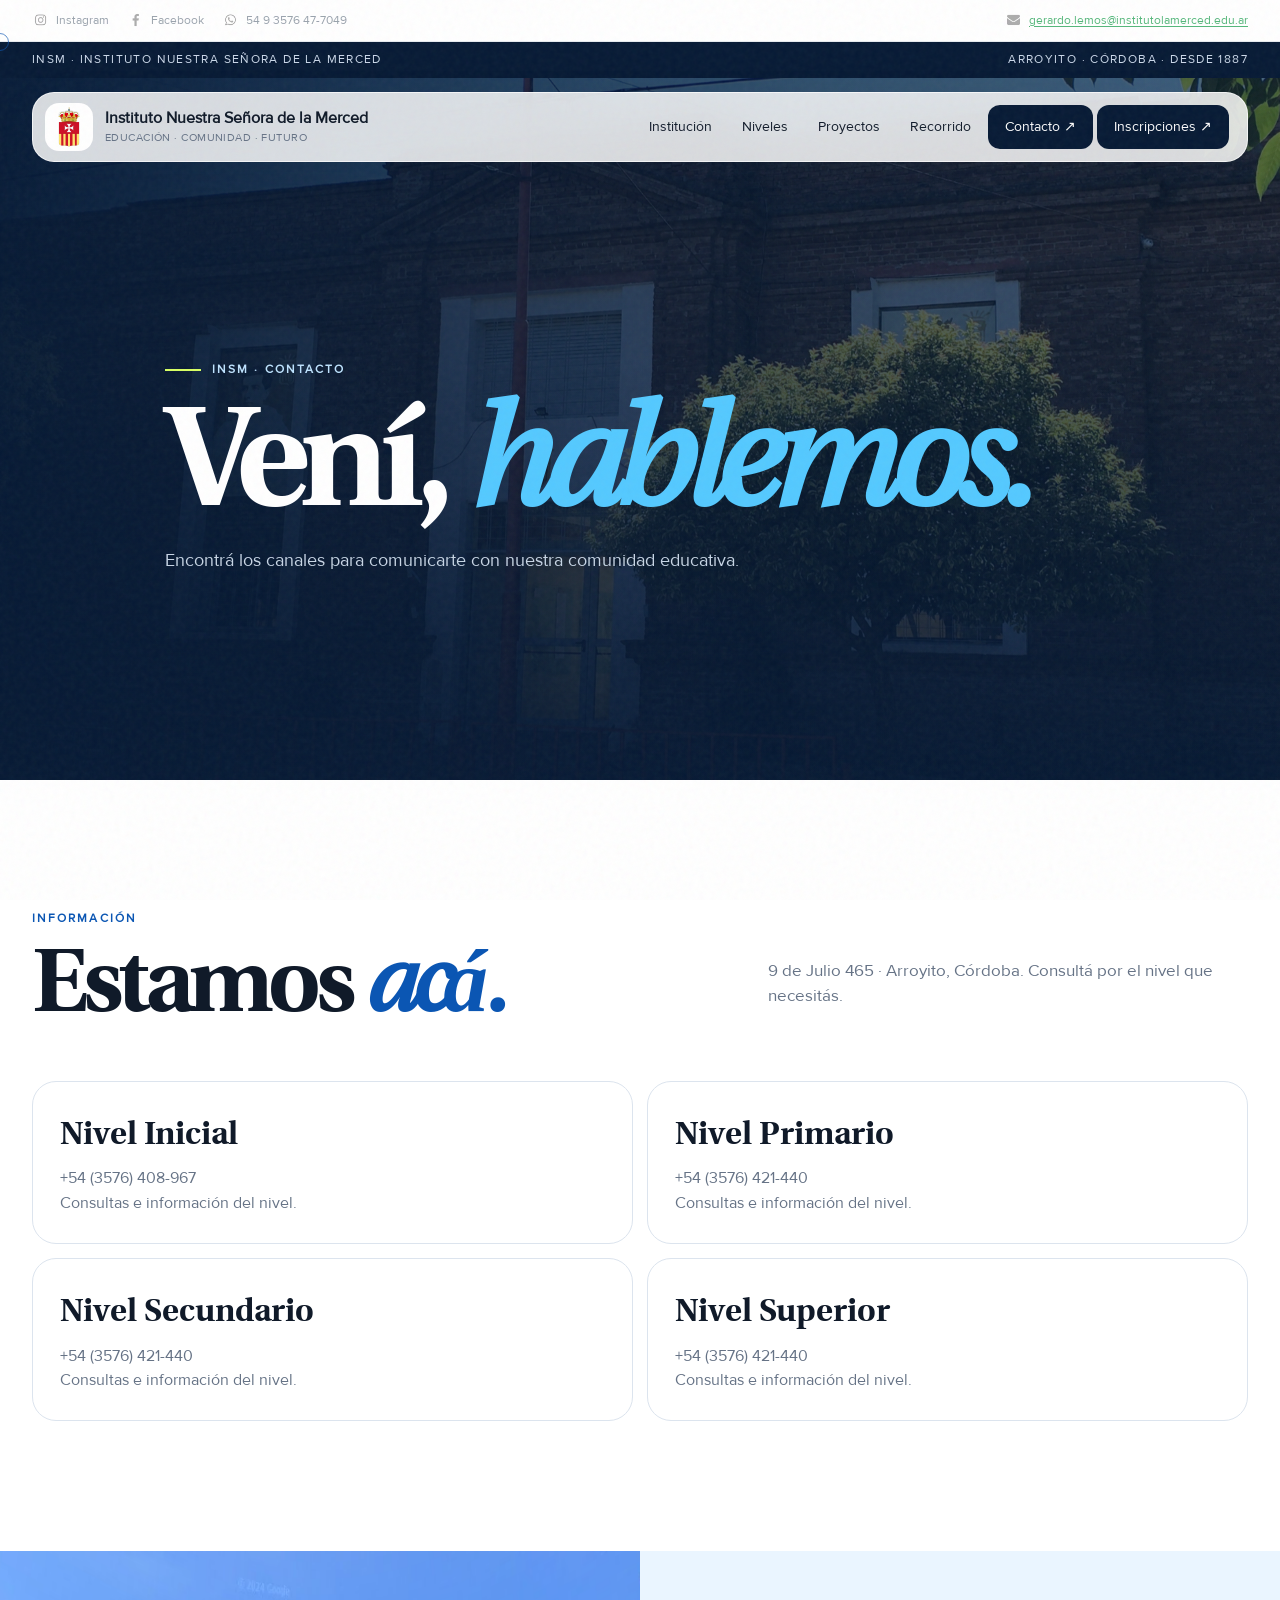
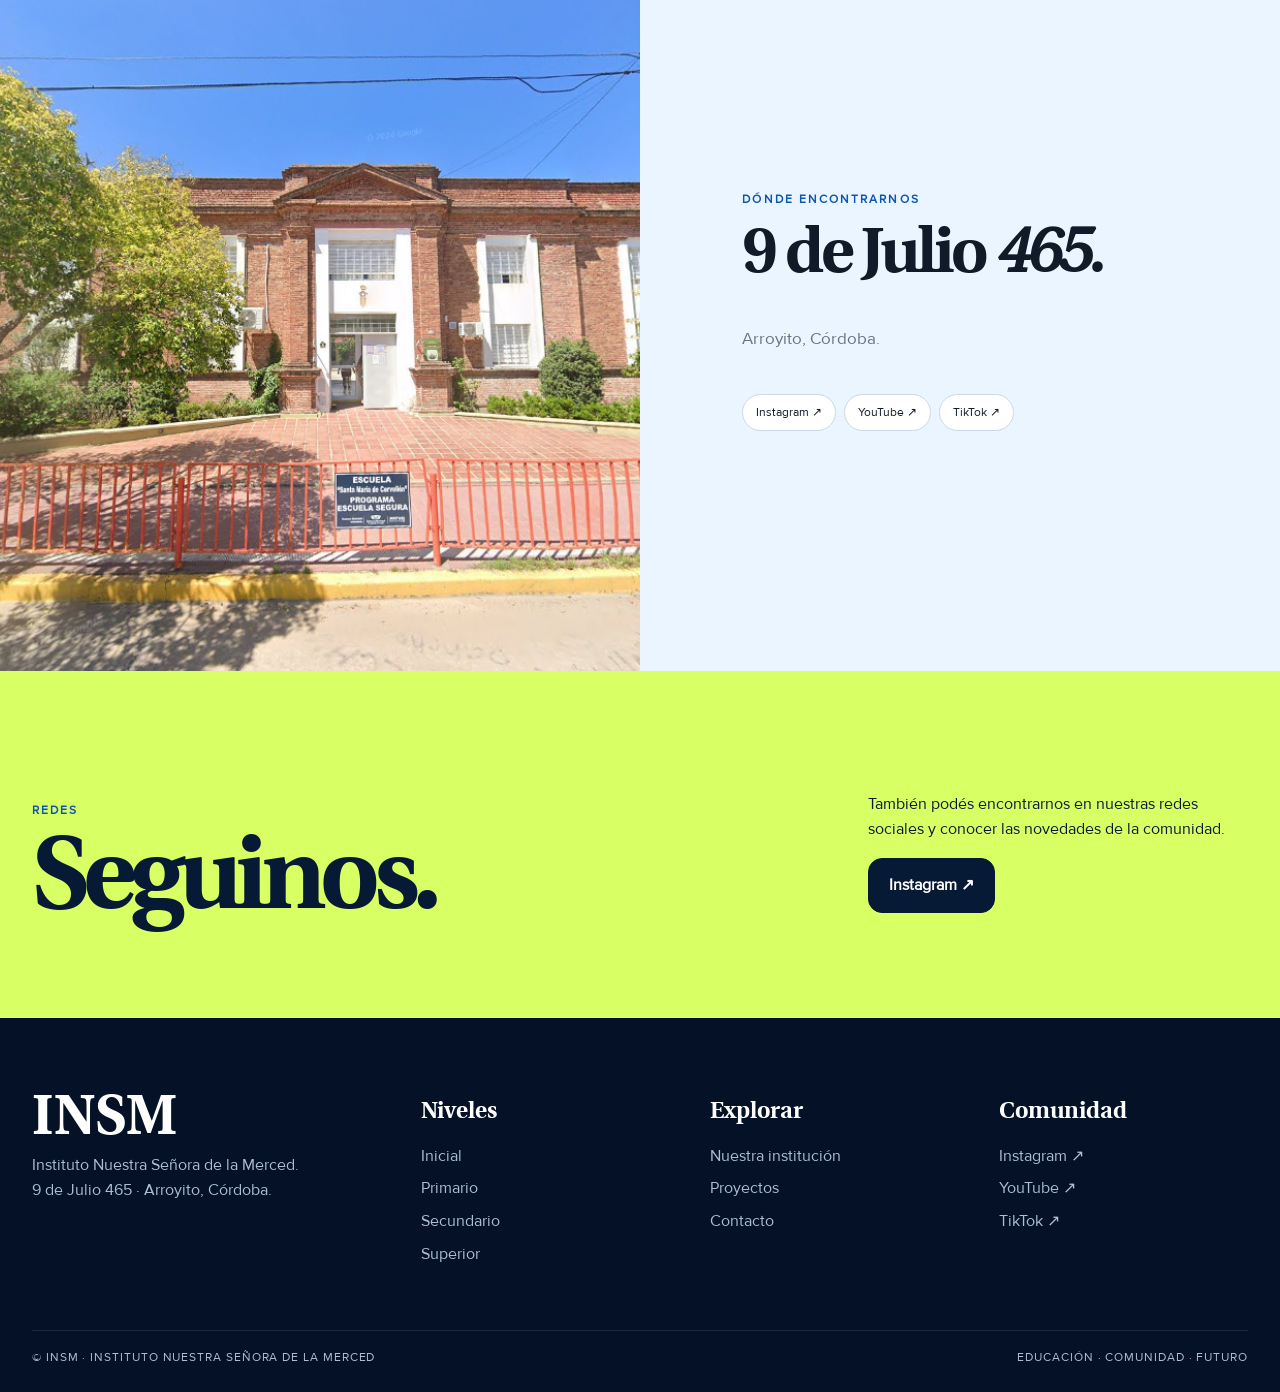
<file: Contacto.html>
<!doctype html><html lang="es"><head><meta charset="utf-8"><meta name="viewport" content="width=device-width,initial-scale=1"><title>Contacto · INSM</title><meta name="description" content="Instituto Nuestra Señora de la Merced · Arroyito, Córdoba"><link rel="icon" href="img/favicon.ico"><link rel="stylesheet" href="modern.css"></head><body><div class="social-contact-bar"><div class="container social-contact-shell"><div class="social-group"><a href="https://www.instagram.com/mercedariasarroyito/" target="_blank" rel="noopener" aria-label="Instagram"><img src="img/social/instagram.png" alt="Instagram"> <span>Instagram</span></a><a href="https://www.facebook.com/estilomercedarioarroyito" target="_blank" rel="noopener" aria-label="Facebook"><img src="img/social/facebook.png" alt="Facebook"> <span>Facebook</span></a><a href="https://wa.me/5493576477049" target="_blank" rel="noopener" aria-label="WhatsApp"><img src="img/social/whatsapp.png" alt="WhatsApp"> <span>54 9 3576 47-7049</span></a></div><div class="contact-group"><a href="mailto:gerardo.lemos@institutolamerced.edu.ar" aria-label="Correo electrónico"><img src="img/social/gmail.png" alt="Gmail"> <span>gerardo.lemos@institutolamerced.edu.ar</span></a></div></div></div><div class="progress"></div><div class="cursor"></div><div class="topline"><div class="container"><span>INSM · Instituto Nuestra Señora de la Merced</span><span>Arroyito · Córdoba · Desde 1887</span></div></div><header class="site-nav"><div class="container nav-shell"><a class="brand" href="index.html"><img class="brand-mark" src="img/logo.png" alt="INSM"><span class="brand-text">Instituto Nuestra Señora de la Merced<small>EDUCACIÓN · COMUNIDAD · FUTURO</small></span></a><nav class="nav-links"><a href="NuestroColegio.html">Institución</a><a href="index.html#niveles">Niveles</a><a href="Proyectos.html">Proyectos</a><a href="index.html#recorrido">Recorrido</a><a href="Contacto.html" class="nav-cta">Contacto ↗</a><a href="Inscripciones.html" class="nav-cta">Inscripciones ↗</a></nav><button class="menu-toggle" aria-label="Abrir menú">☰</button></div></header><div class="mobile-menu"><a href="NuestroColegio.html">Institución</a><a href="index.html#niveles">Niveles</a><a href="Proyectos.html">Proyectos</a><a href="index.html#recorrido">Recorrido</a><a href="Contacto.html">Contacto</a></div><main><section class="page-hero"><div class="page-hero-bg"><img src="img/entrada copy.png" data-parallax alt="INSM"></div><div class="container page-hero-content"><div class="eyebrow reveal">INSM · Contacto</div><h1 class="reveal delay-1">Vení, <em>hablemos.</em></h1><p class="reveal delay-2">Encontrá los canales para comunicarte con nuestra comunidad educativa.</p></div></section><section class="section white"><div class="container"><div class="section-head"><div><div class="section-label">Información</div><h2 class="display">Estamos <em>acá.</em></h2></div><p class="section-intro">9 de Julio 465 · Arroyito, Córdoba. Consultá por el nivel que necesitás.</p></div><div class="contact-cards"><article class="contact-card"><h3>Nivel Inicial</h3><p>+54 (3576) 408-967</p><p>Consultas e información del nivel.</p></article><article class="contact-card"><h3>Nivel Primario</h3><p>+54 (3576) 421-440</p><p>Consultas e información del nivel.</p></article><article class="contact-card"><h3>Nivel Secundario</h3><p>+54 (3576) 421-440</p><p>Consultas e información del nivel.</p></article><article class="contact-card"><h3>Nivel Superior</h3><p>+54 (3576) 421-440</p><p>Consultas e información del nivel.</p></article></div></div></section><section class="split-image"><div class="photo" style="background-image:url('img/entrada.png')"></div><div class="content"><div class="section-label">Dónde encontrarnos</div><h3>9 de Julio <em>465.</em></h3><p>Arroyito, Córdoba.</p><div class="pill-row"><span class="pill">Instagram ↗</span><span class="pill">YouTube ↗</span><span class="pill">TikTok ↗</span></div></div></section><section class="cta"><div class="container cta-grid"><div><div class="section-label">Redes</div><h2>Seguinos.</h2></div><div><p>También podés encontrarnos en nuestras redes sociales y conocer las novedades de la comunidad.</p><a class="btn" href="https://www.instagram.com/mercedariasarroyito/" target="_blank">Instagram ↗</a></div></div></section></main><footer class="footer"><div class="container footer-grid"><div><div class="footer-brand">INSM</div><p>Instituto Nuestra Señora de la Merced.<br>9 de Julio 465 · Arroyito, Córdoba.</p></div><div><h3>Niveles</h3><a href="NivelInicial.html">Inicial</a><a href="NivelPrimario.html">Primario</a><a href="NivelSecundario.html">Secundario</a><a href="NivelTerciario.html">Superior</a></div><div><h3>Explorar</h3><a href="NuestroColegio.html">Nuestra institución</a><a href="Proyectos.html">Proyectos</a><a href="Contacto.html">Contacto</a></div><div><h3>Comunidad</h3><a href="https://www.instagram.com/mercedariasarroyito/" target="_blank">Instagram ↗</a><a href="https://www.youtube.com/@INSM.DIGITAL" target="_blank">YouTube ↗</a><a href="https://www.tiktok.com/@insm.digital" target="_blank">TikTok ↗</a></div></div><div class="container footer-bottom"><span>© INSM · Instituto Nuestra Señora de la Merced</span><span>Educación · Comunidad · Futuro</span></div></footer><script src="site.js"></script></body></html>
</file>
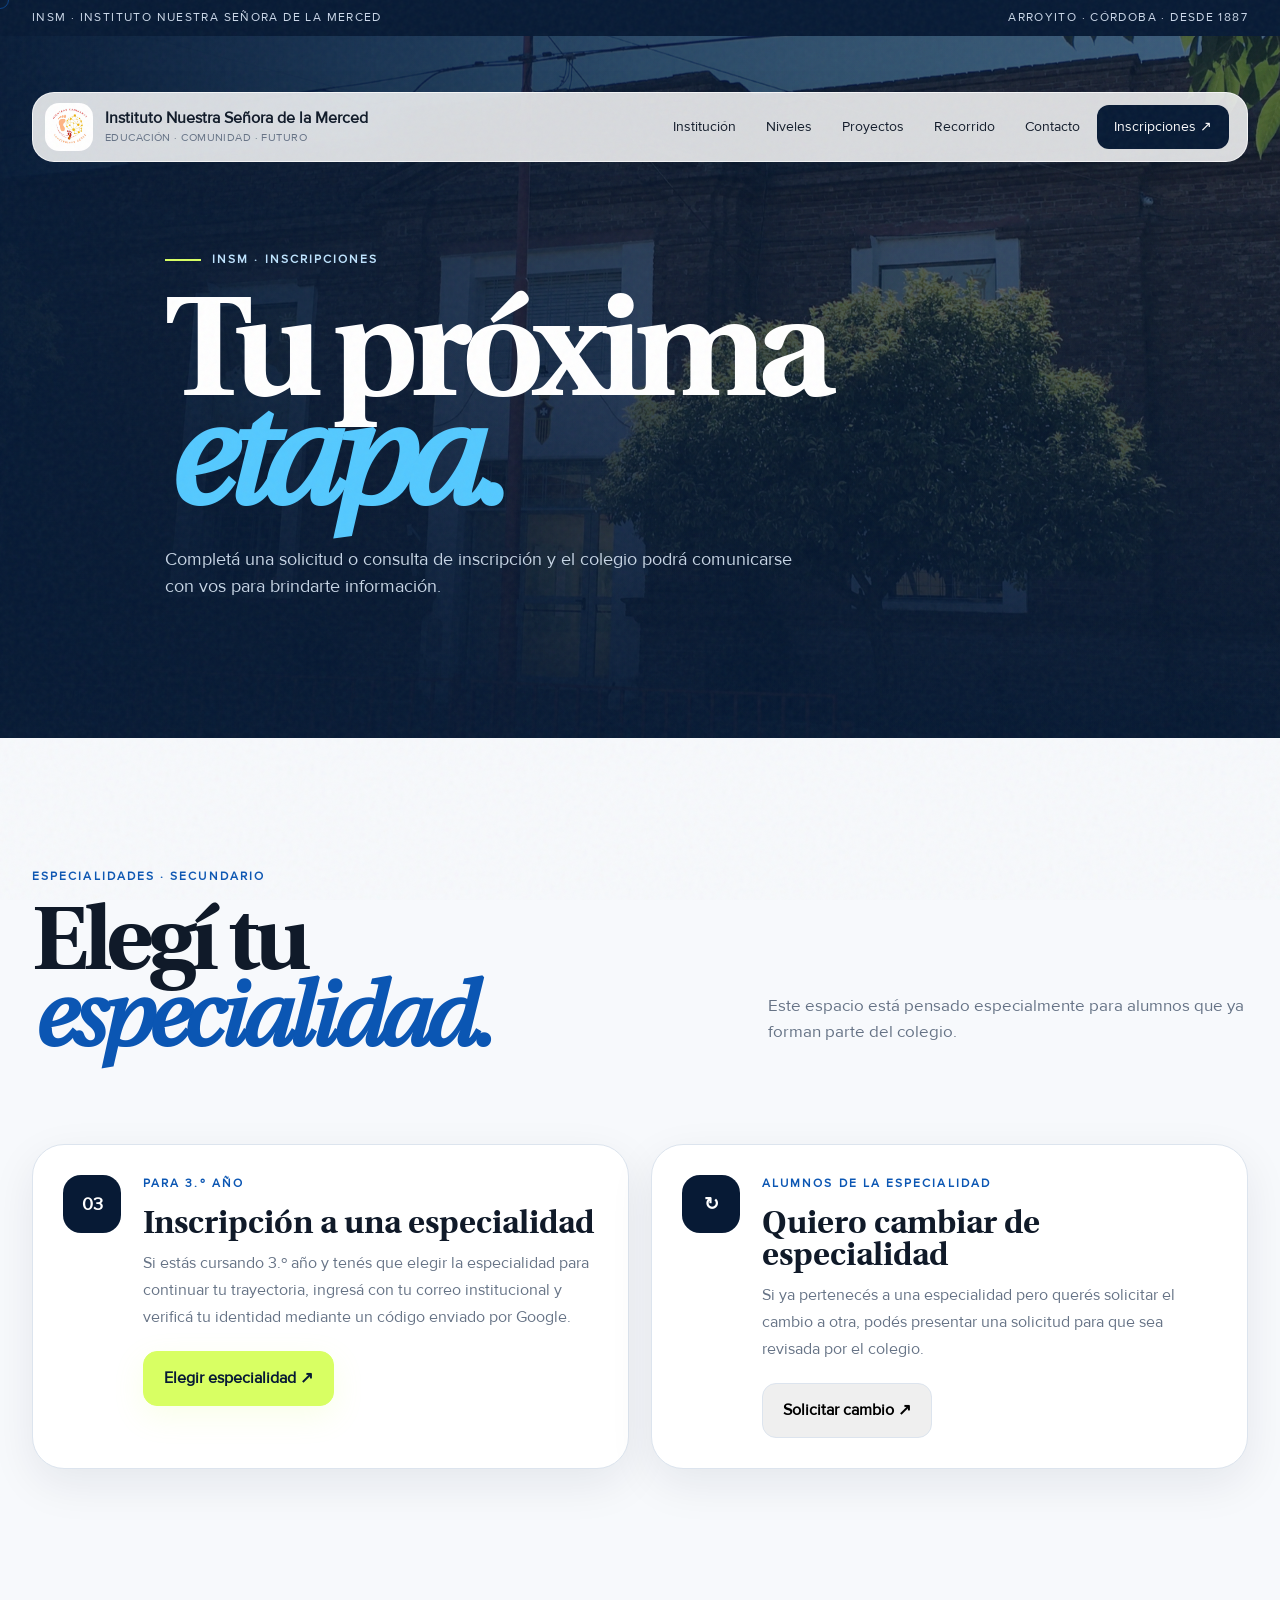
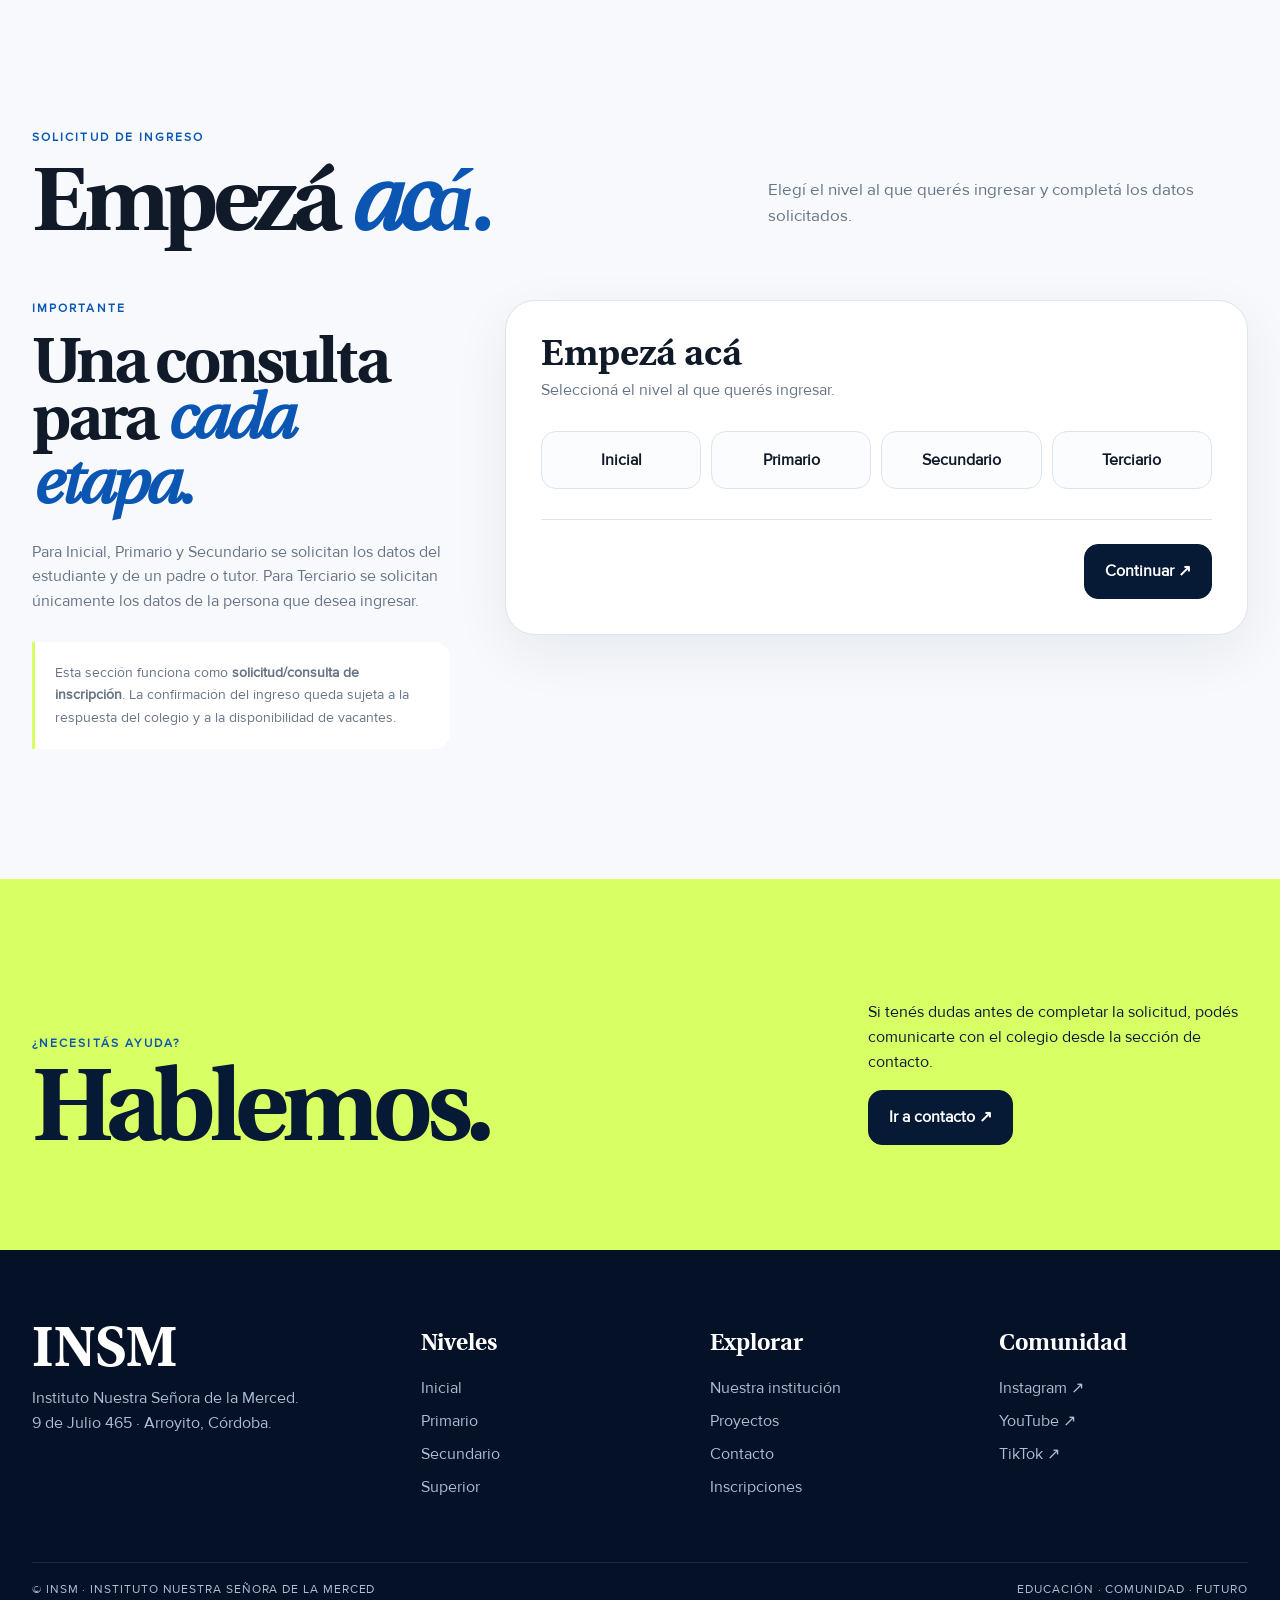
<file: Inscripciones.html>
<!doctype html>
<html lang="es">
<head>
<meta charset="utf-8">
<meta name="viewport" content="width=device-width,initial-scale=1">
<title>Inscripciones · INSM</title>
<link rel="stylesheet" href="modern.css">
</head>

<body>

<div class="progress"></div>
<div class="cursor"></div>

<div class="topline">
  <div class="container">
    <span>INSM · Instituto Nuestra Señora de la Merced</span>
    <span>Arroyito · Córdoba · Desde 1887</span>
  </div>
</div>

<header class="site-nav">
  <div class="container nav-shell">

    <a class="brand" href="index.html">
      <img class="brand-mark" src="img/LOGO MERCEDARIO.jpg" alt="INSM">

      <span class="brand-text">
        Instituto Nuestra Señora de la Merced
        <small>EDUCACIÓN · COMUNIDAD · FUTURO</small>
      </span>
    </a>

    <nav class="nav-links">
      <a href="NuestroColegio.html">Institución</a>
      <a href="index.html#niveles">Niveles</a>
      <a href="Proyectos.html">Proyectos</a>
      <a href="index.html#recorrido">Recorrido</a>
      <a href="Contacto.html">Contacto</a>
      <a href="Inscripciones.html" class="nav-cta">
        Inscripciones ↗
      </a>
    </nav>

    <button
      class="menu-toggle"
      aria-label="Abrir menú">
      ☰
    </button>

  </div>
</header>


<div class="mobile-menu">

  <a href="NuestroColegio.html">Institución</a>
  <a href="index.html#niveles">Niveles</a>
  <a href="Proyectos.html">Proyectos</a>
  <a href="index.html#recorrido">Recorrido</a>
  <a href="Contacto.html">Contacto</a>
  <a href="Inscripciones.html">Inscripciones</a>

</div>


<main>

<section class="page-hero">

  <div class="page-hero-bg">

    <img
      src="img/entrada copy.png"
      data-parallax
      alt="INSM">

  </div>

  <div class="container page-hero-content">

    <div class="eyebrow reveal">
      INSM · Inscripciones
    </div>

    <h1 class="reveal delay-1">
      Tu próxima <em>etapa.</em>
    </h1>

    <p class="reveal delay-2">
      Completá una solicitud o consulta de inscripción y el colegio podrá comunicarse con vos para brindarte información.
    </p>

  </div>

</section>


<!-- =========================================================
     ESPECIALIDADES
     
     ESTA PARTE SE MANTIENE FUNCIONANDO COMO ESTABA.
     UTILIZA SU PROPIA APLICACIÓN DE GOOGLE APPS SCRIPT.
========================================================= -->

<section
  class="section specialty-section"
  id="especialidades">

  <div class="container">

    <div class="section-head reveal">

      <div>

        <div class="section-label">
          Especialidades · Secundario
        </div>

        <h2 class="display">
          Elegí tu <em>especialidad.</em>
        </h2>

      </div>

      <p class="section-intro">
        Este espacio está pensado especialmente para alumnos que ya forman parte del colegio.
      </p>

    </div>


    <div class="specialty-cards">

      <article class="specialty-card reveal">

        <div class="specialty-icon">
          03
        </div>

        <div>

          <div class="section-label">
            Para 3.º año
          </div>

          <h3>
            Inscripción a una especialidad
          </h3>

          <p>
            Si estás cursando 3.º año y tenés que elegir la especialidad para continuar tu trayectoria, ingresá con tu correo institucional y verificá tu identidad mediante un código enviado por Google.
          </p>

          <button
            class="btn btn-primary"
            type="button"
            onclick="openSpecialty('new')">

            Elegir especialidad ↗

          </button>

        </div>

      </article>


      <article class="specialty-card reveal delay-1">

        <div class="specialty-icon">
          ↻
        </div>

        <div>

          <div class="section-label">
            Alumnos de la especialidad
          </div>

          <h3>
            Quiero cambiar de especialidad
          </h3>

          <p>
            Si ya pertenecés a una especialidad pero querés solicitar el cambio a otra, podés presentar una solicitud para que sea revisada por el colegio.
          </p>

          <button
            class="btn"
            type="button"
            onclick="openSpecialty('change')">

            Solicitar cambio ↗

          </button>

        </div>

      </article>

    </div>


    <div
      id="specialtyPanel"
      class="specialty-panel"
      aria-hidden="true">

      <div class="specialty-panel-head">

        <div>

          <div
            class="section-label"
            id="specialtyLabel">

            Verificación

          </div>

          <h3 id="specialtyTitle">
            Verificá tu correo institucional
          </h3>

        </div>

        <button
          type="button"
          class="panel-close"
          onclick="closeSpecialty()"
          aria-label="Cerrar">

          ×

        </button>

      </div>


      <div
        class="verify-box"
        id="verifyBox">

        <p>
          Para continuar, ingresá tu
          <strong>correo institucional de Google</strong>.
          Te enviaremos un código de 6 dígitos.
        </p>

        <div class="form-grid">

          <div class="form-field full">

            <label for="specialtyEmail">
              Correo institucional *
            </label>

            <input
              id="specialtyEmail"
              type="email"
              placeholder="nombre@institutolamerced.edu.ar"
              autocomplete="email">

          </div>

        </div>

        <div class="form-actions">

          <span></span>

          <button
            class="btn btn-primary"
            type="button"
            onclick="sendSpecialtyCode()">

            Enviar código ↗

          </button>

        </div>

        <div
          id="verifyMessage"
          class="form-message">
        </div>

      </div>


      <div
        class="verify-box"
        id="codeBox"
        style="display:none">

        <p>
          Revisá tu correo e ingresá el código recibido.
        </p>

        <div class="form-grid">

          <div class="form-field full">

            <label for="specialtyCode">
              Código de verificación *
            </label>

            <input
              id="specialtyCode"
              type="text"
              inputmode="numeric"
              maxlength="6"
              placeholder="000000">

          </div>

        </div>

        <div class="form-actions">

          <button
            class="btn"
            type="button"
            onclick="sendSpecialtyCode()">

            Reenviar código

          </button>

          <button
            class="btn btn-primary"
            type="button"
            onclick="verifySpecialtyCode()">

            Verificar ↗

          </button>

        </div>

        <div
          id="codeMessage"
          class="form-message">
        </div>

      </div>


      <form
        id="specialtyNewForm"
        class="specialty-inner-form"
        style="display:none"
        onsubmit="submitSpecialty(event)">

        <div class="section-label">
          Inscripción · 3.º año
        </div>

        <h4>
          Elegí cómo querés continuar
        </h4>

        <div class="form-grid">

          <div class="form-field">

            <label for="newName">
              Nombre y apellido *
            </label>

            <input
              id="newName"
              required>

          </div>

          <div class="form-field">

            <label for="newCourse">
              Curso *
            </label>

            <input
              id="newCourse"
              value="3.º año"
              readonly>

          </div>

          <div class="form-field full">

            <label for="newSpecialty">
              Especialidad elegida *
            </label>

            <select
              id="newSpecialty"
              required>

              <option value="">
                Seleccionar especialidad
              </option>

              <option value="Informática">
                Informática
              </option>

              <option value="Ciencias Sociales y Humanidades">
                Ciencias Sociales y Humanidades
              </option>

            </select>

          </div>

          <div class="form-field full">

            <label for="newObs">
              Observaciones (opcional)
            </label>

            <textarea
              id="newObs"
              rows="4"></textarea>

          </div>

        </div>

        <div class="form-actions">

          <span></span>

          <button
            class="btn btn-primary"
            type="submit">

            Confirmar elección ↗

          </button>

        </div>

        <div
          id="newMessage"
          class="form-message">
        </div>

      </form>


      <form
        id="specialtyChangeForm"
        class="specialty-inner-form"
        style="display:none"
        onsubmit="submitChange(event)">

        <div class="section-label">
          Solicitud de cambio
        </div>

        <h4>
          Pedí el cambio de especialidad
        </h4>

        <div class="form-grid">

          <div class="form-field">

            <label for="changeName">
              Nombre y apellido *
            </label>

            <input
              id="changeName"
              required>

          </div>

          <div class="form-field">

            <label for="changeCourse">
              Curso *
            </label>

            <select
              id="changeCourse"
              required>

              <option value="">
                Seleccionar
              </option>

              <option>
                4.º año
              </option>

              <option>
                5.º año
              </option>

              <option>
                6.º año
              </option>

            </select>

          </div>

          <div class="form-field">

            <label for="currentSpecialty">
              Especialidad actual *
            </label>

            <select
              id="currentSpecialty"
              required>

              <option value="">
                Seleccionar
              </option>

              <option>
                Informática
              </option>

              <option>
                Ciencias Sociales y Humanidades
              </option>

            </select>

          </div>

          <div class="form-field">

            <label for="newChangeSpecialty">
              Especialidad a la que querés cambiarte *
            </label>

            <select
              id="newChangeSpecialty"
              required>

              <option value="">
                Seleccionar
              </option>

              <option>
                Informática
              </option>

              <option>
                Ciencias Sociales y Humanidades
              </option>

            </select>

          </div>

          <div class="form-field full">

            <label for="changeReason">
              Motivo de la solicitud *
            </label>

            <textarea
              id="changeReason"
              rows="5"
              required></textarea>

          </div>

        </div>

        <div class="form-actions">

          <span></span>

          <button
            class="btn btn-primary"
            type="submit">

            Enviar solicitud ↗

          </button>

        </div>

        <div
          id="changeMessage"
          class="form-message">
        </div>

      </form>

    </div>

  </div>

</section>


<!-- =========================================================
     INSCRIPCIONES GENERALES
========================================================= -->

<section class="section enrollment-section">

  <div class="container">

    <div class="section-head reveal">

      <div>

        <div class="section-label">
          Solicitud de ingreso
        </div>

        <h2 class="display">
          Empezá <em>acá.</em>
        </h2>

      </div>

      <p class="section-intro">
        Elegí el nivel al que querés ingresar y completá los datos solicitados.
      </p>

    </div>


    <div class="enrollment-layout">

      <div class="enrollment-intro reveal">

        <div class="section-label">
          Importante
        </div>

        <h3>
          Una consulta para <em>cada etapa.</em>
        </h3>

        <p>
          Para Inicial, Primario y Secundario se solicitan los datos del estudiante y de un padre o tutor. Para Terciario se solicitan únicamente los datos de la persona que desea ingresar.
        </p>

        <div class="enrollment-note">

          Esta sección funciona como
          <strong>solicitud/consulta de inscripción</strong>.
          La confirmación del ingreso queda sujeta a la respuesta del colegio y a la disponibilidad de vacantes.

        </div>

      </div>


      <form
        id="enrollmentForm"
        class="enrollment-form reveal"
        novalidate
        action="#"
        method="POST">

        <div
          class="form-step active"
          id="step1">

          <h3 class="form-section-title">
            Empezá acá
          </h3>

          <p class="form-section-subtitle">
            Seleccioná el nivel al que querés ingresar.
          </p>

          <div class="level-selector">

            <label>

              <input
                type="radio"
                name="nivel"
                value="Inicial"
                required>

              <span>
                Inicial
              </span>

            </label>

            <label>

              <input
                type="radio"
                name="nivel"
                value="Primario">

              <span>
                Primario
              </span>

            </label>

            <label>

              <input
                type="radio"
                name="nivel"
                value="Secundario">

              <span>
                Secundario
              </span>

            </label>

            <label>

              <input
                type="radio"
                name="nivel"
                value="Terciario">

              <span>
                Terciario
              </span>

            </label>

          </div>

          <div class="form-actions">

            <span></span>

            <button
              type="button"
              class="btn btn-dark"
              id="nextStep">

              Continuar ↗

            </button>

          </div>

        </div>


        <div
          class="form-step"
          id="step2">

          <h3
            class="form-section-title"
            id="personTitle">

            Datos del estudiante

          </h3>

          <p class="form-section-subtitle">
            Completá los datos solicitados.
          </p>


          <div class="form-grid">

            <div class="form-field">

              <label for="nombre">
                Nombre y apellido *
              </label>

              <input
                id="nombre"
                name="nombre"
                type="text"
                autocomplete="name"
                required>

            </div>


            <div class="form-field">

              <label for="dni">
                DNI *
              </label>

              <input
                id="dni"
                name="dni"
                type="text"
                inputmode="numeric"
                pattern="[0-9]{8}"
                minlength="8"
                maxlength="8"
                required>

            </div>


            <div class="form-field">

              <label for="nacimiento">
                Fecha de nacimiento *
              </label>

              <input
                id="nacimiento"
                name="nacimiento"
                type="date"
                required>

            </div>


            <div class="form-field">

              <label for="domicilio">
                Domicilio *
              </label>

              <input
                id="domicilio"
                name="domicilio"
                type="text"
                autocomplete="street-address"
                required>

            </div>


            <div class="form-field">

              <label for="ciudad">
                Ciudad *
              </label>

              <input
                id="ciudad"
                name="ciudad"
                type="text"
                required>

            </div>


            <div class="form-field">

              <label for="telefono">
                Número de teléfono *
              </label>

              <input
                id="telefono"
                name="telefono"
                type="tel"
                inputmode="numeric"
                pattern="[0-9]+"
                required>

            </div>


            <div class="form-field">

              <label for="email">
                Gmail *
              </label>

              <input
                id="email"
                name="email"
                type="email"
                autocomplete="email"
                required>

            </div>


            <div
              class="form-field full"
              id="cursoBox">

              <label
                for="curso"
                id="cursoLabel">

                ¿A qué curso ingresaría? *

              </label>

              <select
                id="curso"
                name="curso"
                required>

                <option value="">
                  Seleccionar curso
                </option>

                <option value="1">
                  1
                </option>

                <option value="2">
                  2
                </option>

                <option value="3">
                  3
                </option>

                <option value="4">
                  4
                </option>

                <option value="5">
                  5
                </option>

                <option value="6">
                  6
                </option>

              </select>

            </div>


            <!-- =====================================================
                 ESPECIALIDAD GENERAL
                 
                 APARECE ÚNICAMENTE EN:
                 SECUNDARIO + 4.º / 5.º / 6.º
            ====================================================== -->

            <div
              class="form-field full"
              id="especialidadBox"
              style="display:none;">

              <label for="especialidad">
                Elegí tu especialidad *
              </label>

              <select
                id="especialidad"
                name="especialidad">

                <option value="">
                  Seleccionar especialidad
                </option>

                <option value="Informática">
                  Informática
                </option>

                <option value="Ciencias Sociales y Humanidades">
                  Ciencias Sociales y Humanidades
                </option>

              </select>

            </div>


          </div>


          <div
            id="schoolQuestions"
            class="conditional">

            <div class="form-field">

              <label>
                ¿Tiene hermanos en el colegio? *
              </label>

              <div class="radio-row">

                <div class="radio-option">

                  <input
                    id="hermanosSi"
                    type="radio"
                    name="hermanos"
                    value="Sí">

                  <label for="hermanosSi">
                    Sí
                  </label>

                </div>

                <div class="radio-option">

                  <input
                    id="hermanosNo"
                    type="radio"
                    name="hermanos"
                    value="No">

                  <label for="hermanosNo">
                    No
                  </label>

                </div>

              </div>

            </div>


            <div
              id="hermanoBox"
              class="form-field"
              style="display:none;margin-top:15px">

              <label for="nombreHermano">
                Nombre del hermano *
              </label>

              <input
                id="nombreHermano"
                name="nombreHermano"
                type="text">

            </div>

          </div>


          <div
            id="tutorBox"
            class="conditional">

            <h3
              class="form-section-title"
              style="font-size:1.8rem">

              Datos del padre o tutor

            </h3>

            <p class="form-section-subtitle">
              Solo necesitamos nombre y DNI.
            </p>

            <div class="form-grid">

              <div class="form-field">

                <label for="tutorNombre">
                  Nombre y apellido *
                </label>

                <input
                  id="tutorNombre"
                  name="tutorNombre"
                  type="text"
                  autocomplete="name">

              </div>


              <div class="form-field">

                <label for="tutorDni">
                  DNI *
                </label>

                <input
                  id="tutorDni"
                  name="tutorDni"
                  type="text"
                  inputmode="numeric"
                  pattern="[0-9]{8}"
                  minlength="8"
                  maxlength="8">

              </div>

            </div>

          </div>


          <div class="form-actions">

            <button
              type="button"
              class="btn"
              id="backStep">

              ← Volver

            </button>

            <button
              type="submit"
              class="btn btn-primary">

              Enviar solicitud ↗

            </button>

          </div>


          <div
            id="formMessage"
            class="form-message">
          </div>

        </div>

      </form>

    </div>

  </div>

</section>


<section class="cta">

  <div class="container cta-grid">

    <div>

      <div class="section-label">
        ¿Necesitás ayuda?
      </div>

      <h2>
        Hablemos.
      </h2>

    </div>

    <div>

      <p>
        Si tenés dudas antes de completar la solicitud, podés comunicarte con el colegio desde la sección de contacto.
      </p>

      <a
        class="btn"
        href="Contacto.html">

        Ir a contacto ↗

      </a>

    </div>

  </div>

</section>

</main>


<footer class="footer">

  <div class="container footer-grid">

    <div>

      <div class="footer-brand">
        INSM
      </div>

      <p>
        Instituto Nuestra Señora de la Merced.<br>
        9 de Julio 465 · Arroyito, Córdoba.
      </p>

    </div>


    <div>

      <h3>
        Niveles
      </h3>

      <a href="NivelInicial.html">
        Inicial
      </a>

      <a href="NivelPrimario.html">
        Primario
      </a>

      <a href="NivelSecundario.html">
        Secundario
      </a>

      <a href="NivelTerciario.html">
        Superior
      </a>

    </div>


    <div>

      <h3>
        Explorar
      </h3>

      <a href="NuestroColegio.html">
        Nuestra institución
      </a>

      <a href="Proyectos.html">
        Proyectos
      </a>

      <a href="Contacto.html">
        Contacto
      </a>

      <a href="Inscripciones.html">
        Inscripciones
      </a>

    </div>


    <div>

      <h3>
        Comunidad
      </h3>

      <a
        href="https://www.instagram.com/mercedariasarroyito/"
        target="_blank">

        Instagram ↗

      </a>

      <a
        href="https://www.youtube.com/@INSM.DIGITAL"
        target="_blank">

        YouTube ↗

      </a>

      <a
        href="https://www.tiktok.com/@insm.digital"
        target="_blank">

        TikTok ↗

      </a>

    </div>

  </div>


  <div class="container footer-bottom">

    <span>
      © INSM · Instituto Nuestra Señora de la Merced
    </span>

    <span>
      Educación · Comunidad · Futuro
    </span>

  </div>

</footer>


<script src="site.js"></script>


<!-- =========================================================
     INSCRIPCIONES GENERALES
     CONEXIÓN CON Inscripciones.gs
========================================================= -->

<script>

(function(){

const INSCRIPTIONS_API_URL =
  'https://script.google.com/macros/s/AKfycbwIXceCYbE7soBa9hf2M-oMT6DxVKeDQgtIriCq3a2feZf9zufJGU-diVgG3NltusqH/exec';


const form =
  document.getElementById('enrollmentForm');

const step1 =
  document.getElementById('step1');

const step2 =
  document.getElementById('step2');

const next =
  document.getElementById('nextStep');

const back =
  document.getElementById('backStep');

const message =
  document.getElementById('formMessage');

const personTitle =
  document.getElementById('personTitle');

const schoolQuestions =
  document.getElementById('schoolQuestions');

const tutorBox =
  document.getElementById('tutorBox');

const hermanoBox =
  document.getElementById('hermanoBox');

const nombreHermano =
  document.getElementById('nombreHermano');

const curso =
  document.getElementById('curso');

const cursoBox =
  document.getElementById('cursoBox');

const cursoLabel =
  document.getElementById('cursoLabel');

const especialidadBox =
  document.getElementById('especialidadBox');

const especialidad =
  document.getElementById('especialidad');

const dni =
  document.getElementById('dni');

const tutorDni =
  document.getElementById('tutorDni');

const telefono =
  document.getElementById('telefono');

let nivel = '';


/* =========================================================
   ESPECIALIDAD SEGÚN NIVEL Y CURSO
========================================================= */

function actualizarEspecialidad(){
  const nivelSeleccionado =
    document.querySelector('input[name="nivel"]:checked')?.value || '';

  const cursoSeleccionado = curso.value || '';

  console.log('NIVEL:', nivelSeleccionado);
  console.log('CURSO:', cursoSeleccionado);

  const mostrar =
    nivelSeleccionado === 'Secundario' &&
    ['4', '5', '6'].includes(cursoSeleccionado);

  console.log('MOSTRAR ESPECIALIDAD:', mostrar);

  if (mostrar) {
    especialidadBox.style.setProperty('display', 'block', 'important');
    especialidadBox.hidden = false;
    especialidad.disabled = false;
    especialidad.required = true;
  } else {
    especialidadBox.style.setProperty('display', 'none', 'important');
    especialidadBox.hidden = true;
    especialidad.disabled = false;
    especialidad.required = false;
    especialidad.value = '';
  }
}


/* =========================================================
   CURSOS SEGÚN NIVEL
========================================================= */

function actualizarCursos(){

  nivel =
    document.querySelector(
      'input[name="nivel"]:checked'
    )?.value || '';


  if(nivel === 'Terciario'){

    cursoBox.style.display = 'none';

    curso.required = false;
    curso.value = '';

    actualizarEspecialidad();

    return;

  }


  cursoBox.style.display =
    'block';

  curso.required =
    true;


  const actual =
    curso.value;


  if(nivel === 'Inicial'){

    cursoLabel.textContent =
      '¿A qué sala ingresaría? *';


    curso.innerHTML = `

      <option value="">
        Seleccionar sala
      </option>

      <option value="Sala de 3">
        Sala de 3
      </option>

      <option value="Sala de 4">
        Sala de 4
      </option>

      <option value="Sala de 5">
        Sala de 5
      </option>

    `;

  }

  else{

    cursoLabel.textContent =
      '¿A qué curso ingresaría? *';


    curso.innerHTML = `

      <option value="">
        Seleccionar curso
      </option>

      <option value="1">
        1
      </option>

      <option value="2">
        2
      </option>

      <option value="3">
        3
      </option>

      <option value="4">
        4
      </option>

      <option value="5">
        5
      </option>

      <option value="6">
        6
      </option>

    `;

  }


  if(
    [...curso.options].some(
      option =>
        option.value === actual
    )
  ){

    curso.value =
      actual;

  }


  actualizarEspecialidad();

}


/* =========================================================
   ACTUALIZAR FORMULARIO
========================================================= */

function actualizar(){

  nivel =
    document.querySelector(
      'input[name="nivel"]:checked'
    )?.value || '';


  const esTerciario =
    nivel === 'Terciario';


  personTitle.textContent =
    esTerciario
      ? 'Datos de la persona'
      : 'Datos del estudiante';


  schoolQuestions.classList.toggle(
    'visible',
    !esTerciario
  );


  tutorBox.classList.toggle(
    'visible',
    !esTerciario
  );


  document.getElementById(
    'hermanosSi'
  ).required =
    !esTerciario;


  document.getElementById(
    'hermanosNo'
  ).required =
    !esTerciario;


  document.getElementById(
    'tutorNombre'
  ).required =
    !esTerciario;


  tutorDni.required =
    !esTerciario;


  nombreHermano.required =
    document.getElementById(
      'hermanosSi'
    ).checked &&
    !esTerciario;


  actualizarEspecialidad();

}


/* =========================================================
   CAMBIO DE NIVEL
========================================================= */

document
  .querySelectorAll(
    'input[name="nivel"]'
  )
  .forEach(
    radio => {

      radio.addEventListener(
        'change',
        () => {

          actualizar();

          actualizarCursos();

          actualizarEspecialidad();

        }
      );

    }
  );


/* =========================================================
   CAMBIO DE CURSO
========================================================= */

curso.addEventListener(
  'change',
  actualizarEspecialidad
);

/* =========================================================
   HERMANOS
========================================================= */

document
  .querySelectorAll(
    'input[name="hermanos"]'
  )
  .forEach(
    radio => {

      radio.addEventListener(
        'change',
        () => {

          const si =
            document.getElementById(
              'hermanosSi'
            ).checked;


          hermanoBox.style.display =
            si
              ? 'flex'
              : 'none';


          nombreHermano.required =
            si;


          if(!si){

            nombreHermano.value =
              '';

          }

        }
      );

    }
  );


/* =========================================================
   SOLO NÚMEROS
========================================================= */

[
  dni,
  tutorDni,
  telefono
].forEach(
  input => {

    input.addEventListener(
      'input',
      () => {

        input.value =
          input.value.replace(
            /\D/g,
            ''
          );

      }
    );

  }
);


/* =========================================================
   PASAR AL PASO 2
========================================================= */

next.addEventListener(
  'click',
  () => {

    if(
      !document.querySelector(
        'input[name="nivel"]:checked'
      )
    ){

      message.className =
        'form-message error';

      message.textContent =
        'Seleccioná un nivel para continuar.';

      return;

    }


    message.className =
      'form-message';


    actualizar();

    actualizarCursos();

    actualizarEspecialidad();


    step1.classList.remove(
      'active'
    );


    step2.classList.add(
      'active'
    );

  }
);


/* =========================================================
   VOLVER AL PASO 1
========================================================= */

back.addEventListener(
  'click',
  () => {

    step2.classList.remove(
      'active'
    );


    step1.classList.add(
      'active'
    );


    message.className =
      'form-message';

  }
);


/* =========================================================
   ENVIAR INSCRIPCIÓN
========================================================= */

form.addEventListener(
  'submit',
  async function(e){

    e.preventDefault();


    actualizarEspecialidad();


    actualizar();


    if(
      !form.checkValidity()
    ){

      form.reportValidity();

      return;

    }


    nivel =
      document.querySelector(
        'input[name="nivel"]:checked'
      )?.value || '';


    if(!nivel){

      message.className =
        'form-message error';

      message.textContent =
        'Seleccioná un nivel.';

      return;

    }


    message.className =
      'form-message success';

    message.textContent =
      'Enviando solicitud...';


    const datos = {

      action:
        'guardarInscripcion',

      nivel:
        nivel.toLowerCase(),

      nombre:
        document
          .getElementById('nombre')
          .value
          .trim(),

      dni:
        document
          .getElementById('dni')
          .value
          .trim(),

      fechaNacimiento:
        document
          .getElementById('nacimiento')
          .value,

      domicilio:
        document
          .getElementById('domicilio')
          .value
          .trim(),

      ciudad:
        document
          .getElementById('ciudad')
          .value
          .trim(),

      telefono:
        document
          .getElementById('telefono')
          .value
          .trim(),

      gmail:
        document
          .getElementById('email')
          .value
          .trim(),

      hermanos:
        document.querySelector(
          'input[name="hermanos"]:checked'
        )?.value || '',

      nombreHermano:
        document
          .getElementById('nombreHermano')
          .value
          .trim(),

      padreTutor:
        document
          .getElementById('tutorNombre')
          .value
          .trim(),

      dniPadreTutor:
        document
          .getElementById('tutorDni')
          .value
          .trim(),

      curso:
        '',

      especialidad:
        ''

    };


    /* =====================================================
       INICIAL
    ===================================================== */

    if(
      nivel === 'inicial'
    ){

      datos.sala =
        curso.value;

    }


    /* =====================================================
       PRIMARIO
    ===================================================== */

    if(
      nivel === 'primario'
    ){

      datos.curso =
        curso.value;

    }


    /* =====================================================
       SECUNDARIO
    ===================================================== */

    if(
      nivel === 'secundario'
    ){

      datos.curso =
        curso.value;


      if(
        ['4', '5', '6'].includes(
          curso.value
        )
      ){

        datos.especialidad =
          especialidad.value.trim();

      }

      else{

        datos.especialidad =
          '';

      }

    }


    /* =====================================================
       TERCIARIO
    ===================================================== */

    if(
      nivel === 'terciario'
    ){

      datos.curso =
        '';

      datos.especialidad =
        '';

      datos.hermanos =
        '';

      datos.nombreHermano =
        '';

      datos.padreTutor =
        '';

      datos.dniPadreTutor =
        '';

    }


    console.log(
      'DATOS QUE SE ENVIAN:',
      datos
    );


    /* =====================================================
       ENVÍO A INSCRIPCIONES.GS
    ===================================================== */

    try{

      const respuesta =
        await fetch(
          INSCRIPTIONS_API_URL,
          {

            method:
              'POST',

            headers: {

              'Content-Type':
                'text/plain;charset=utf-8'

            },

            body:
              JSON.stringify(
                datos
              )

          }
        );


      const texto =
        await respuesta.text();


      console.log(
        'RESPUESTA INSCRIPCIONES:',
        texto
      );


      let resultado;


      try{

        resultado =
          JSON.parse(
            texto
          );

      }

      catch(error){

        throw new Error(
          'La aplicación de inscripciones devolvió una respuesta inválida.'
        );

      }


      if(
        !resultado.ok
      ){

        throw new Error(
          resultado.message ||
          'No se pudo registrar la inscripción.'
        );

      }


      message.className =
        'form-message success';


      message.textContent =
        '¡Listo! La solicitud de inscripción fue registrada correctamente.';


      form.reset();


      step2.classList.remove(
        'active'
      );


      step1.classList.add(
        'active'
      );


      cursoBox.style.display =
        'block';


      especialidadBox.style.display =
        'none';


      especialidad.required =
        false;


      especialidad.value =
        '';


      hermanoBox.style.display =
        'none';


      actualizar();

      actualizarCursos();

      actualizarEspecialidad();


    }

    catch(error){

      console.error(
        'ERROR INSCRIPCIONES:',
        error
      );


      message.className =
        'form-message error';


      message.textContent =
        error.message ||
        'No se pudo enviar la solicitud. Intentá nuevamente.';

    }

  }
);

})();

</script>


<!-- =========================================================
     ESPECIALIDADES + VERIFICACIÓN GOOGLE
     
     ESTA PARTE NO SE MODIFICA.
========================================================= -->

<script>

const SPECIALTY_API_URL =
  'https://script.google.com/macros/s/AKfycbzZdwdx1RQ07VrT1mRCOgwMwa8ttTqx12k22Vhrt8FRgEUG4pSuUTEMCe3THWcYZfq-wg/exec';


let specialtyMode =
  'new';

let specialtyVerified =
  false;


function openSpecialty(mode){

  specialtyMode =
    mode;

  specialtyVerified =
    false;


  document
    .getElementById(
      'specialtyPanel'
    )
    .classList.add(
      'open'
    );


  document
    .getElementById(
      'specialtyPanel'
    )
    .setAttribute(
      'aria-hidden',
      'false'
    );


  document
    .getElementById(
      'specialtyLabel'
    )
    .textContent =
      mode === 'new'
        ? 'Para alumnos de 3.º año'
        : 'Solicitud de cambio';


  document
    .getElementById(
      'specialtyTitle'
    )
    .textContent =
      'Verificá tu correo institucional';


  document
    .getElementById(
      'verifyBox'
    )
    .style.display =
      'block';


  document
    .getElementById(
      'codeBox'
    )
    .style.display =
      'none';


  document
    .getElementById(
      'specialtyNewForm'
    )
    .style.display =
      'none';


  document
    .getElementById(
      'specialtyChangeForm'
    )
    .style.display =
      'none';


  window.scrollTo({

    top:
      document
        .getElementById(
          'specialtyPanel'
        )
        .offsetTop - 100,

    behavior:
      'smooth'

  });

}


function closeSpecialty(){

  document
    .getElementById(
      'specialtyPanel'
    )
    .classList.remove(
      'open'
    );


  document
    .getElementById(
      'specialtyPanel'
    )
    .setAttribute(
      'aria-hidden',
      'true'
    );

}


function showMsg(
  id,
  text,
  type = 'error'
){

  const el =
    document.getElementById(
      id
    );

  el.className =
    'form-message ' + type;

  el.textContent =
    text;

}


/* =========================================================
   API ESPECIALIDADES
========================================================= */

async function api(payload){

  const r =
    await fetch(

      SPECIALTY_API_URL,

      {

        method:
          'POST',

        headers: {

          'Content-Type':
            'text/plain;charset=utf-8'

        },

        body:
          JSON.stringify(
            payload
          )

      }

    );


  const text =
    await r.text();


  console.log(
    'RESPUESTA APPS SCRIPT:',
    text
  );


  try{

    return JSON.parse(
      text
    );

  }

  catch(error){

    throw new Error(
      'Apps Script devolvió HTML en lugar de JSON.'
    );

  }

}


async function sendSpecialtyCode(){

  const email =
    document
      .getElementById(
        'specialtyEmail'
      )
      .value
      .trim()
      .toLowerCase();


  if(!email){

    showMsg(
      'verifyMessage',
      'Ingresá tu correo institucional.'
    );

    return;

  }


  try{

    const data =
      await api({

        action:
          'sendCode',

        email:
          email

      });


    showMsg(

      'verifyMessage',

      data.message,

      data.ok
        ? 'success'
        : 'error'

    );


    if(data.ok){

      document
        .getElementById(
          'codeBox'
        )
        .style.display =
          'block';


      document
        .getElementById(
          'specialtyCode'
        )
        .focus();

    }

  }

  catch(e){

    showMsg(
      'verifyMessage',
      e.message
    );

  }

}


async function verifySpecialtyCode(){

  const email =
    document
      .getElementById(
        'specialtyEmail'
      )
      .value
      .trim()
      .toLowerCase();


  const code =
    document
      .getElementById(
        'specialtyCode'
      )
      .value
      .trim();


  if(
    code.length !== 6
  ){

    showMsg(
      'codeMessage',
      'Ingresá el código de 6 dígitos.'
    );

    return;

  }


  try{

    const data =
      await api({

        action:
          'verifyCode',

        email:
          email,

        code:
          code

      });


    showMsg(

      'codeMessage',

      data.message,

      data.ok
        ? 'success'
        : 'error'

    );


    if(data.ok){

      specialtyVerified =
        true;


      document
        .getElementById(
          'verifyBox'
        )
        .style.display =
          'none';


      document
        .getElementById(
          'codeBox'
        )
        .style.display =
          'none';


      document
        .getElementById(
          'specialtyTitle'
        )
        .textContent =

          specialtyMode === 'new'

            ? 'Inscripción a especialidad'

            : 'Solicitud de cambio de especialidad';


      document
        .getElementById(

          specialtyMode === 'new'

            ? 'specialtyNewForm'

            : 'specialtyChangeForm'

        )
        .style.display =
          'block';

    }

  }

  catch(e){

    showMsg(
      'codeMessage',
      e.message
    );

  }

}


async function submitSpecialty(e){

  e.preventDefault();


  if(
    !specialtyVerified
  ){

    return;

  }


  const email =
    document
      .getElementById(
        'specialtyEmail'
      )
      .value
      .trim()
      .toLowerCase();


  try{

    const data =
      await api({

        action:
          'saveSpecialty',

        email:
          email,

        nombre:
          document
            .getElementById(
              'newName'
            )
            .value
            .trim(),

        curso:
          '3',

        especialidad:
          document
            .getElementById(
              'newSpecialty'
            )
            .value,

        observaciones:
          document
            .getElementById(
              'newObs'
            )
            .value
            .trim()

      });


    showMsg(

      'newMessage',

      data.message,

      data.ok
        ? 'success'
        : 'error'

    );


    if(data.ok){

      e.target.reset();

    }

  }

  catch(err){

    showMsg(
      'newMessage',
      err.message
    );

  }

}


async function submitChange(e){

  e.preventDefault();


  if(
    !specialtyVerified
  ){

    return;

  }


  const email =
    document
      .getElementById(
        'specialtyEmail'
      )
      .value
      .trim()
      .toLowerCase();


  try{

    const data =
      await api({

        action:
          'saveChange',

        email:
          email,

        nombre:
          document
            .getElementById(
              'changeName'
            )
            .value
            .trim(),

        curso:
          document
            .getElementById(
              'changeCourse'
            )
            .value,

        actual:
          document
            .getElementById(
              'currentSpecialty'
            )
            .value,

        nueva:
          document
            .getElementById(
              'newChangeSpecialty'
            )
            .value,

        motivo:
          document
            .getElementById(
              'changeReason'
            )
            .value
            .trim()

      });


    showMsg(

      'changeMessage',

      data.message,

      data.ok
        ? 'success'
        : 'error'

    );


    if(data.ok){

      e.target.reset();

    }

  }

  catch(err){

    showMsg(
      'changeMessage',
      err.message
    );

  }

}

</script>

</body>
</html>
</file>
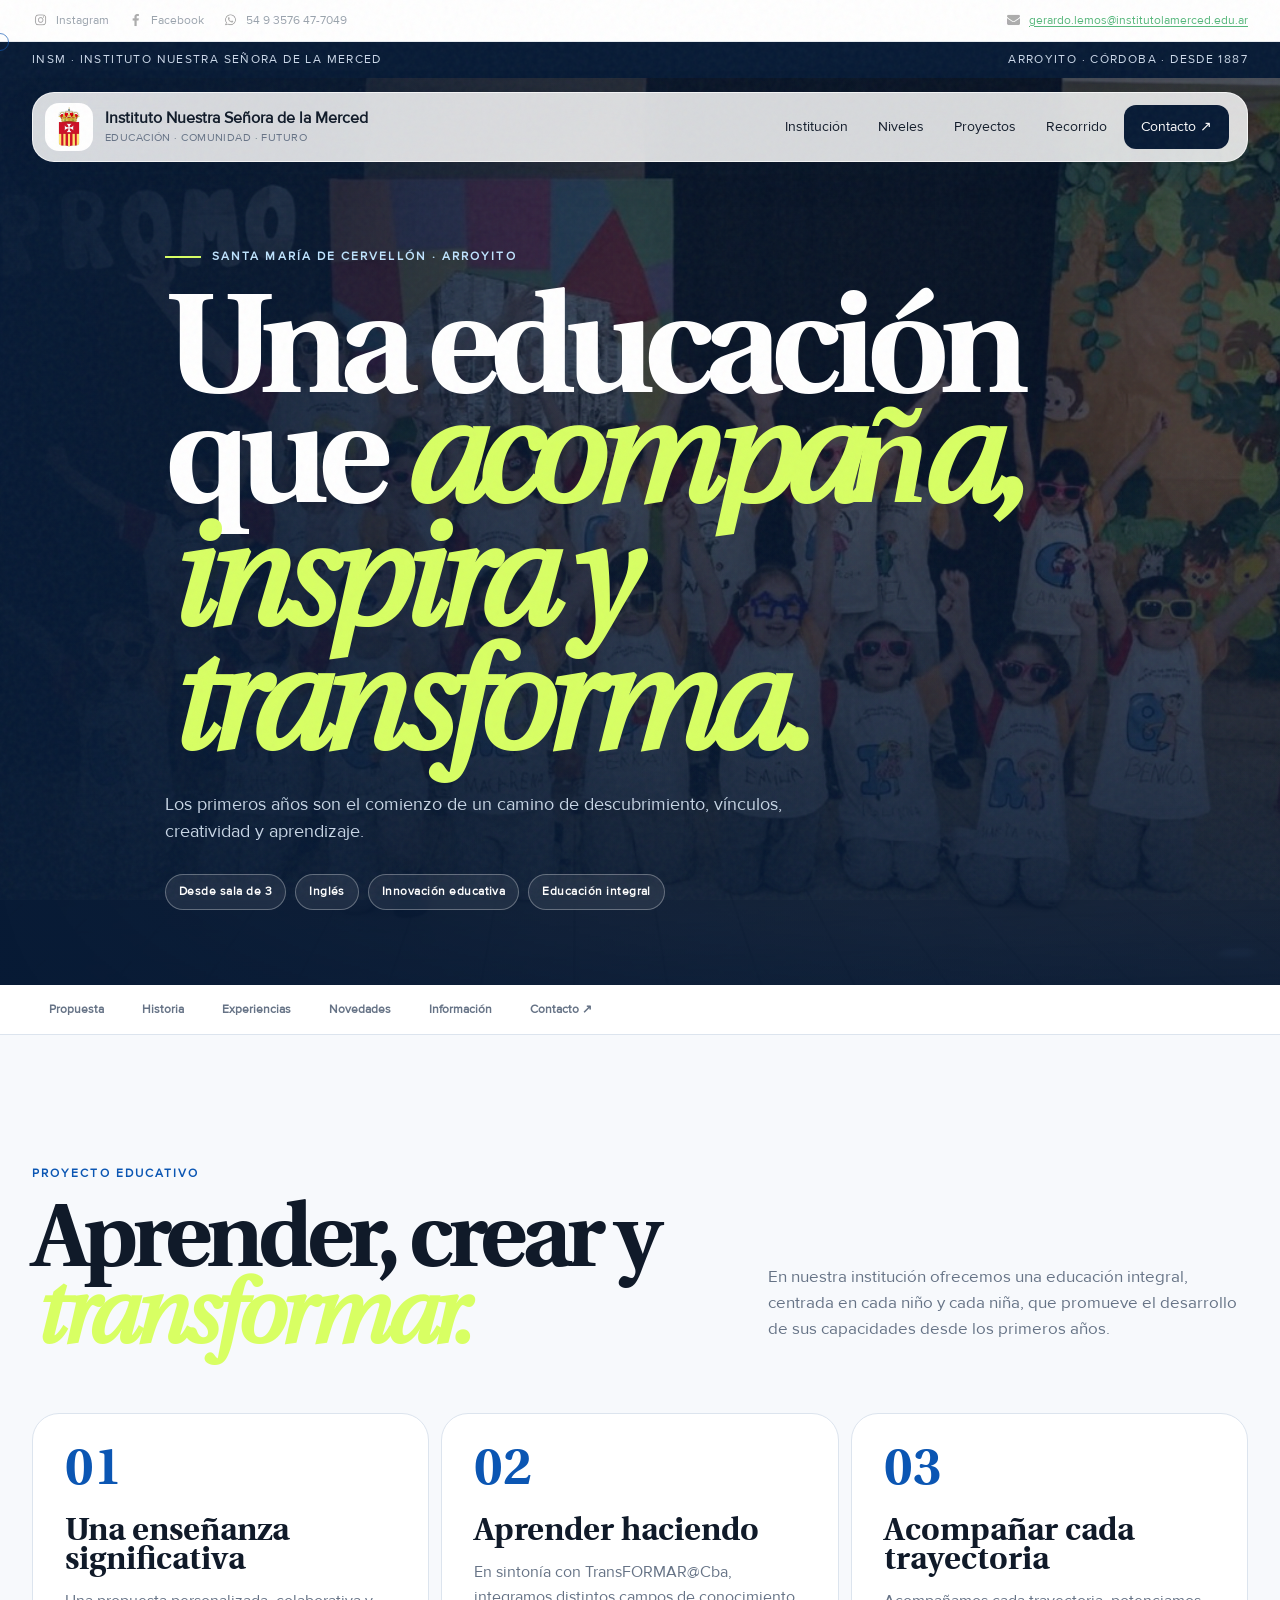
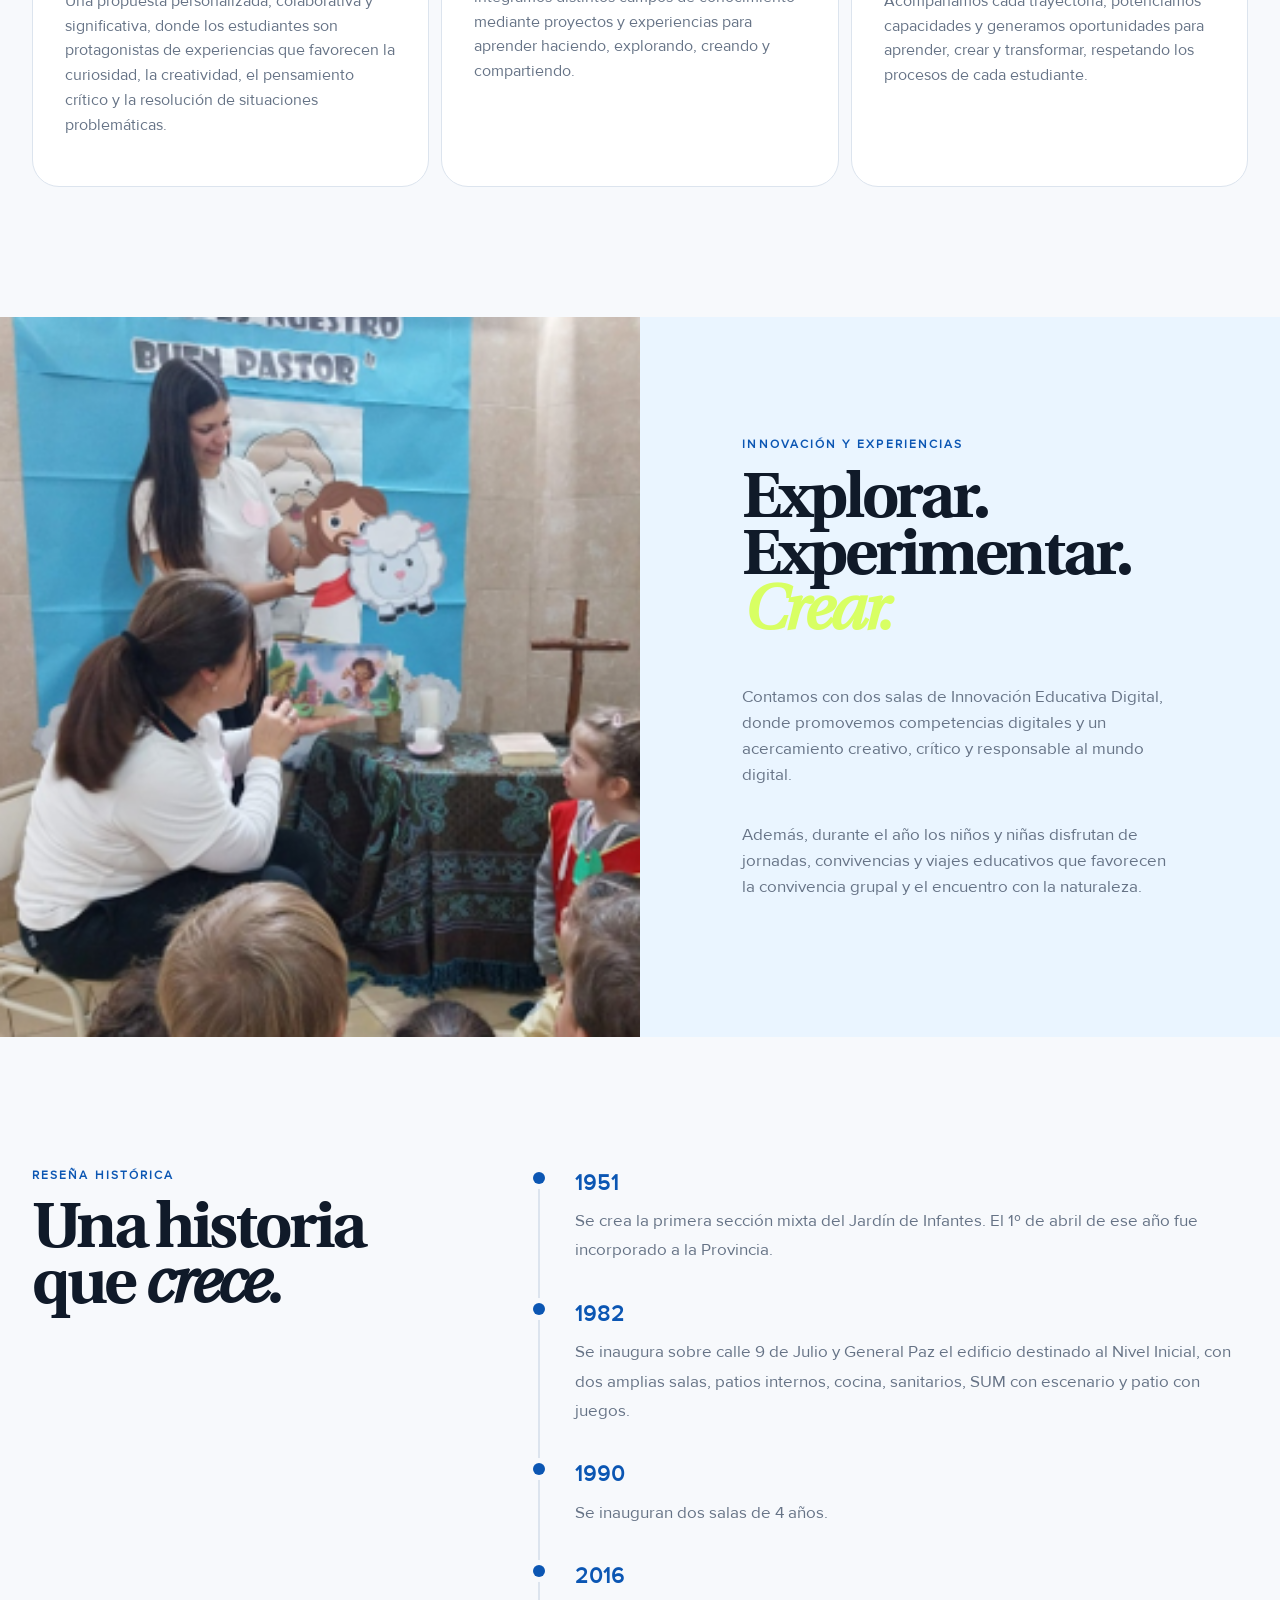
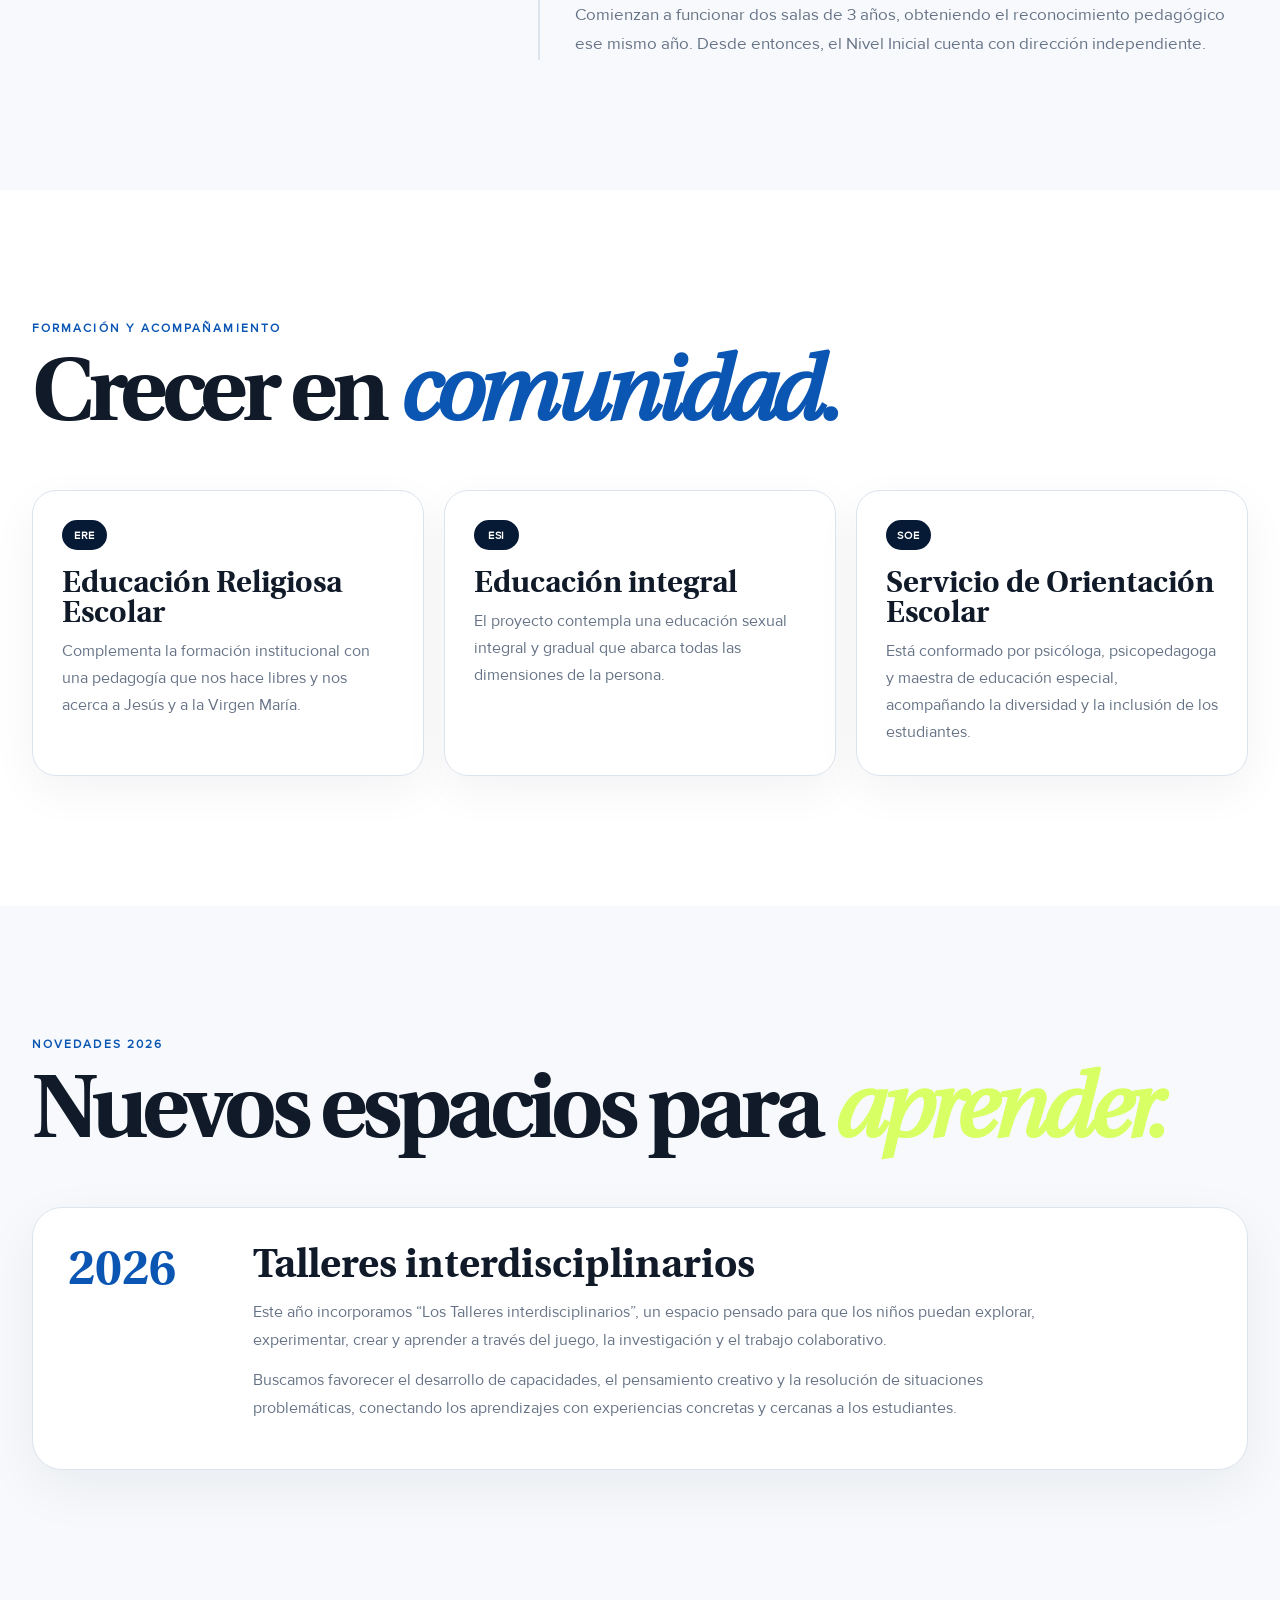
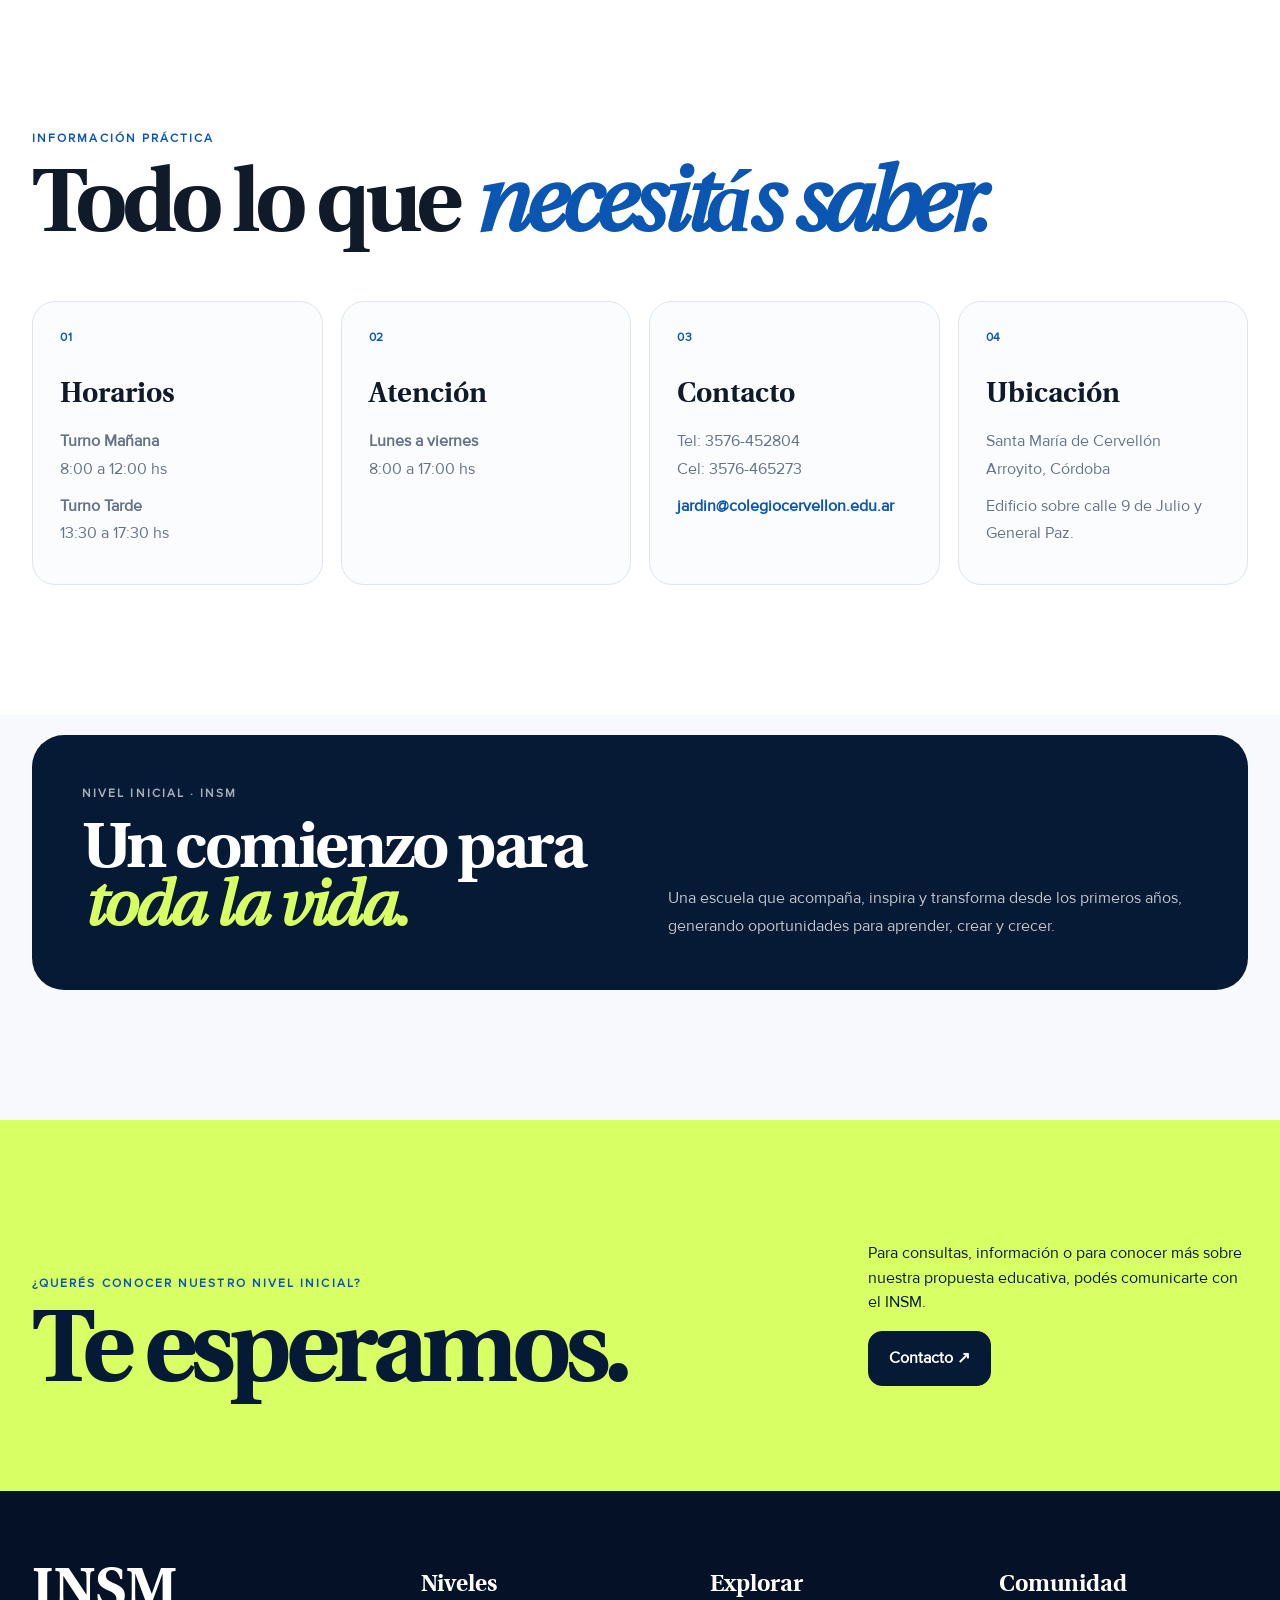
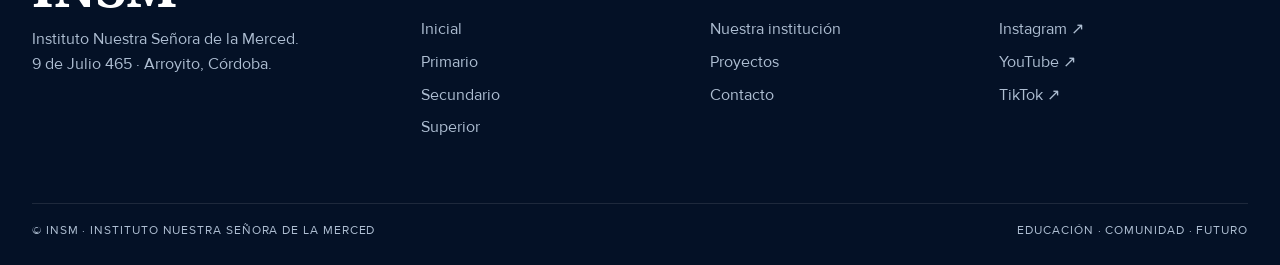
<file: NivelInicial.html>
<!doctype html>
<html lang="es">

<head>
    <meta charset="utf-8">
    <meta name="viewport" content="width=device-width, initial-scale=1">

    <title>Nivel Inicial · INSM</title>

    <meta
        name="description"
        content="Instituto Nuestra Señora de la Merced · Arroyito, Córdoba"
    >

    <link rel="icon" href="img/favicon.ico">
    <link rel="stylesheet" href="modern.css">
</head>

<body>

    <div class="social-contact-bar">
        <div class="container social-contact-shell">

            <div class="social-group">

                <a
                    href="https://www.instagram.com/mercedariasarroyito/"
                    target="_blank"
                    rel="noopener"
                    aria-label="Instagram"
                >
                    <img src="img/social/instagram.png" alt="Instagram">
                    <span>Instagram</span>
                </a>

                <a
                    href="https://www.facebook.com/estilomercedarioarroyito"
                    target="_blank"
                    rel="noopener"
                    aria-label="Facebook"
                >
                    <img src="img/social/facebook.png" alt="Facebook">
                    <span>Facebook</span>
                </a>

                <a
                    href="https://wa.me/5493576477049"
                    target="_blank"
                    rel="noopener"
                    aria-label="WhatsApp"
                >
                    <img src="img/social/whatsapp.png" alt="WhatsApp">
                    <span>54 9 3576 47-7049</span>
                </a>

            </div>

            <div class="contact-group">

                <a
                    href="mailto:gerardo.lemos@institutolamerced.edu.ar"
                    aria-label="Correo electrónico"
                >
                    <img src="img/social/gmail.png" alt="Gmail">
                    <span>gerardo.lemos@institutolamerced.edu.ar</span>
                </a>

            </div>

        </div>
    </div>


    <div class="progress"></div>
    <div class="cursor"></div>


    <div class="topline">
        <div class="container">
            <span>INSM · Instituto Nuestra Señora de la Merced</span>
            <span>Arroyito · Córdoba · Desde 1887</span>
        </div>
    </div>


    <header class="site-nav">

        <div class="container nav-shell">

            <a class="brand" href="index.html">

                <img
                    class="brand-mark"
                    src="img/logo.png"
                    alt="INSM"
                >

                <span class="brand-text">
                    Instituto Nuestra Señora de la Merced
                    <small>EDUCACIÓN · COMUNIDAD · FUTURO</small>
                </span>

            </a>


            <nav class="nav-links">

                <a href="NuestroColegio.html">
                    Institución
                </a>

                <a href="index.html#niveles">
                    Niveles
                </a>

                <a href="Proyectos.html">
                    Proyectos
                </a>

                <a href="index.html#recorrido">
                    Recorrido
                </a>

                <a href="Contacto.html" class="nav-cta">
                    Contacto ↗
                </a>

            </nav>


            <button
                class="menu-toggle"
                aria-label="Abrir menú"
            >
                ☰
            </button>

        </div>

    </header>


    <div class="mobile-menu">

        <a href="NuestroColegio.html">
            Institución
        </a>

        <a href="index.html#niveles">
            Niveles
        </a>

        <a href="Proyectos.html">
            Proyectos
        </a>

        <a href="index.html#recorrido">
            Recorrido
        </a>

        <a href="Contacto.html">
            Contacto
        </a>

    </div>


    <main>


        <!-- ============================= -->
        <!-- HERO NIVEL INICIAL             -->
        <!-- ============================= -->

        <section class="page-hero initial-hero">

            <div class="page-hero-bg">

                <img
                    src="img/sala2.jpg"
                    data-parallax
                    alt="Nivel Inicial · Santa María de Cervellón"
                >

            </div>


            <div class="container page-hero-content">

                <div class="eyebrow reveal">
                    SANTA MARÍA DE CERVELLÓN · ARROYITO
                </div>

                <h1 class="reveal delay-1">
                    Una educación que
                    <em>acompaña, inspira y transforma.</em>
                </h1>

                <p class="reveal delay-2">
                    Los primeros años son el comienzo de un camino de
                    descubrimiento, vínculos, creatividad y aprendizaje.
                </p>


                <div class="initial-hero-tags reveal delay-3">

                    <span>Desde sala de 3</span>
                    <span>Inglés</span>
                    <span>Innovación educativa</span>
                    <span>Educación integral</span>

                </div>

            </div>

        </section>


        <!-- ============================= -->
        <!-- NAVEGACIÓN DE SECCIONES        -->
        <!-- ============================= -->

        <nav class="section-nav">

            <div class="container">

                <a href="#propuesta">
                    Propuesta
                </a>

                <a href="#historia">
                    Historia
                </a>

                <a href="#experiencias">
                    Experiencias
                </a>

                <a href="#novedades">
                    Novedades
                </a>

                <a href="#info">
                    Información
                </a>

                <a href="Contacto.html">
                    Contacto ↗
                </a>

            </div>

        </nav>


        <!-- ============================= -->
        <!-- PROPUESTA EDUCATIVA            -->
        <!-- ============================= -->

        <section
            class="section initial-intro"
            id="propuesta"
        >

            <div class="container">

                <div class="section-head reveal">

                    <div>

                        <div class="section-label">
                            Proyecto educativo
                        </div>

                        <h2 class="display">
                            Aprender, crear y
                            <em>transformar.</em>
                        </h2>

                    </div>


                    <p class="section-intro">
                        En nuestra institución ofrecemos una educación
                        integral, centrada en cada niño y cada niña, que
                        promueve el desarrollo de sus capacidades desde
                        los primeros años.
                    </p>

                </div>


                <div class="feature-cards">


                    <article class="feature-card reveal">

                        <div class="big-num">
                            01
                        </div>

                        <h3>
                            Una enseñanza significativa
                        </h3>

                        <p>
                            Una propuesta personalizada, colaborativa y
                            significativa, donde los estudiantes son
                            protagonistas de experiencias que favorecen
                            la curiosidad, la creatividad, el pensamiento
                            crítico y la resolución de situaciones
                            problemáticas.
                        </p>

                    </article>


                    <article class="feature-card reveal delay-1">

                        <div class="big-num">
                            02
                        </div>

                        <h3>
                            Aprender haciendo
                        </h3>

                        <p>
                            En sintonía con TransFORMAR@Cba, integramos
                            distintos campos de conocimiento mediante
                            proyectos y experiencias para aprender
                            haciendo, explorando, creando y compartiendo.
                        </p>

                    </article>


                    <article class="feature-card reveal delay-2">

                        <div class="big-num">
                            03
                        </div>

                        <h3>
                            Acompañar cada trayectoria
                        </h3>

                        <p>
                            Acompañamos cada trayectoria, potenciamos
                            capacidades y generamos oportunidades para
                            aprender, crear y transformar, respetando
                            los procesos de cada estudiante.
                        </p>

                    </article>

                </div>

            </div>

        </section>


        <!-- ============================= -->
        <!-- INNOVACIÓN Y EXPERIENCIAS      -->
        <!-- ============================= -->

        <section class="split-image initial-highlight">

            <div
                class="photo"
                style="background-image:url('img/salita.png')"
            ></div>


            <div class="content">

                <div class="section-label">
                    Innovación y experiencias
                </div>

                <h3>
                    Explorar. Experimentar.
                    <em>Crear.</em>
                </h3>

                <p>
                    Contamos con dos salas de Innovación Educativa Digital,
                    donde promovemos competencias digitales y un
                    acercamiento creativo, crítico y responsable al mundo
                    digital.
                </p>

                <p>
                    Además, durante el año los niños y niñas disfrutan de
                    jornadas, convivencias y viajes educativos que favorecen
                    la convivencia grupal y el encuentro con la naturaleza.
                </p>

            </div>

        </section>


        <!-- ============================= -->
        <!-- HISTORIA                        -->
        <!-- ============================= -->

        <section
            class="section"
            id="historia"
        >

            <div class="container content-grid">


                <aside class="content-sticky">

                    <div class="section-label">
                        Reseña histórica
                    </div>

                    <h2>
                        Una historia que
                        <em>crece.</em>
                    </h2>

                </aside>


                <div class="content-body reveal">

                    <div class="initial-timeline">


                        <div>

                            <strong>
                                1951
                            </strong>

                            <p>
                                Se crea la primera sección mixta del
                                Jardín de Infantes. El 1º de abril de
                                ese año fue incorporado a la Provincia.
                            </p>

                        </div>


                        <div>

                            <strong>
                                1982
                            </strong>

                            <p>
                                Se inaugura sobre calle 9 de Julio y
                                General Paz el edificio destinado al
                                Nivel Inicial, con dos amplias salas,
                                patios internos, cocina, sanitarios,
                                SUM con escenario y patio con juegos.
                            </p>

                        </div>


                        <div>

                            <strong>
                                1990
                            </strong>

                            <p>
                                Se inauguran dos salas de 4 años.
                            </p>

                        </div>


                        <div>

                            <strong>
                                2016
                            </strong>

                            <p>
                                Comienzan a funcionar dos salas de 3
                                años, obteniendo el reconocimiento
                                pedagógico ese mismo año. Desde entonces,
                                el Nivel Inicial cuenta con dirección
                                independiente.
                            </p>

                        </div>

                    </div>

                </div>

            </div>

        </section>


        <!-- ============================= -->
        <!-- EXPERIENCIAS                    -->
        <!-- ============================= -->

        <section
            class="section white"
            id="experiencias"
        >

            <div class="container">

                <div class="section-head">

                    <div>

                        <div class="section-label">
                            Formación y acompañamiento
                        </div>

                        <h2 class="display">
                            Crecer en
                            <em>comunidad.</em>
                        </h2>

                    </div>

                </div>


                <div class="initial-support-grid">


                    <article>

                        <span>
                            ERE
                        </span>

                        <h3>
                            Educación Religiosa Escolar
                        </h3>

                        <p>
                            Complementa la formación institucional con
                            una pedagogía que nos hace libres y nos
                            acerca a Jesús y a la Virgen María.
                        </p>

                    </article>


                    <article>

                        <span>
                            ESI
                        </span>

                        <h3>
                            Educación integral
                        </h3>

                        <p>
                            El proyecto contempla una educación sexual
                            integral y gradual que abarca todas las
                            dimensiones de la persona.
                        </p>

                    </article>


                    <article>

                        <span>
                            SOE
                        </span>

                        <h3>
                            Servicio de Orientación Escolar
                        </h3>

                        <p>
                            Está conformado por psicóloga, psicopedagoga
                            y maestra de educación especial, acompañando
                            la diversidad y la inclusión de los estudiantes.
                        </p>

                    </article>

                </div>

            </div>

        </section>


        <!-- ============================= -->
        <!-- NOVEDADES                       -->
        <!-- ============================= -->

        <section
            class="section initial-news"
            id="novedades"
        >

            <div class="container">

                <div class="section-head">

                    <div>

                        <div class="section-label">
                            Novedades 2026
                        </div>

                        <h2 class="display">
                            Nuevos espacios para
                            <em>aprender.</em>
                        </h2>

                    </div>

                </div>


                <div class="news-card">

                    <div class="news-number">
                        2026
                    </div>


                    <div>

                        <h3>
                            Talleres interdisciplinarios
                        </h3>

                        <p>
                            Este año incorporamos “Los Talleres
                            interdisciplinarios”, un espacio pensado
                            para que los niños puedan explorar,
                            experimentar, crear y aprender a través
                            del juego, la investigación y el trabajo
                            colaborativo.
                        </p>

                        <p>
                            Buscamos favorecer el desarrollo de
                            capacidades, el pensamiento creativo y
                            la resolución de situaciones problemáticas,
                            conectando los aprendizajes con experiencias
                            concretas y cercanas a los estudiantes.
                        </p>

                    </div>

                </div>

            </div>

        </section>


        <!-- ============================= -->
        <!-- INFORMACIÓN                     -->
        <!-- ============================= -->

        <section
            class="section white"
            id="info"
        >

            <div class="container">

                <div class="section-head">

                    <div>

                        <div class="section-label">
                            Información práctica
                        </div>

                        <h2 class="display">
                            Todo lo que
                            <em>necesitás saber.</em>
                        </h2>

                    </div>

                </div>


                <div class="initial-info-grid">


                    <article>

                        <div class="info-icon">
                            01
                        </div>

                        <h3>
                            Horarios
                        </h3>

                        <p>
                            <strong>Turno Mañana</strong><br>
                            8:00 a 12:00 hs
                        </p>

                        <p>
                            <strong>Turno Tarde</strong><br>
                            13:30 a 17:30 hs
                        </p>

                    </article>


                    <article>

                        <div class="info-icon">
                            02
                        </div>

                        <h3>
                            Atención
                        </h3>

                        <p>
                            <strong>Lunes a viernes</strong><br>
                            8:00 a 17:00 hs
                        </p>

                    </article>


                    <article>

                        <div class="info-icon">
                            03
                        </div>

                        <h3>
                            Contacto
                        </h3>

                        <p>
                            Tel: 3576-452804<br>
                            Cel: 3576-465273
                        </p>

                        <p>
                            <a href="mailto:jardin@colegiocervellon.edu.ar">
                                jardin@colegiocervellon.edu.ar
                            </a>
                        </p>

                    </article>


                    <article>

                        <div class="info-icon">
                            04
                        </div>

                        <h3>
                            Ubicación
                        </h3>

                        <p>
                            Santa María de Cervellón<br>
                            Arroyito, Córdoba
                        </p>

                        <p>
                            Edificio sobre calle 9 de Julio y General Paz.
                        </p>

                    </article>

                </div>

            </div>

        </section>


        <!-- ============================= -->
        <!-- CIERRE                         -->
        <!-- ============================= -->

        <section class="section initial-closing">

            <div class="container">

                <div class="initial-closing-card">

                    <div>

                        <div class="section-label">
                            Nivel Inicial · INSM
                        </div>

                        <h2>
                            Un comienzo para
                            <em>toda la vida.</em>
                        </h2>

                    </div>


                    <p>
                        Una escuela que acompaña, inspira y transforma
                        desde los primeros años, generando oportunidades
                        para aprender, crear y crecer.
                    </p>

                </div>

            </div>

        </section>


        <!-- ============================= -->
        <!-- CTA CONTACTO                   -->
        <!-- ============================= -->

        <section class="cta">

            <div class="container cta-grid">

                <div>

                    <div class="section-label">
                        ¿Querés conocer nuestro Nivel Inicial?
                    </div>

                    <h2>
                        Te esperamos.
                    </h2>

                </div>


                <div>

                    <p>
                        Para consultas, información o para conocer más
                        sobre nuestra propuesta educativa, podés
                        comunicarte con el INSM.
                    </p>

                    <a
                        class="btn"
                        href="Contacto.html"
                    >
                        Contacto ↗
                    </a>

                </div>

            </div>

        </section>

    </main>


    <!-- ============================= -->
    <!-- FOOTER                         -->
    <!-- ============================= -->

    <footer class="footer">

        <div class="container footer-grid">


            <div>

                <div class="footer-brand">
                    INSM
                </div>

                <p>
                    Instituto Nuestra Señora de la Merced.<br>
                    9 de Julio 465 · Arroyito, Córdoba.
                </p>

            </div>


            <div>

                <h3>
                    Niveles
                </h3>

                <a href="NivelInicial.html">
                    Inicial
                </a>

                <a href="NivelPrimario.html">
                    Primario
                </a>

                <a href="NivelSecundario.html">
                    Secundario
                </a>

                <a href="NivelTerciario.html">
                    Superior
                </a>

            </div>


            <div>

                <h3>
                    Explorar
                </h3>

                <a href="NuestroColegio.html">
                    Nuestra institución
                </a>

                <a href="Proyectos.html">
                    Proyectos
                </a>

                <a href="Contacto.html">
                    Contacto
                </a>

            </div>


            <div>

                <h3>
                    Comunidad
                </h3>

                <a
                    href="https://www.instagram.com/mercedariasarroyito/"
                    target="_blank"
                >
                    Instagram ↗
                </a>

                <a
                    href="https://www.youtube.com/@INSM.DIGITAL"
                    target="_blank"
                >
                    YouTube ↗
                </a>

                <a
                    href="https://www.tiktok.com/@insm.digital"
                    target="_blank"
                >
                    TikTok ↗
                </a>

            </div>

        </div>


        <div class="container footer-bottom">

            <span>
                © INSM · Instituto Nuestra Señora de la Merced
            </span>

            <span>
                Educación · Comunidad · Futuro
            </span>

        </div>

    </footer>


    <script src="site.js"></script>

</body>

</html>
</file>
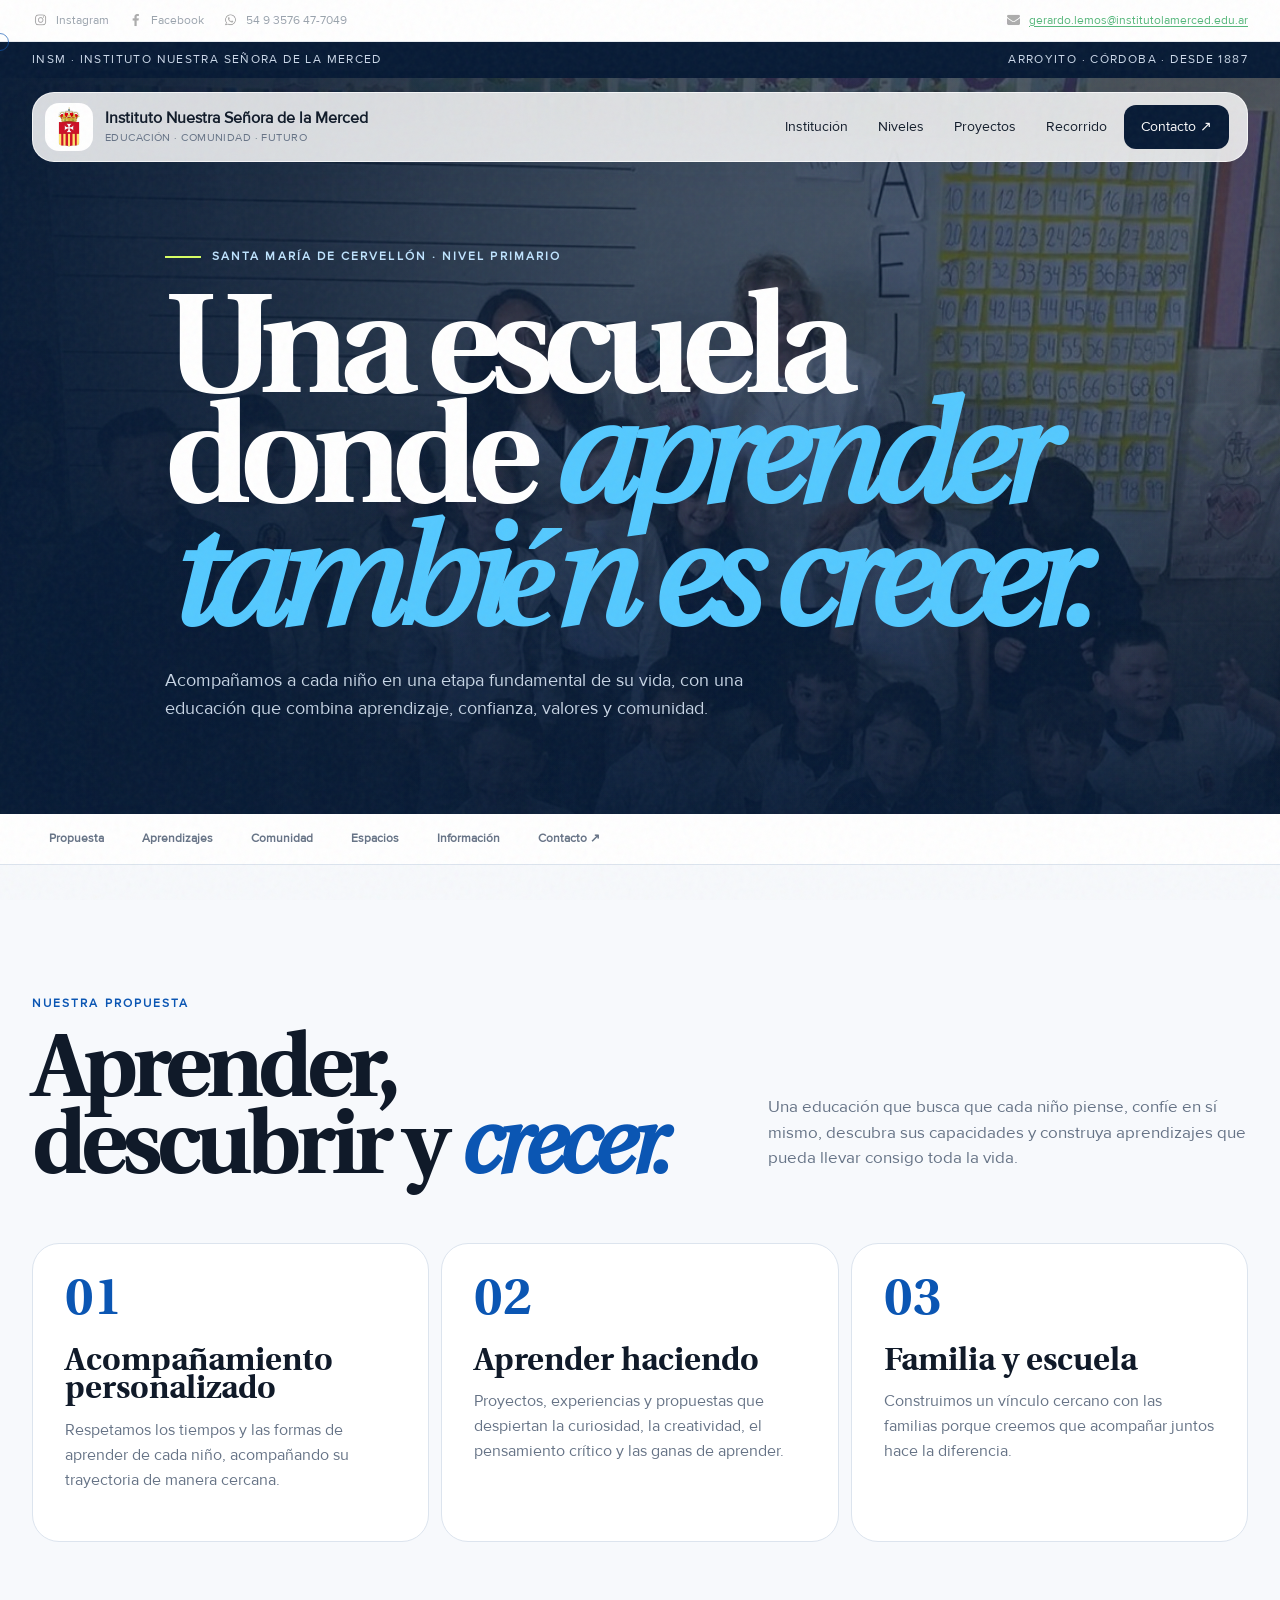
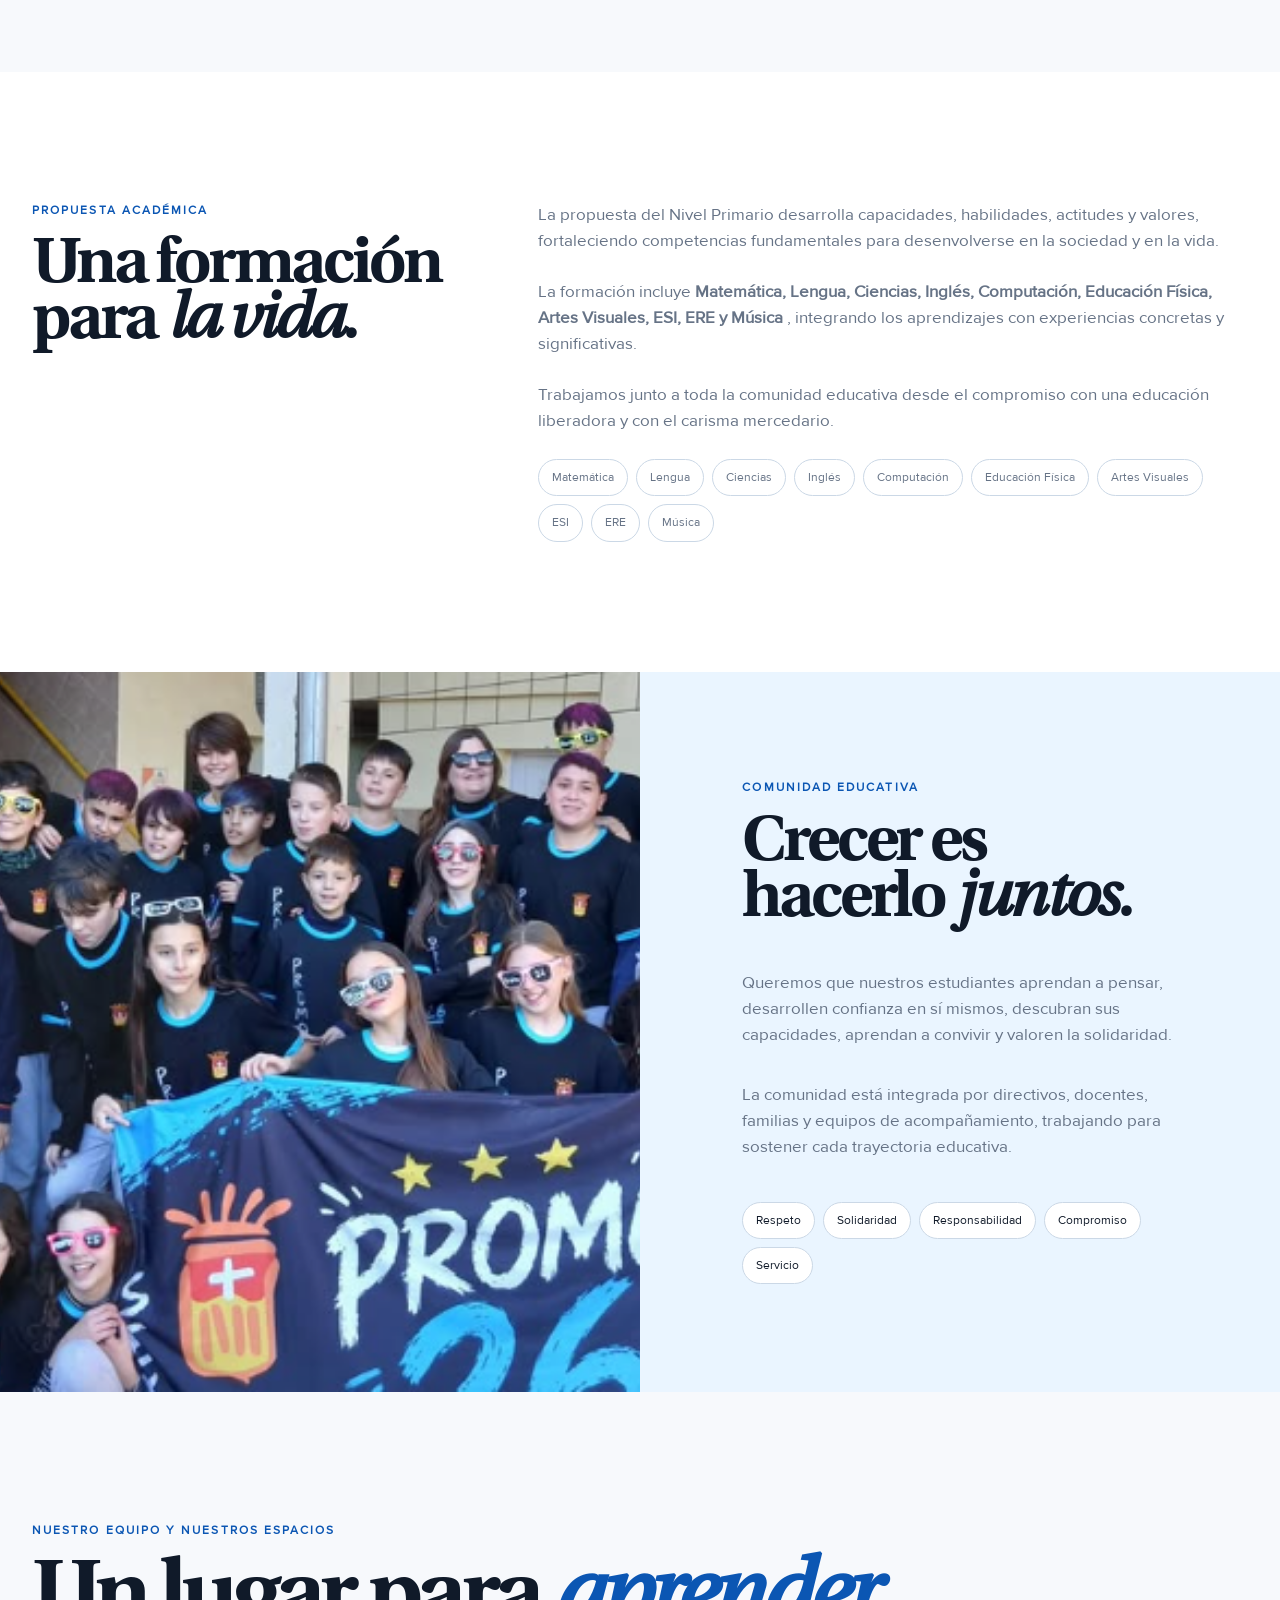
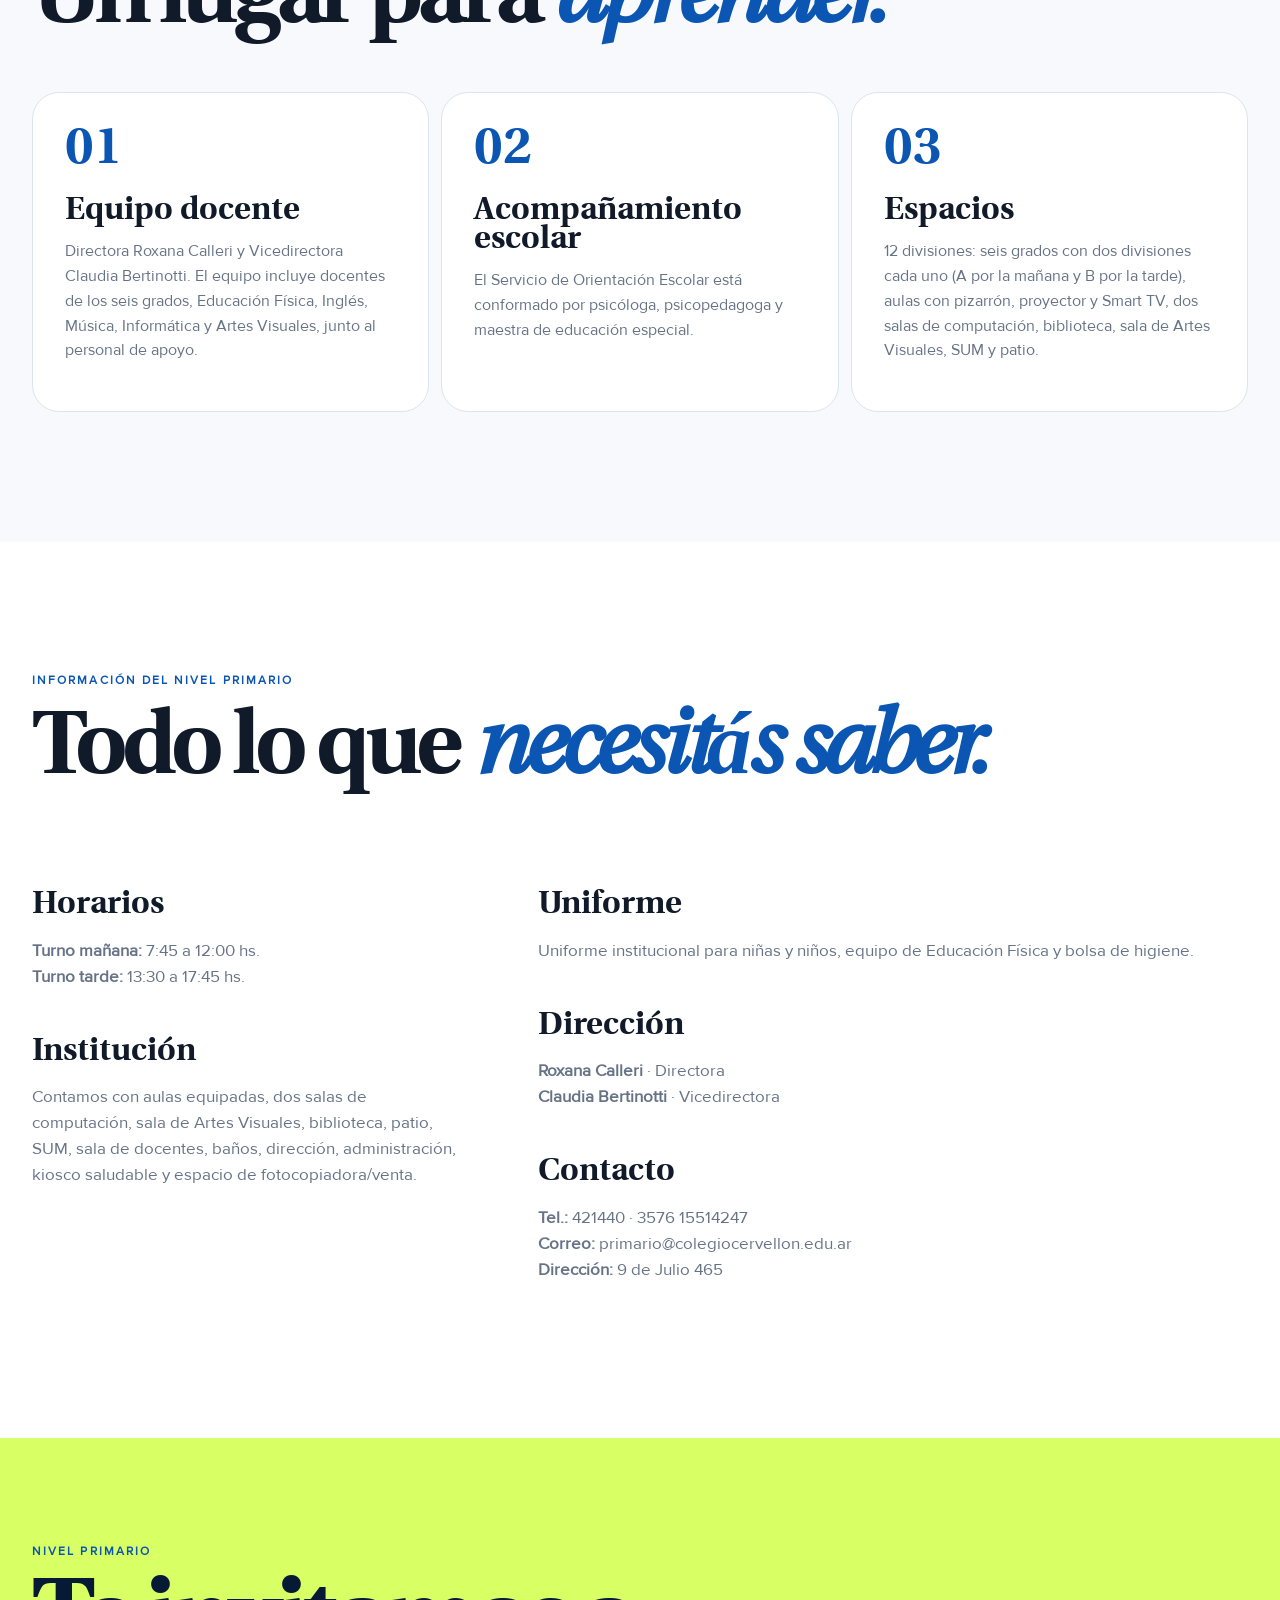
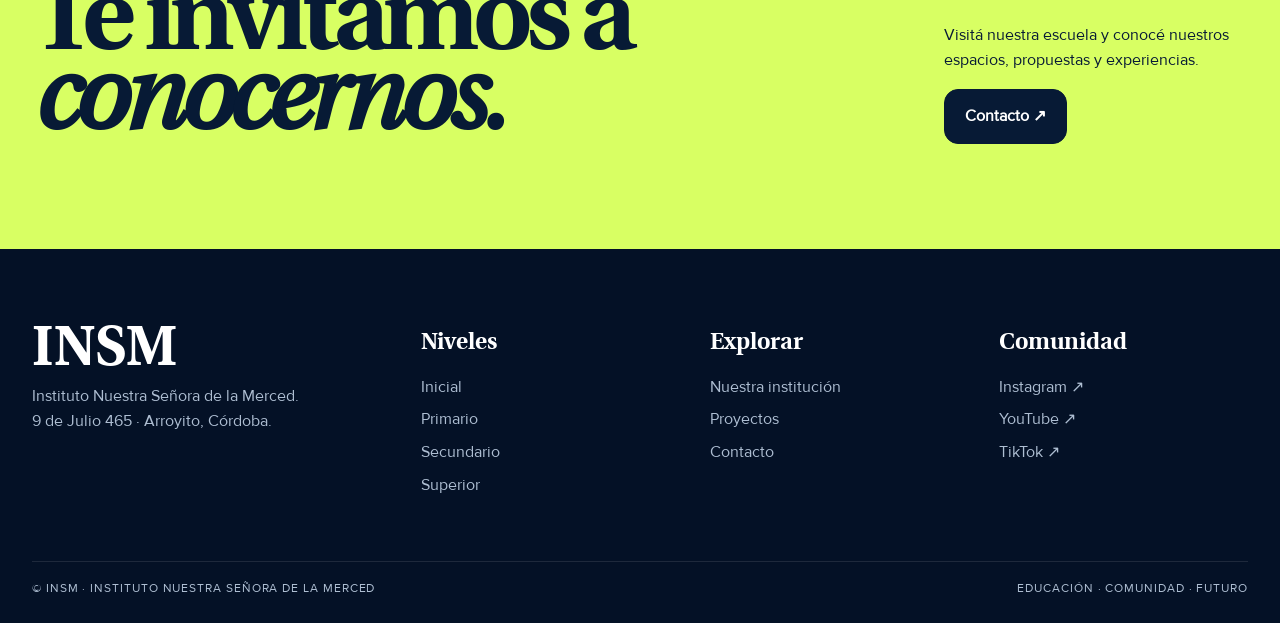
<file: NivelPrimario.html>
<!doctype html>
<html lang="es">

<head>
    <meta charset="utf-8">
    <meta name="viewport" content="width=device-width, initial-scale=1">

    <title>Nivel Primario · INSM</title>

    <meta
        name="description"
        content="Instituto Nuestra Señora de la Merced · Arroyito, Córdoba"
    >

    <link rel="icon" href="img/favicon.ico">
    <link rel="stylesheet" href="modern.css">
</head>

<body>

    <!-- ============================= -->
    <!-- BARRA SOCIAL Y CONTACTO       -->
    <!-- ============================= -->

    <div class="social-contact-bar">

        <div class="container social-contact-shell">

            <div class="social-group">

                <a
                    href="https://www.instagram.com/mercedariasarroyito/"
                    target="_blank"
                    rel="noopener"
                    aria-label="Instagram"
                >
                    <img
                        src="img/social/instagram.png"
                        alt="Instagram"
                    >
                    <span>Instagram</span>
                </a>


                <a
                    href="https://www.facebook.com/estilomercedarioarroyito"
                    target="_blank"
                    rel="noopener"
                    aria-label="Facebook"
                >
                    <img
                        src="img/social/facebook.png"
                        alt="Facebook"
                    >
                    <span>Facebook</span>
                </a>


                <a
                    href="https://wa.me/5493576477049"
                    target="_blank"
                    rel="noopener"
                    aria-label="WhatsApp"
                >
                    <img
                        src="img/social/whatsapp.png"
                        alt="WhatsApp"
                    >
                    <span>54 9 3576 47-7049</span>
                </a>

            </div>


            <div class="contact-group">

                <a
                    href="mailto:gerardo.lemos@institutolamerced.edu.ar"
                    aria-label="Correo electrónico"
                >
                    <img
                        src="img/social/gmail.png"
                        alt="Gmail"
                    >
                    <span>
                        gerardo.lemos@institutolamerced.edu.ar
                    </span>
                </a>

            </div>

        </div>

    </div>


    <div class="progress"></div>
    <div class="cursor"></div>


    <!-- ============================= -->
    <!-- LÍNEA SUPERIOR                 -->
    <!-- ============================= -->

    <div class="topline">

        <div class="container">

            <span>
                INSM · Instituto Nuestra Señora de la Merced
            </span>

            <span>
                Arroyito · Córdoba · Desde 1887
            </span>

        </div>

    </div>


    <!-- ============================= -->
    <!-- MENÚ PRINCIPAL                 -->
    <!-- ============================= -->

    <header class="site-nav">

        <div class="container nav-shell">


            <a
                class="brand"
                href="index.html"
            >

                <img
                    class="brand-mark"
                    src="img/logo.png"
                    alt="INSM"
                >

                <span class="brand-text">

                    Instituto Nuestra Señora de la Merced

                    <small>
                        EDUCACIÓN · COMUNIDAD · FUTURO
                    </small>

                </span>

            </a>


            <nav class="nav-links">

                <a href="NuestroColegio.html">
                    Institución
                </a>

                <a href="index.html#niveles">
                    Niveles
                </a>

                <a href="Proyectos.html">
                    Proyectos
                </a>

                <a href="index.html#recorrido">
                    Recorrido
                </a>

                <a
                    href="Contacto.html"
                    class="nav-cta"
                >
                    Contacto ↗
                </a>

            </nav>


            <button
                class="menu-toggle"
                aria-label="Abrir menú"
            >
                ☰
            </button>

        </div>

    </header>


    <!-- ============================= -->
    <!-- MENÚ MOBILE                    -->
    <!-- ============================= -->

    <div class="mobile-menu">

        <a href="NuestroColegio.html">
            Institución
        </a>

        <a href="index.html#niveles">
            Niveles
        </a>

        <a href="Proyectos.html">
            Proyectos
        </a>

        <a href="index.html#recorrido">
            Recorrido
        </a>

        <a href="Contacto.html">
            Contacto
        </a>

    </div>


    <main>


        <!-- ============================= -->
        <!-- HERO NIVEL PRIMARIO           -->
        <!-- ============================= -->

        <section class="page-hero">

            <div class="page-hero-bg">

                <img
                    src="img/013_0433.jpg"
                    data-parallax
                    alt="Nivel Primario"
                >

            </div>


            <div class="container page-hero-content">

                <div class="eyebrow reveal">
                    SANTA MARÍA DE CERVELLÓN · NIVEL PRIMARIO
                </div>


                <h1 class="reveal delay-1">

                    Una escuela donde
                    <em>
                        aprender también es crecer.
                    </em>

                </h1>


                <p class="reveal delay-2">

                    Acompañamos a cada niño en una etapa fundamental
                    de su vida, con una educación que combina
                    aprendizaje, confianza, valores y comunidad.

                </p>

            </div>

        </section>


        <!-- ============================= -->
        <!-- NAVEGACIÓN DE SECCIONES        -->
        <!-- ============================= -->

        <nav class="section-nav">

            <div class="container">

                <a href="#propuesta">
                    Propuesta
                </a>

                <a href="#aprendizajes">
                    Aprendizajes
                </a>

                <a href="#comunidad">
                    Comunidad
                </a>

                <a href="#espacios">
                    Espacios
                </a>

                <a href="#info">
                    Información
                </a>

                <a href="Contacto.html">
                    Contacto ↗
                </a>

            </div>

        </nav>


        <!-- ============================= -->
        <!-- PROPUESTA                      -->
        <!-- ============================= -->

        <section
            class="section"
            id="propuesta"
        >

            <div class="container">


                <div class="section-head reveal">

                    <div>

                        <div class="section-label">
                            Nuestra propuesta
                        </div>

                        <h2 class="display">

                            Aprender, descubrir y
                            <em>crecer.</em>

                        </h2>

                    </div>


                    <p class="section-intro">

                        Una educación que busca que cada niño piense,
                        confíe en sí mismo, descubra sus capacidades
                        y construya aprendizajes que pueda llevar
                        consigo toda la vida.

                    </p>

                </div>


                <div class="feature-cards">


                    <article class="feature-card reveal">

                        <div class="big-num">
                            01
                        </div>

                        <h3>
                            Acompañamiento personalizado
                        </h3>

                        <p>
                            Respetamos los tiempos y las formas de
                            aprender de cada niño, acompañando su
                            trayectoria de manera cercana.
                        </p>

                    </article>


                    <article class="feature-card reveal delay-1">

                        <div class="big-num">
                            02
                        </div>

                        <h3>
                            Aprender haciendo
                        </h3>

                        <p>
                            Proyectos, experiencias y propuestas que
                            despiertan la curiosidad, la creatividad,
                            el pensamiento crítico y las ganas de aprender.
                        </p>

                    </article>


                    <article class="feature-card reveal delay-2">

                        <div class="big-num">
                            03
                        </div>

                        <h3>
                            Familia y escuela
                        </h3>

                        <p>
                            Construimos un vínculo cercano con las
                            familias porque creemos que acompañar
                            juntos hace la diferencia.
                        </p>

                    </article>

                </div>

            </div>

        </section>


        <!-- ============================= -->
        <!-- APRENDIZAJES                   -->
        <!-- ============================= -->

        <section
            class="section white"
            id="aprendizajes"
        >

            <div class="container content-grid">


                <aside class="content-sticky">

                    <div class="section-label">
                        Propuesta académica
                    </div>

                    <h2>

                        Una formación para
                        <em>la vida.</em>

                    </h2>

                </aside>


                <div class="content-body reveal">

                    <p>
                        La propuesta del Nivel Primario desarrolla
                        capacidades, habilidades, actitudes y valores,
                        fortaleciendo competencias fundamentales para
                        desenvolverse en la sociedad y en la vida.
                    </p>


                    <p>

                        La formación incluye
                        <strong>
                            Matemática, Lengua, Ciencias, Inglés,
                            Computación, Educación Física, Artes Visuales,
                            ESI, ERE y Música
                        </strong>,

                        integrando los aprendizajes con experiencias
                        concretas y significativas.

                    </p>


                    <p>
                        Trabajamos junto a toda la comunidad educativa
                        desde el compromiso con una educación liberadora
                        y con el carisma mercedario.
                    </p>


                    <div class="pill-row">

                        <span class="pill">
                            Matemática
                        </span>

                        <span class="pill">
                            Lengua
                        </span>

                        <span class="pill">
                            Ciencias
                        </span>

                        <span class="pill">
                            Inglés
                        </span>

                        <span class="pill">
                            Computación
                        </span>

                        <span class="pill">
                            Educación Física
                        </span>

                        <span class="pill">
                            Artes Visuales
                        </span>

                        <span class="pill">
                            ESI
                        </span>

                        <span class="pill">
                            ERE
                        </span>

                        <span class="pill">
                            Música
                        </span>

                    </div>

                </div>

            </div>

        </section>


        <!-- ============================= -->
        <!-- COMUNIDAD                      -->
        <!-- ============================= -->

        <section
            class="split-image"
            id="comunidad"
        >

            <div
                class="photo"
                style="background-image:url('img/primario.png')"
            ></div>


            <div class="content">

                <div class="section-label">
                    Comunidad educativa
                </div>


                <h3>

                    Crecer es hacerlo
                    <em>juntos.</em>

                </h3>


                <p>
                    Queremos que nuestros estudiantes aprendan a pensar,
                    desarrollen confianza en sí mismos, descubran sus
                    capacidades, aprendan a convivir y valoren la solidaridad.
                </p>


                <p>
                    La comunidad está integrada por directivos, docentes,
                    familias y equipos de acompañamiento, trabajando para
                    sostener cada trayectoria educativa.
                </p>


                <div class="pill-row">

                    <span class="pill">
                        Respeto
                    </span>

                    <span class="pill">
                        Solidaridad
                    </span>

                    <span class="pill">
                        Responsabilidad
                    </span>

                    <span class="pill">
                        Compromiso
                    </span>

                    <span class="pill">
                        Servicio
                    </span>

                </div>

            </div>

        </section>


        <!-- ============================= -->
        <!-- ESPACIOS                       -->
        <!-- ============================= -->

        <section
            class="section"
            id="espacios"
        >

            <div class="container">


                <div class="section-head">

                    <div>

                        <div class="section-label">
                            Nuestro equipo y nuestros espacios
                        </div>

                        <h2 class="display">

                            Un lugar para
                            <em>aprender.</em>

                        </h2>

                    </div>

                </div>


                <div class="feature-cards">


                    <article class="feature-card">

                        <div class="big-num">
                            01
                        </div>

                        <h3>
                            Equipo docente
                        </h3>

                        <p>
                            Directora Roxana Calleri y Vicedirectora
                            Claudia Bertinotti. El equipo incluye
                            docentes de los seis grados, Educación Física,
                            Inglés, Música, Informática y Artes Visuales,
                            junto al personal de apoyo.
                        </p>

                    </article>


                    <article class="feature-card">

                        <div class="big-num">
                            02
                        </div>

                        <h3>
                            Acompañamiento escolar
                        </h3>

                        <p>
                            El Servicio de Orientación Escolar está
                            conformado por psicóloga, psicopedagoga
                            y maestra de educación especial.
                        </p>

                    </article>


                    <article class="feature-card">

                        <div class="big-num">
                            03
                        </div>

                        <h3>
                            Espacios
                        </h3>

                        <p>
                            12 divisiones: seis grados con dos divisiones
                            cada uno (A por la mañana y B por la tarde),
                            aulas con pizarrón, proyector y Smart TV,
                            dos salas de computación, biblioteca,
                            sala de Artes Visuales, SUM y patio.
                        </p>

                    </article>

                </div>

            </div>

        </section>


        <!-- ============================= -->
        <!-- INFORMACIÓN                    -->
        <!-- ============================= -->

        <section
            class="section white"
            id="info"
        >

            <div class="container">


                <div class="section-head">

                    <div>

                        <div class="section-label">
                            Información del Nivel Primario
                        </div>

                        <h2 class="display">

                            Todo lo que
                            <em>necesitás saber.</em>

                        </h2>

                    </div>

                </div>


                <div class="content-grid">


                    <!-- COLUMNA 1 -->

                    <div class="content-body">

                        <h3>
                            Horarios
                        </h3>

                        <p>

                            <strong>Turno mañana:</strong>
                            7:45 a 12:00 hs.

                            <br>

                            <strong>Turno tarde:</strong>
                            13:30 a 17:45 hs.

                        </p>


                        <h3>
                            Institución
                        </h3>

                        <p>
                            Contamos con aulas equipadas, dos salas
                            de computación, sala de Artes Visuales,
                            biblioteca, patio, SUM, sala de docentes,
                            baños, dirección, administración, kiosco
                            saludable y espacio de fotocopiadora/venta.
                        </p>

                    </div>


                    <!-- COLUMNA 2 -->

                    <div class="content-body">

                        <h3>
                            Uniforme
                        </h3>

                        <p>
                            Uniforme institucional para niñas y niños,
                            equipo de Educación Física y bolsa de higiene.
                        </p>


                        <h3>
                            Dirección
                        </h3>

                        <p>

                            <strong>
                                Roxana Calleri
                            </strong>
                            · Directora

                            <br>

                            <strong>
                                Claudia Bertinotti
                            </strong>
                            · Vicedirectora

                        </p>


                        <h3>
                            Contacto
                        </h3>

                        <p>

                            <strong>Tel.:</strong>
                            421440 · 3576 15514247

                            <br>

                            <strong>Correo:</strong>
                            primario@colegiocervellon.edu.ar

                            <br>

                            <strong>Dirección:</strong>
                            9 de Julio 465

                        </p>

                    </div>

                </div>

            </div>

        </section>


        <!-- ============================= -->
        <!-- CTA                            -->
        <!-- ============================= -->

        <section class="cta">

            <div class="container cta-grid">


                <div>

                    <div class="section-label">
                        Nivel Primario
                    </div>

                    <h2>

                        Te invitamos a
                        <em>conocernos.</em>

                    </h2>

                </div>


                <div>

                    <p>
                        Visitá nuestra escuela y conocé nuestros espacios,
                        propuestas y experiencias.
                    </p>

                    <a
                        class="btn"
                        href="Contacto.html"
                    >
                        Contacto ↗
                    </a>

                </div>

            </div>

        </section>

    </main>


    <!-- ============================= -->
    <!-- FOOTER                         -->
    <!-- ============================= -->

    <footer class="footer">

        <div class="container footer-grid">


            <div>

                <div class="footer-brand">
                    INSM
                </div>

                <p>
                    Instituto Nuestra Señora de la Merced.<br>
                    9 de Julio 465 · Arroyito, Córdoba.
                </p>

            </div>


            <div>

                <h3>
                    Niveles
                </h3>

                <a href="NivelInicial.html">
                    Inicial
                </a>

                <a href="NivelPrimario.html">
                    Primario
                </a>

                <a href="NivelSecundario.html">
                    Secundario
                </a>

                <a href="NivelTerciario.html">
                    Superior
                </a>

            </div>


            <div>

                <h3>
                    Explorar
                </h3>

                <a href="NuestroColegio.html">
                    Nuestra institución
                </a>

                <a href="Proyectos.html">
                    Proyectos
                </a>

                <a href="Contacto.html">
                    Contacto
                </a>

            </div>


            <div>

                <h3>
                    Comunidad
                </h3>

                <a
                    href="https://www.instagram.com/mercedariasarroyito/"
                    target="_blank"
                >
                    Instagram ↗
                </a>

                <a
                    href="https://www.youtube.com/@INSM.DIGITAL"
                    target="_blank"
                >
                    YouTube ↗
                </a>

                <a
                    href="https://www.tiktok.com/@insm.digital"
                    target="_blank"
                >
                    TikTok ↗
                </a>

            </div>

        </div>


        <div class="container footer-bottom">

            <span>
                © INSM · Instituto Nuestra Señora de la Merced
            </span>

            <span>
                Educación · Comunidad · Futuro
            </span>

        </div>

    </footer>


    <script src="site.js"></script>

</body>

</html>
</file>
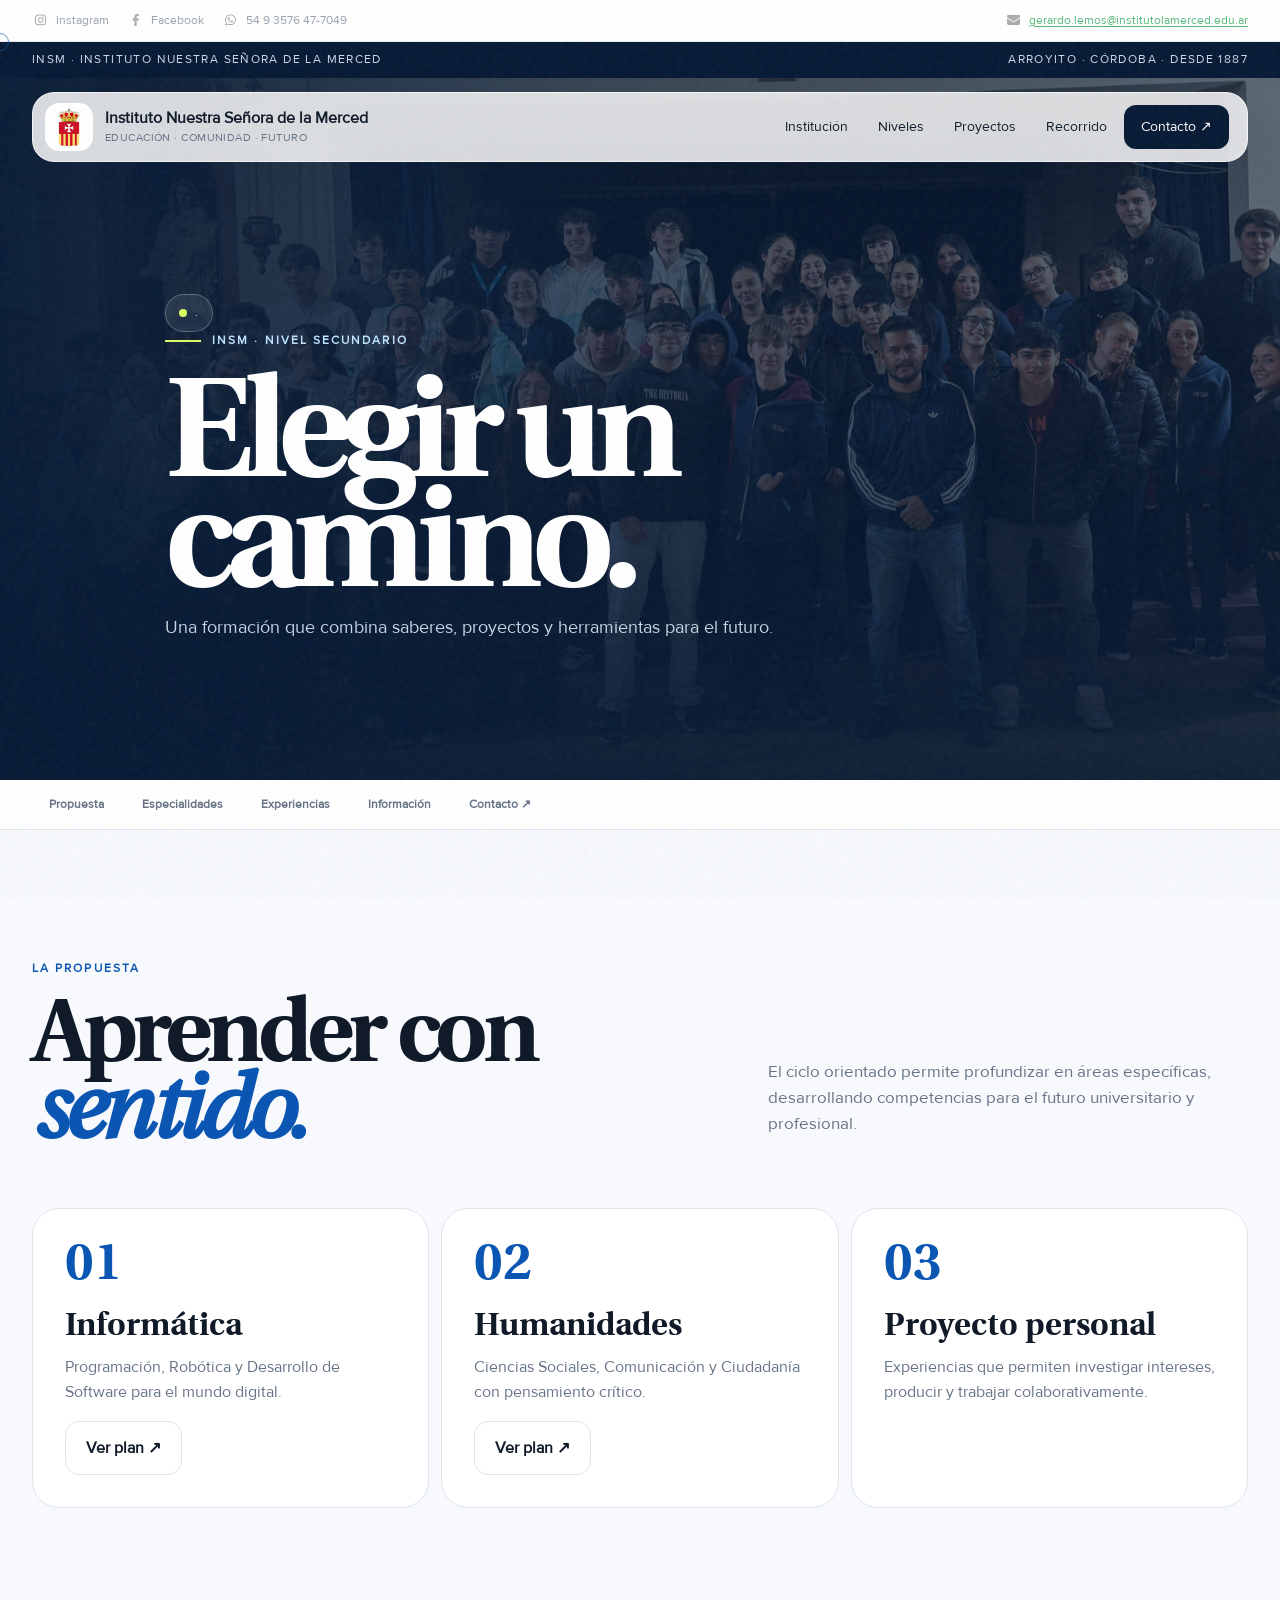
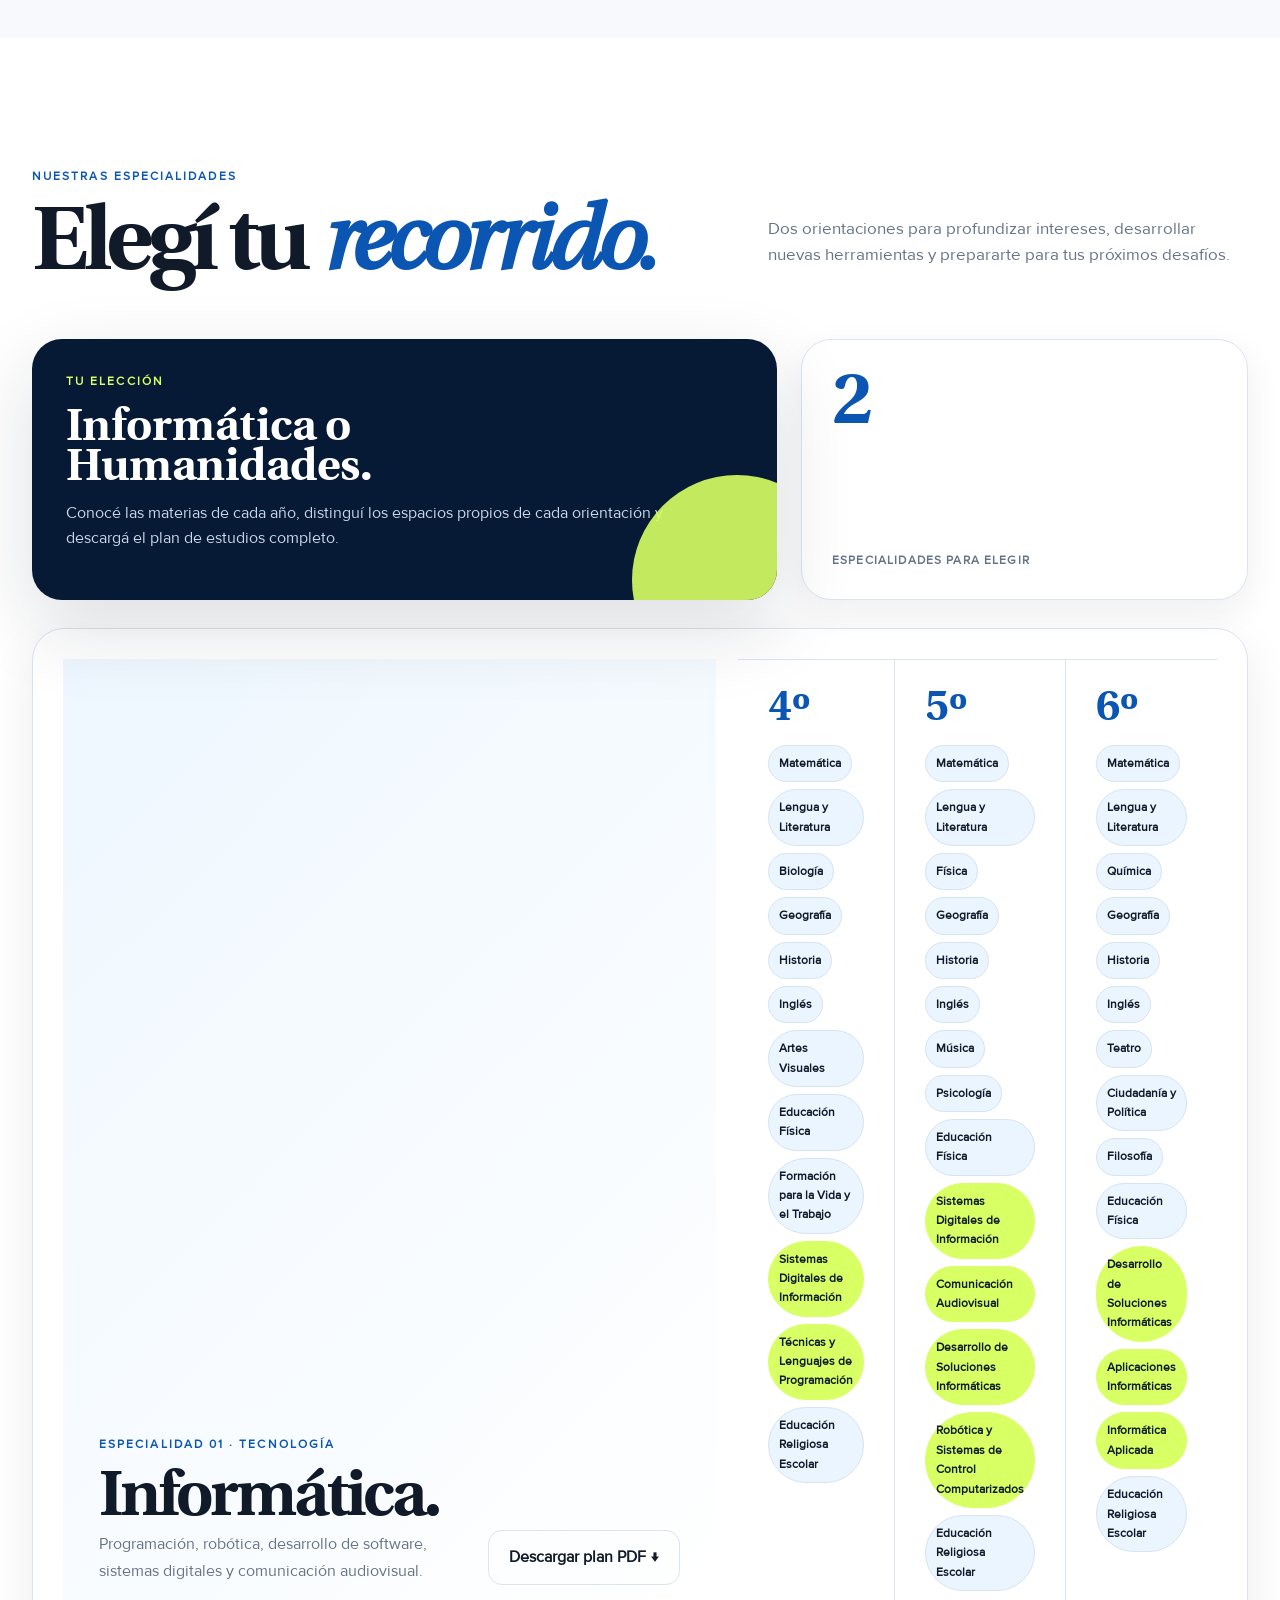
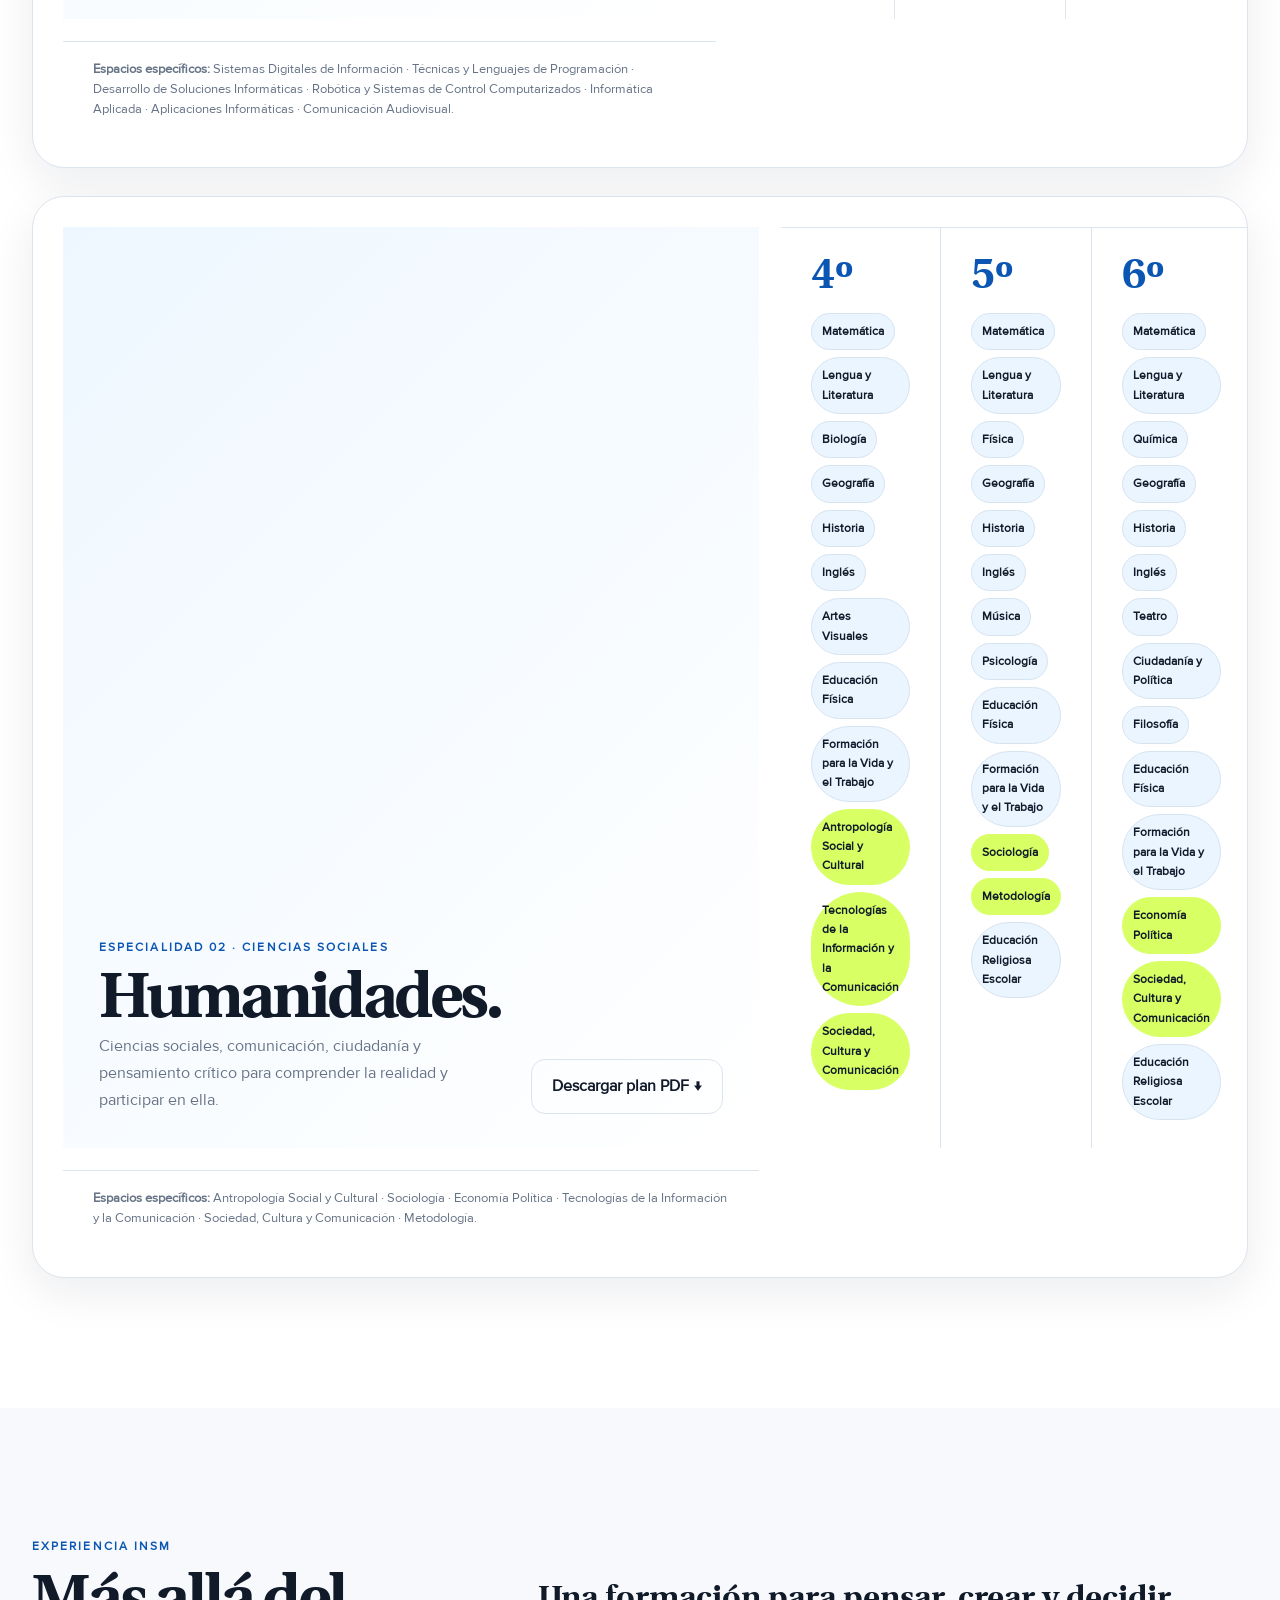
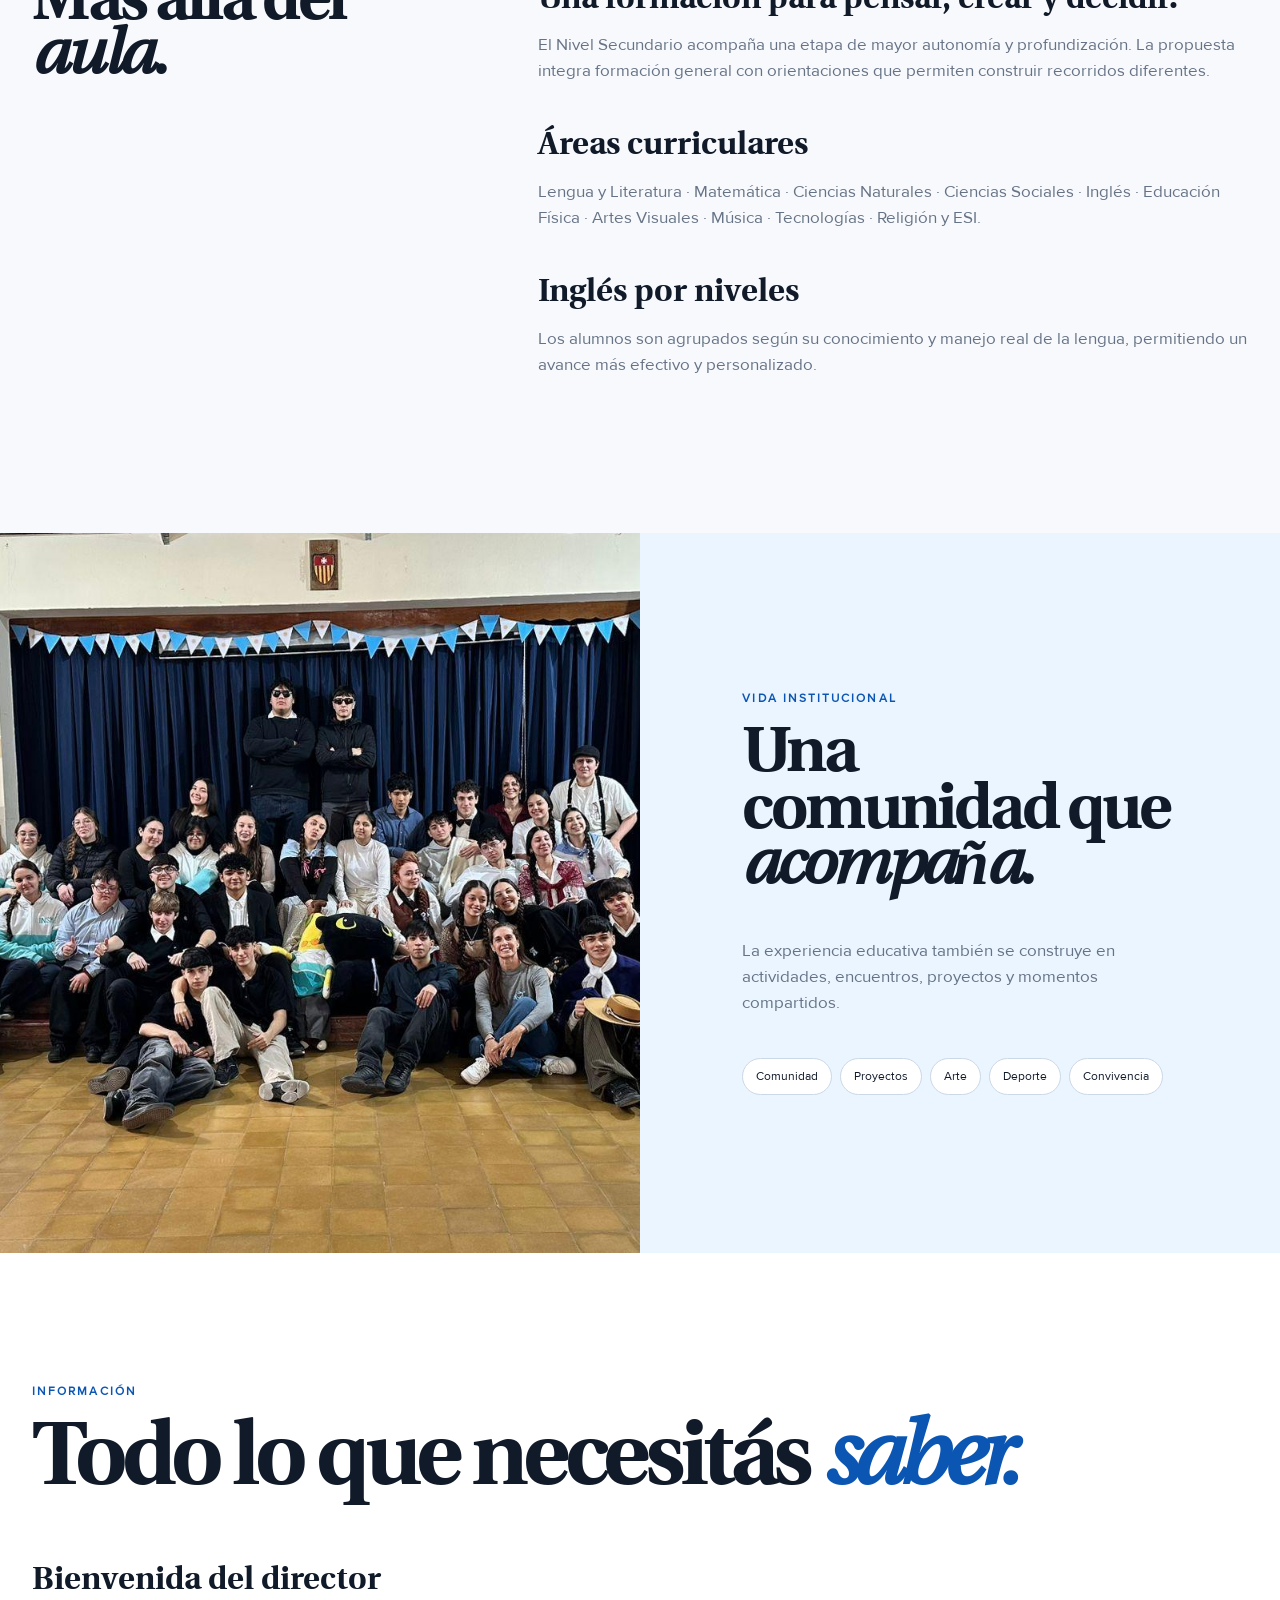
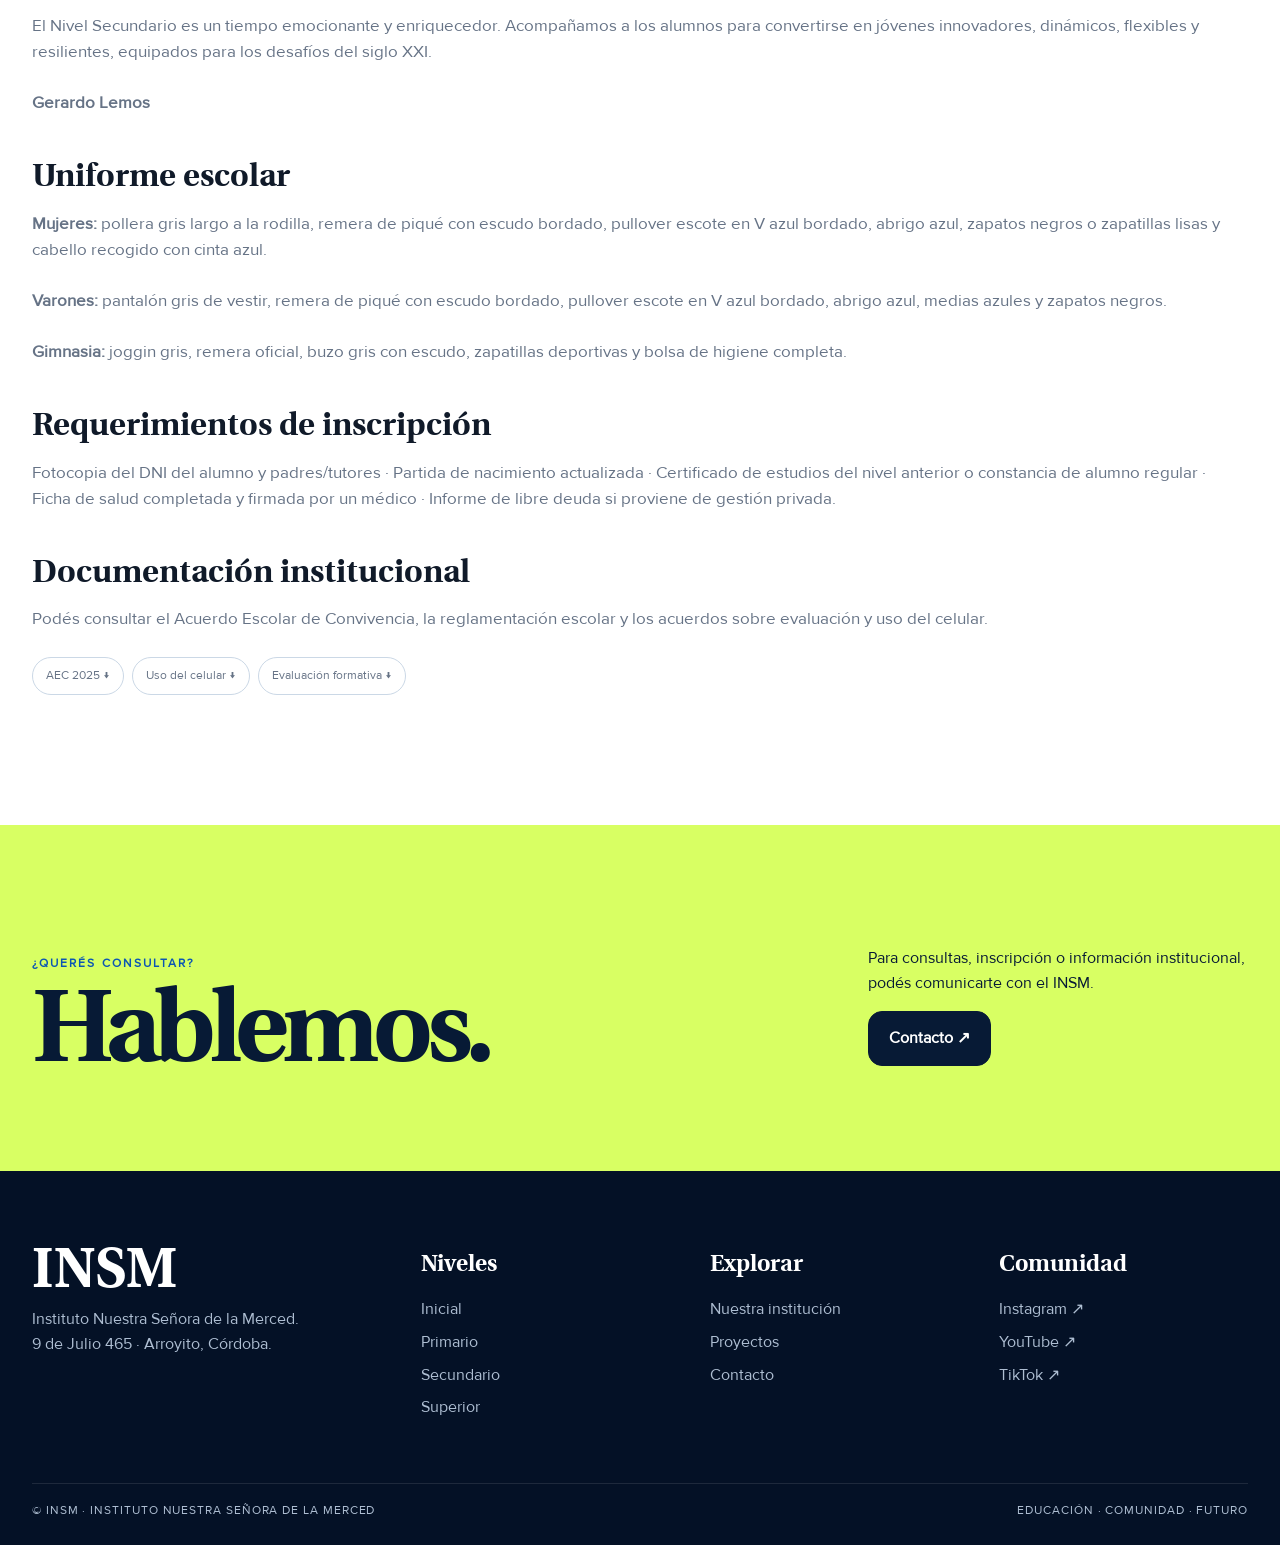
<file: NivelSecundario.html>
<!DOCTYPE html>
<html lang="es">

<head>
    <meta charset="utf-8" />
    <meta content="width=device-width, initial-scale=1" name="viewport" />

    <title>Nivel Secundario · INSM</title>

    <meta
        content="Instituto Nuestra Señora de la Merced · Arroyito, Córdoba"
        name="description"
    />

    <link href="img/favicon.ico" rel="icon" />
    <link href="modern.css" rel="stylesheet" />
</head>

<body>

    <!-- BARRA SOCIAL Y DE CONTACTO -->
    <div class="social-contact-bar">
        <div class="container social-contact-shell">

            <div class="social-group">

                <a
                    aria-label="Instagram"
                    href="https://www.instagram.com/mercedariasarroyito/"
                    rel="noopener"
                    target="_blank"
                >
                    <img alt="Instagram" src="img/social/instagram.png" />
                    <span>Instagram</span>
                </a>

                <a
                    aria-label="Facebook"
                    href="https://www.facebook.com/estilomercedarioarroyito"
                    rel="noopener"
                    target="_blank"
                >
                    <img alt="Facebook" src="img/social/facebook.png" />
                    <span>Facebook</span>
                </a>

                <a
                    aria-label="WhatsApp"
                    href="https://wa.me/5493576477049"
                    rel="noopener"
                    target="_blank"
                >
                    <img alt="WhatsApp" src="img/social/whatsapp.png" />
                    <span>54 9 3576 47-7049</span>
                </a>

            </div>

            <div class="contact-group">
                <a
                    aria-label="Correo electrónico"
                    href="mailto:gerardo.lemos@institutolamerced.edu.ar"
                >
                    <img alt="Gmail" src="img/social/gmail.png" />
                    <span>gerardo.lemos@institutolamerced.edu.ar</span>
                </a>
            </div>

        </div>
    </div>


    <div class="progress"></div>
    <div class="cursor"></div>


    <!-- LÍNEA SUPERIOR -->
    <div class="topline">
        <div class="container">
            <span>INSM · Instituto Nuestra Señora de la Merced</span>
            <span>Arroyito · Córdoba · Desde 1887</span>
        </div>
    </div>


    <!-- NAVEGACIÓN -->
    <header class="site-nav">
        <div class="container nav-shell">

            <a class="brand" href="index.html">
                <img
                    alt="INSM"
                    class="brand-mark"
                    src="img/logo.png"
                />

                <span class="brand-text">
                    Instituto Nuestra Señora de la Merced
                    <small>EDUCACIÓN · COMUNIDAD · FUTURO</small>
                </span>
            </a>

            <nav class="nav-links">
                <a href="NuestroColegio.html">Institución</a>
                <a href="index.html#niveles">Niveles</a>
                <a href="Proyectos.html">Proyectos</a>
                <a href="index.html#recorrido">Recorrido</a>
                <a class="nav-cta" href="Contacto.html">
                    Contacto ↗
                </a>
            </nav>

            <button
                aria-label="Abrir menú"
                class="menu-toggle"
            >
                ☰
            </button>

        </div>
    </header>


    <!-- MENÚ MOBILE -->
    <div class="mobile-menu">
        <a href="NuestroColegio.html">Institución</a>
        <a href="index.html#niveles">Niveles</a>
        <a href="Proyectos.html">Proyectos</a>
        <a href="index.html#recorrido">Recorrido</a>
        <a href="Contacto.html">Contacto</a>
    </div>


    <main>

        <!-- HERO -->
        <section class="page-hero">

            <div class="page-hero-bg">
                <img
                    alt="Nivel Secundario"
                    data-parallax
                    src="img/secundario2.jpg"
                />
            </div>

            <div class="container page-hero-content">

                <div class="hero-badge">
                    .
                </div>

                <div class="eyebrow reveal">
                    INSM · Nivel Secundario
                </div>

                <h1 class="reveal delay-1">
                    Elegir un camino.
                </h1>

                <p class="reveal delay-2">
                    Una formación que combina saberes,
                    proyectos y herramientas para el futuro.
                </p>

            </div>
        </section>


        <!-- NAVEGACIÓN DE SECCIONES -->
        <nav class="section-nav">
            <div class="container">

                <a href="#propuesta">Propuesta</a>
                <a href="#especialidades">Especialidades</a>
                <a href="#experiencias">Experiencias</a>
                <a href="#info">Información</a>
                <a href="Contacto.html">Contacto ↗</a>

            </div>
        </nav>


        <!-- PROPUESTA -->
        <section class="section" id="propuesta">

            <div class="container">

                <div class="section-head reveal">

                    <div>
                        <div class="section-label">
                            La propuesta
                        </div>

                        <h2 class="display">
                            Aprender con <em>sentido.</em>
                        </h2>
                    </div>

                    <p class="section-intro">
                        El ciclo orientado permite profundizar en áreas
                        específicas, desarrollando competencias para el
                        futuro universitario y profesional.
                    </p>

                </div>


                <div class="feature-cards">

                    <article class="feature-card reveal">

                        <div class="big-num">01</div>

                        <h3>Informática</h3>

                        <p>
                            Programación, Robótica y Desarrollo de
                            Software para el mundo digital.
                        </p>

                        <a class="btn" href="#informatica">
                            Ver plan ↗
                        </a>

                    </article>


                    <article class="feature-card reveal delay-1">

                        <div class="big-num">02</div>

                        <h3>Humanidades</h3>

                        <p>
                            Ciencias Sociales, Comunicación y
                            Ciudadanía con pensamiento crítico.
                        </p>

                        <a class="btn" href="#humanidades">
                            Ver plan ↗
                        </a>

                    </article>


                    <article class="feature-card reveal delay-2">

                        <div class="big-num">03</div>

                        <h3>Proyecto personal</h3>

                        <p>
                            Experiencias que permiten investigar
                            intereses, producir y trabajar
                            colaborativamente.
                        </p>

                    </article>

                </div>

            </div>

        </section>


        <!-- ESPECIALIDADES -->
        <section class="section white" id="especialidades">

            <div class="container">

                <div class="section-head">

                    <div>

                        <div class="section-label">
                            Nuestras especialidades
                        </div>

                        <h2 class="display">
                            Elegí tu <em>recorrido.</em>
                        </h2>

                    </div>

                    <p class="section-intro">
                        Dos orientaciones para profundizar intereses,
                        desarrollar nuevas herramientas y prepararte
                        para tus próximos desafíos.
                    </p>

                </div>


                <!-- INTRODUCCIÓN -->
                <div class="level-intro">

                    <div class="level-intro-card">

                        <div class="section-label">
                            Tu elección
                        </div>

                        <h3>
                            Informática o Humanidades.
                        </h3>

                        <p>
                            Conocé las materias de cada año, distinguí
                            los espacios propios de cada orientación y
                            descargá el plan de estudios completo.
                        </p>

                    </div>


                    <div class="level-stat-card">

                        <strong>2</strong>

                        <span>
                            especialidades para elegir
                        </span>

                    </div>

                </div>


                <!-- INFORMÁTICA -->
                <div class="specialty-card" id="informatica">

                    <div class="specialty-top">

                        <div>

                            <div class="section-label">
                                Especialidad 01 · Tecnología
                            </div>

                            <h3>
                                Informática.
                            </h3>

                            <p>
                                Programación, robótica, desarrollo de
                                software, sistemas digitales y
                                comunicación audiovisual.
                            </p>

                        </div>

                        <a
                            class="btn"
                            download
                            href="info/Plan-Inform%C3%A1tica.pdf"
                        >
                            Descargar plan PDF ↓
                        </a>

                    </div>


                    <div class="year-grid">

                        <!-- 4º INFORMÁTICA -->
                        <article class="year-card">

                            <div class="year">4º</div>

                            <div class="subject-list">

                                <span class="subject">Matemática</span>
                                <span class="subject">Lengua y Literatura</span>
                                <span class="subject">Biología</span>
                                <span class="subject">Geografía</span>
                                <span class="subject">Historia</span>
                                <span class="subject">Inglés</span>
                                <span class="subject">Artes Visuales</span>
                                <span class="subject">Educación Física</span>

                                <span class="subject">
                                    Formación para la Vida y el Trabajo
                                </span>

                                <span class="subject major">
                                    Sistemas Digitales de Información
                                </span>

                                <span class="subject major">
                                    Técnicas y Lenguajes de Programación
                                </span>

                                <span class="subject">
                                    Educación Religiosa Escolar
                                </span>

                            </div>

                        </article>


                        <!-- 5º INFORMÁTICA -->
                        <article class="year-card">

                            <div class="year">5º</div>

                            <div class="subject-list">

                                <span class="subject">Matemática</span>
                                <span class="subject">Lengua y Literatura</span>
                                <span class="subject">Física</span>
                                <span class="subject">Geografía</span>
                                <span class="subject">Historia</span>
                                <span class="subject">Inglés</span>
                                <span class="subject">Música</span>
                                <span class="subject">Psicología</span>
                                <span class="subject">Educación Física</span>

                                <span class="subject major">
                                    Sistemas Digitales de Información
                                </span>

                                <span class="subject major">
                                    Comunicación Audiovisual
                                </span>

                                <span class="subject major">
                                    Desarrollo de Soluciones Informáticas
                                </span>

                                <span class="subject major">
                                    Robótica y Sistemas de Control Computarizados
                                </span>

                                <span class="subject">
                                    Educación Religiosa Escolar
                                </span>

                            </div>

                        </article>


                        <!-- 6º INFORMÁTICA -->
                        <article class="year-card">

                            <div class="year">6º</div>

                            <div class="subject-list">

                                <span class="subject">Matemática</span>
                                <span class="subject">Lengua y Literatura</span>
                                <span class="subject">Química</span>
                                <span class="subject">Geografía</span>
                                <span class="subject">Historia</span>
                                <span class="subject">Inglés</span>
                                <span class="subject">Teatro</span>
                                <span class="subject">Ciudadanía y Política</span>
                                <span class="subject">Filosofía</span>
                                <span class="subject">Educación Física</span>

                                <span class="subject major">
                                    Desarrollo de Soluciones Informáticas
                                </span>

                                <span class="subject major">
                                    Aplicaciones Informáticas
                                </span>

                                <span class="subject major">
                                    Informática Aplicada
                                </span>

                                <span class="subject">
                                    Educación Religiosa Escolar
                                </span>

                            </div>

                        </article>

                    </div>


                    <div class="specialty-footer">

                        <strong>Espacios específicos:</strong>

                        Sistemas Digitales de Información ·
                        Técnicas y Lenguajes de Programación ·
                        Desarrollo de Soluciones Informáticas ·
                        Robótica y Sistemas de Control Computarizados ·
                        Informática Aplicada ·
                        Aplicaciones Informáticas ·
                        Comunicación Audiovisual.

                    </div>

                </div>


                <!-- HUMANIDADES -->
                <div class="specialty-card" id="humanidades">

                    <div class="specialty-top">

                        <div>

                            <div class="section-label">
                                Especialidad 02 · Ciencias Sociales
                            </div>

                            <h3>
                                Humanidades.
                            </h3>

                            <p>
                                Ciencias sociales, comunicación,
                                ciudadanía y pensamiento crítico para
                                comprender la realidad y participar
                                en ella.
                            </p>

                        </div>

                        <a
                            class="btn"
                            download
                            href="info/Plan de Estudios - Ciencias Sociales y Humanidades.pdf"
                        >
                            Descargar plan PDF ↓
                        </a>

                    </div>


                    <div class="year-grid">

                        <!-- 4º HUMANIDADES -->
                        <article class="year-card">

                            <div class="year">4º</div>

                            <div class="subject-list">

                                <span class="subject">Matemática</span>
                                <span class="subject">Lengua y Literatura</span>
                                <span class="subject">Biología</span>
                                <span class="subject">Geografía</span>
                                <span class="subject">Historia</span>
                                <span class="subject">Inglés</span>
                                <span class="subject">Artes Visuales</span>
                                <span class="subject">Educación Física</span>

                                <span class="subject">
                                    Formación para la Vida y el Trabajo
                                </span>

                                <span class="subject major">
                                    Antropología Social y Cultural
                                </span>

                                <span class="subject major">
                                    Tecnologías de la Información y la Comunicación
                                </span>

                                <span class="subject major">
                                    Sociedad, Cultura y Comunicación
                                </span>

                            </div>

                        </article>


                        <!-- 5º HUMANIDADES -->
                        <article class="year-card">

                            <div class="year">5º</div>

                            <div class="subject-list">

                                <span class="subject">Matemática</span>
                                <span class="subject">Lengua y Literatura</span>
                                <span class="subject">Física</span>
                                <span class="subject">Geografía</span>
                                <span class="subject">Historia</span>
                                <span class="subject">Inglés</span>
                                <span class="subject">Música</span>
                                <span class="subject">Psicología</span>
                                <span class="subject">Educación Física</span>

                                <span class="subject">
                                    Formación para la Vida y el Trabajo
                                </span>

                                <span class="subject major">
                                    Sociología
                                </span>

                                <span class="subject major">
                                    Metodología
                                </span>

                                <span class="subject">
                                    Educación Religiosa Escolar
                                </span>

                            </div>

                        </article>


                        <!-- 6º HUMANIDADES -->
                        <article class="year-card">

                            <div class="year">6º</div>

                            <div class="subject-list">

                                <span class="subject">Matemática</span>
                                <span class="subject">Lengua y Literatura</span>
                                <span class="subject">Química</span>
                                <span class="subject">Geografía</span>
                                <span class="subject">Historia</span>
                                <span class="subject">Inglés</span>
                                <span class="subject">Teatro</span>
                                <span class="subject">Ciudadanía y Política</span>
                                <span class="subject">Filosofía</span>
                                <span class="subject">Educación Física</span>

                                <span class="subject">
                                    Formación para la Vida y el Trabajo
                                </span>

                                <span class="subject major">
                                    Economía Política
                                </span>

                                <span class="subject major">
                                    Sociedad, Cultura y Comunicación
                                </span>

                                <span class="subject">
                                    Educación Religiosa Escolar
                                </span>

                            </div>

                        </article>

                    </div>


                    <div class="specialty-footer">

                        <strong>Espacios específicos:</strong>

                        Antropología Social y Cultural ·
                        Sociología ·
                        Economía Política ·
                        Tecnologías de la Información y la Comunicación ·
                        Sociedad, Cultura y Comunicación ·
                        Metodología.

                    </div>

                </div>

            </div>

        </section>


        <!-- EXPERIENCIAS -->
        <section class="section" id="experiencias">

            <div class="container content-grid">

                <aside class="content-sticky">

                    <div class="section-label">
                        Experiencia INSM
                    </div>

                    <h2>
                        Más allá del <em>aula.</em>
                    </h2>

                </aside>


                <div class="content-body reveal">

                    <h3>
                        Una formación para pensar, crear y decidir.
                    </h3>

                    <p>
                        El Nivel Secundario acompaña una etapa de mayor
                        autonomía y profundización. La propuesta integra
                        formación general con orientaciones que permiten
                        construir recorridos diferentes.
                    </p>


                    <h3>
                        Áreas curriculares
                    </h3>

                    <p>
                        Lengua y Literatura · Matemática · Ciencias
                        Naturales · Ciencias Sociales · Inglés ·
                        Educación Física · Artes Visuales · Música ·
                        Tecnologías · Religión y ESI.
                    </p>


                    <h3>
                        Inglés por niveles
                    </h3>

                    <p>
                        Los alumnos son agrupados según su conocimiento
                        y manejo real de la lengua, permitiendo un avance
                        más efectivo y personalizado.
                    </p>

                </div>

            </div>

        </section>


        <!-- VIDA INSTITUCIONAL -->
        <section class="split-image">

            <div
                class="photo"
                style="background-image:url('img/6ayb2026.jpg')"
            ></div>

            <div class="content">

                <div class="section-label">
                    Vida institucional
                </div>

                <h3>
                    Una comunidad que <em>acompaña.</em>
                </h3>

                <p>
                    La experiencia educativa también se construye en
                    actividades, encuentros, proyectos y momentos
                    compartidos.
                </p>

                <div class="pill-row">

                    <span class="pill">Comunidad</span>
                    <span class="pill">Proyectos</span>
                    <span class="pill">Arte</span>
                    <span class="pill">Deporte</span>
                    <span class="pill">Convivencia</span>

                </div>

            </div>

        </section>


        <!-- INFORMACIÓN -->
        <section class="section white" id="info">

            <div class="container">

                <div class="section-head">

                    <div>

                        <div class="section-label">
                            Información
                        </div>

                        <h2 class="display">
                            Todo lo que necesitás <em>saber.</em>
                        </h2>

                    </div>

                </div>


                <div class="content-body">

                    <h3>
                        Bienvenida del director
                    </h3>

                    <p>
                        El Nivel Secundario es un tiempo emocionante y
                        enriquecedor. Acompañamos a los alumnos para
                        convertirse en jóvenes innovadores, dinámicos,
                        flexibles y resilientes, equipados para los
                        desafíos del siglo XXI.
                    </p>

                    <p>
                        <strong>Gerardo Lemos</strong>
                    </p>


                    <h3>
                        Uniforme escolar
                    </h3>

                    <p>
                        <strong>Mujeres:</strong>
                        pollera gris largo a la rodilla, remera de piqué
                        con escudo bordado, pullover escote en V azul
                        bordado, abrigo azul, zapatos negros o zapatillas
                        lisas y cabello recogido con cinta azul.
                    </p>

                    <p>
                        <strong>Varones:</strong>
                        pantalón gris de vestir, remera de piqué con
                        escudo bordado, pullover escote en V azul
                        bordado, abrigo azul, medias azules y zapatos
                        negros.
                    </p>

                    <p>
                        <strong>Gimnasia:</strong>
                        joggin gris, remera oficial, buzo gris con
                        escudo, zapatillas deportivas y bolsa de higiene
                        completa.
                    </p>


                    <h3>
                        Requerimientos de inscripción
                    </h3>

                    <p>
                        Fotocopia del DNI del alumno y padres/tutores ·
                        Partida de nacimiento actualizada · Certificado
                        de estudios del nivel anterior o constancia de
                        alumno regular · Ficha de salud completada y
                        firmada por un médico · Informe de libre deuda
                        si proviene de gestión privada.
                    </p>


                    <h3>
                        Documentación institucional
                    </h3>

                    <p>
                        Podés consultar el Acuerdo Escolar de Convivencia,
                        la reglamentación escolar y los acuerdos sobre
                        evaluación y uso del celular.
                    </p>


                    <div class="pill-row">

                        <a
                            class="pill"
                            download
                            href="info/A. E. C. 2025.pdf"
                        >
                            AEC 2025 ↓
                        </a>

                        <a
                            class="pill"
                            download
                            href="info/Normas Uso Del Celular.pdf"
                        >
                            Uso del celular ↓
                        </a>

                        <a
                            class="pill"
                            download
                            href="info/Acuerdos-Evaluacion-2025.pdf"
                        >
                            Evaluación formativa ↓
                        </a>

                    </div>

                </div>

            </div>

        </section>


        <!-- CONTACTO -->
        <section class="cta">

            <div class="container cta-grid">

                <div>

                    <div class="section-label">
                        ¿Querés consultar?
                    </div>

                    <h2>
                        Hablemos.
                    </h2>

                </div>

                <div>

                    <p>
                        Para consultas, inscripción o información
                        institucional, podés comunicarte con el INSM.
                    </p>

                    <a class="btn" href="Contacto.html">
                        Contacto ↗
                    </a>

                </div>

            </div>

        </section>

    </main>


    <!-- FOOTER -->
    <footer class="footer">

        <div class="container footer-grid">

            <div>

                <div class="footer-brand">
                    INSM
                </div>

                <p>
                    Instituto Nuestra Señora de la Merced.<br />
                    9 de Julio 465 · Arroyito, Córdoba.
                </p>

            </div>


            <div>

                <h3>Niveles</h3>

                <a href="NivelInicial.html">Inicial</a>
                <a href="NivelPrimario.html">Primario</a>
                <a href="NivelSecundario.html">Secundario</a>
                <a href="NivelTerciario.html">Superior</a>

            </div>


            <div>

                <h3>Explorar</h3>

                <a href="NuestroColegio.html">
                    Nuestra institución
                </a>

                <a href="Proyectos.html">
                    Proyectos
                </a>

                <a href="Contacto.html">
                    Contacto
                </a>

            </div>


            <div>

                <h3>Comunidad</h3>

                <a
                    href="https://www.instagram.com/mercedariasarroyito/"
                    target="_blank"
                >
                    Instagram ↗
                </a>

                <a
                    href="https://www.youtube.com/@INSM.DIGITAL"
                    target="_blank"
                >
                    YouTube ↗
                </a>

                <a
                    href="https://www.tiktok.com/@insm.digital"
                    target="_blank"
                >
                    TikTok ↗
                </a>

            </div>

        </div>


        <div class="container footer-bottom">

            <span>
                © INSM · Instituto Nuestra Señora de la Merced
            </span>

            <span>
                Educación · Comunidad · Futuro
            </span>

        </div>

    </footer>


    <script src="site.js"></script>

</body>

</html>
</file>
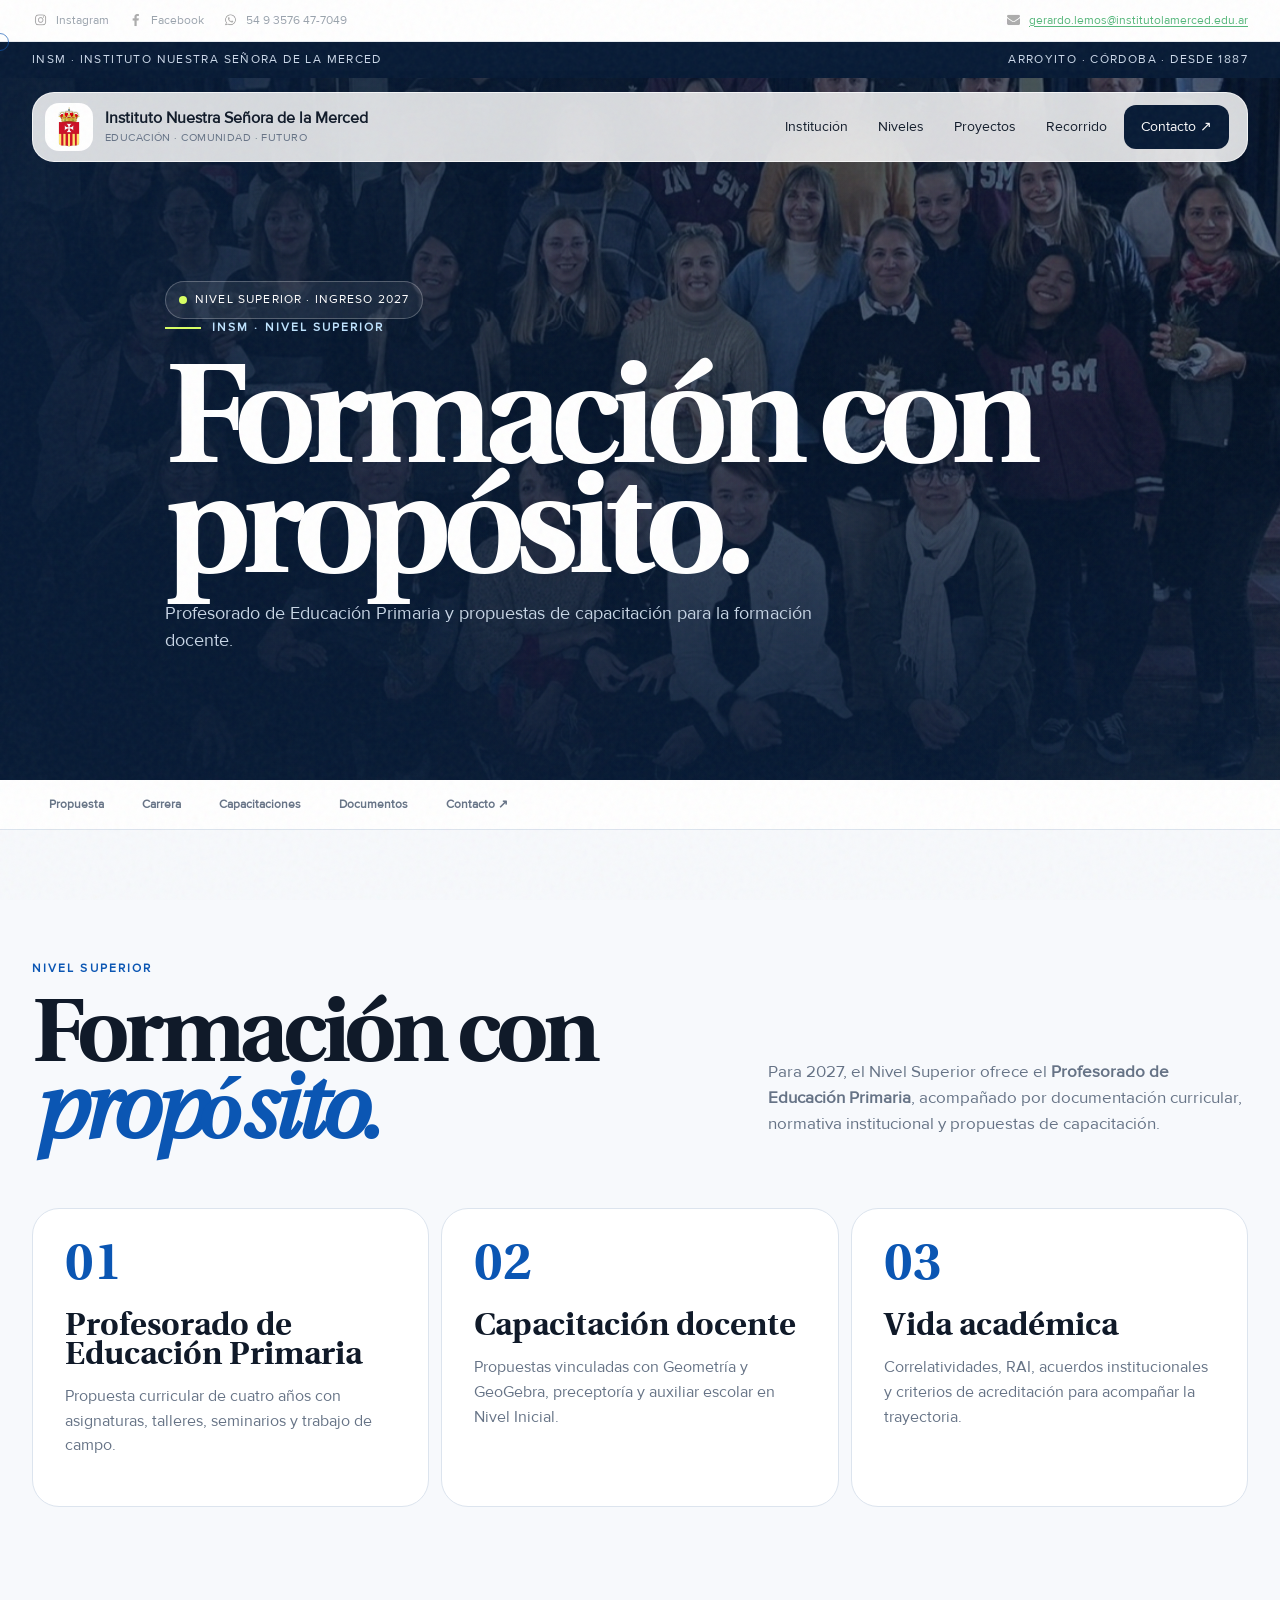
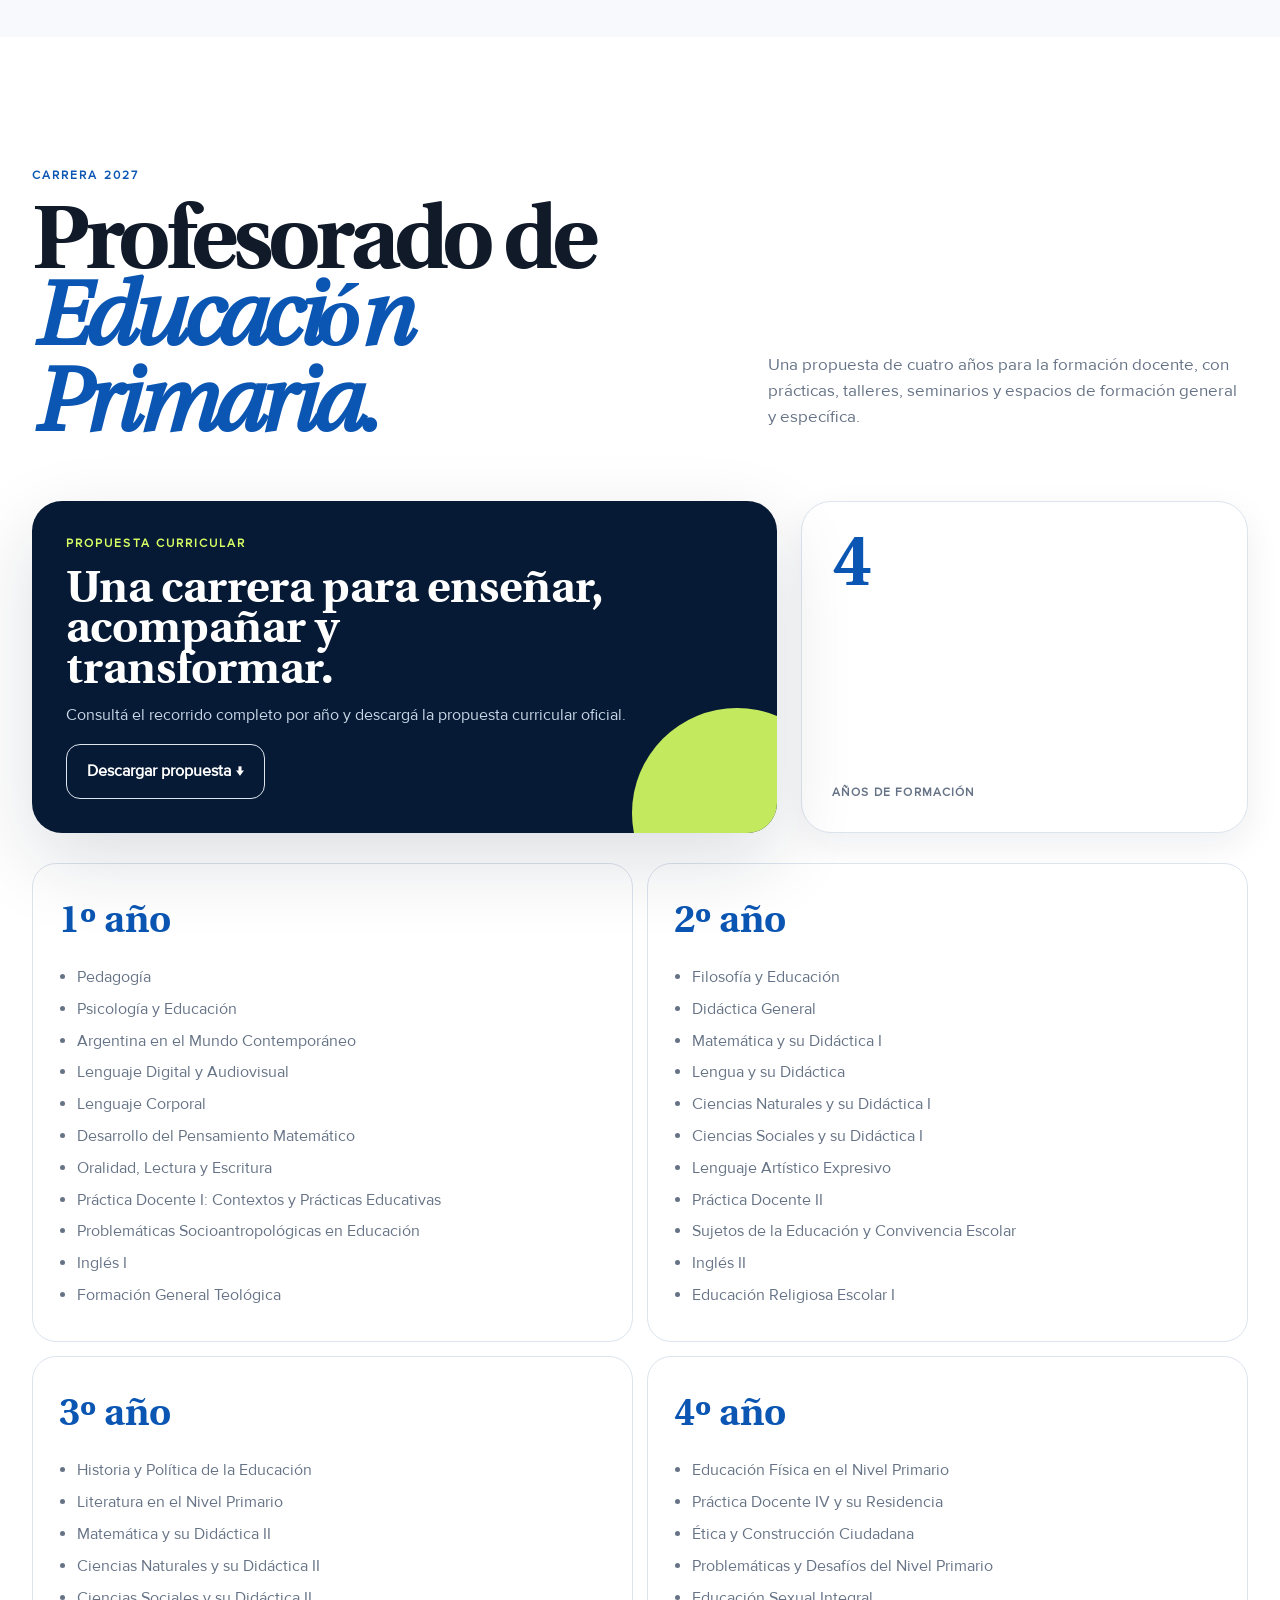
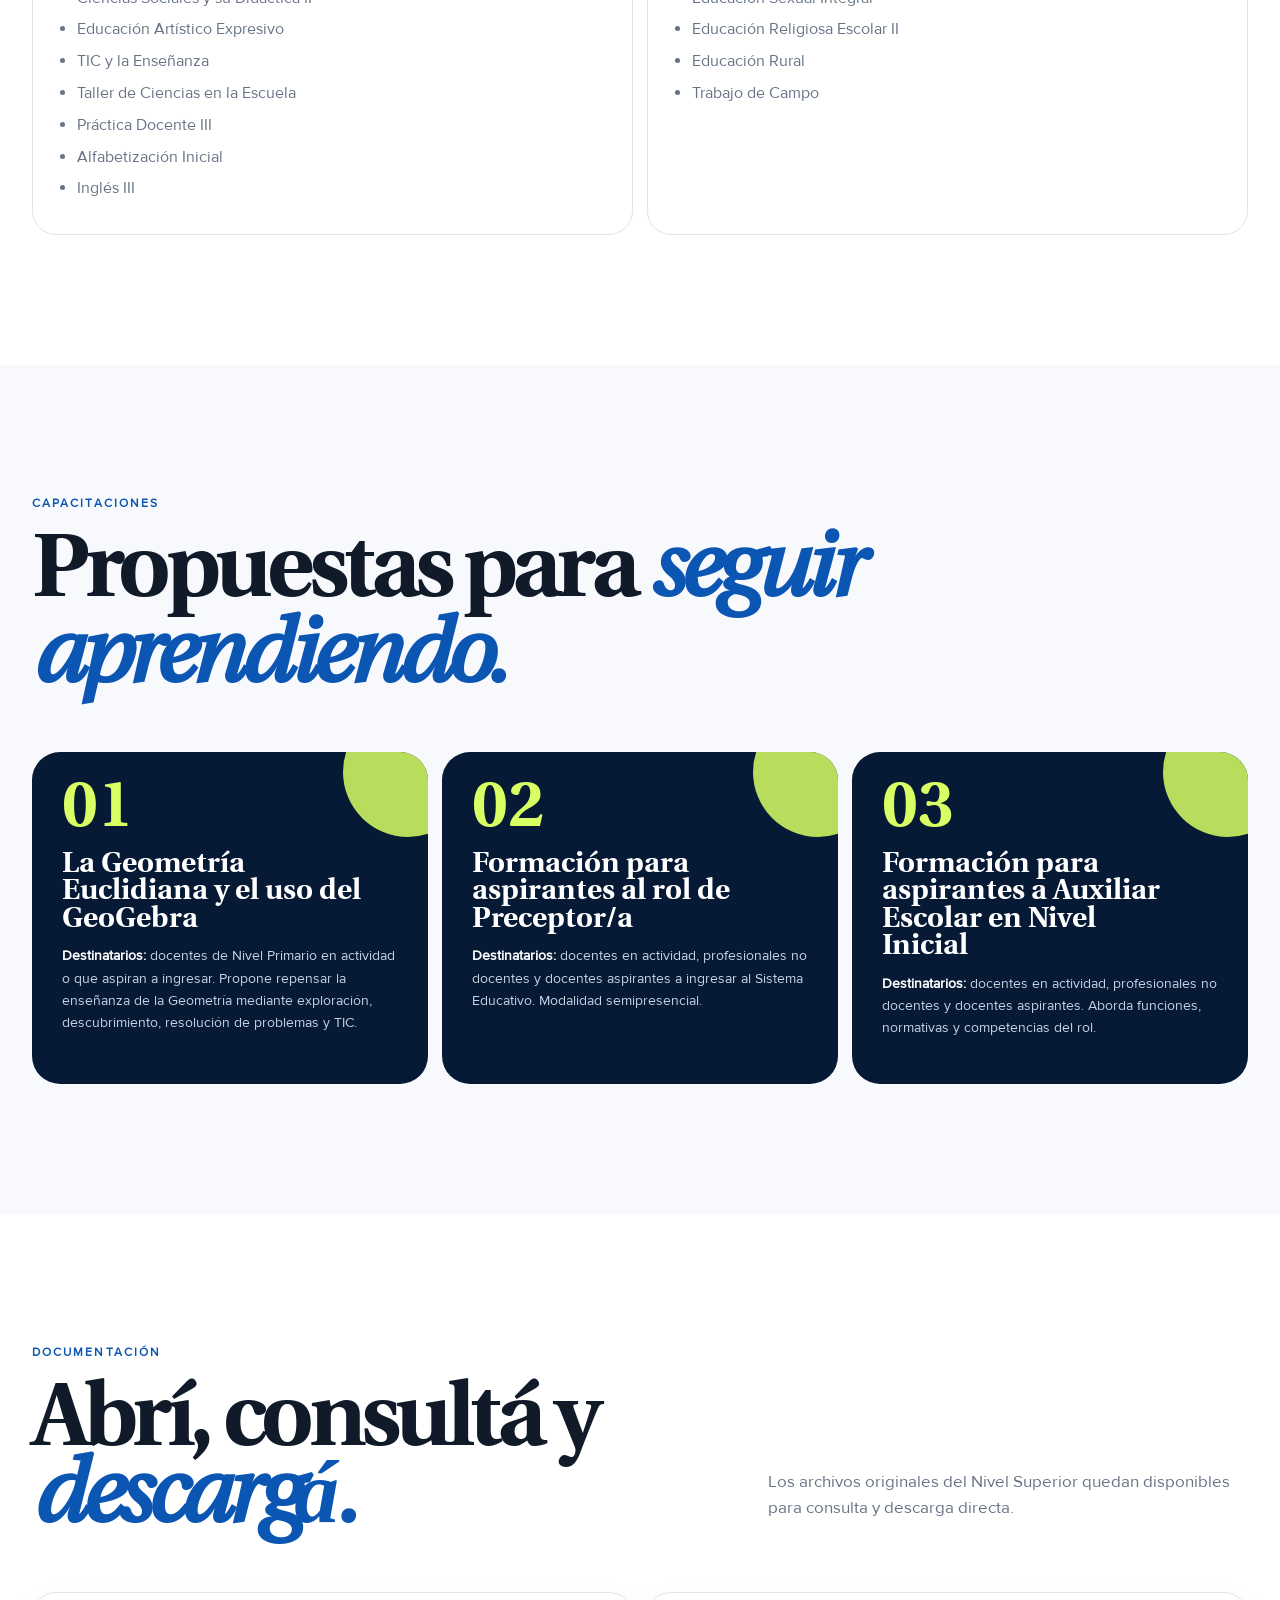
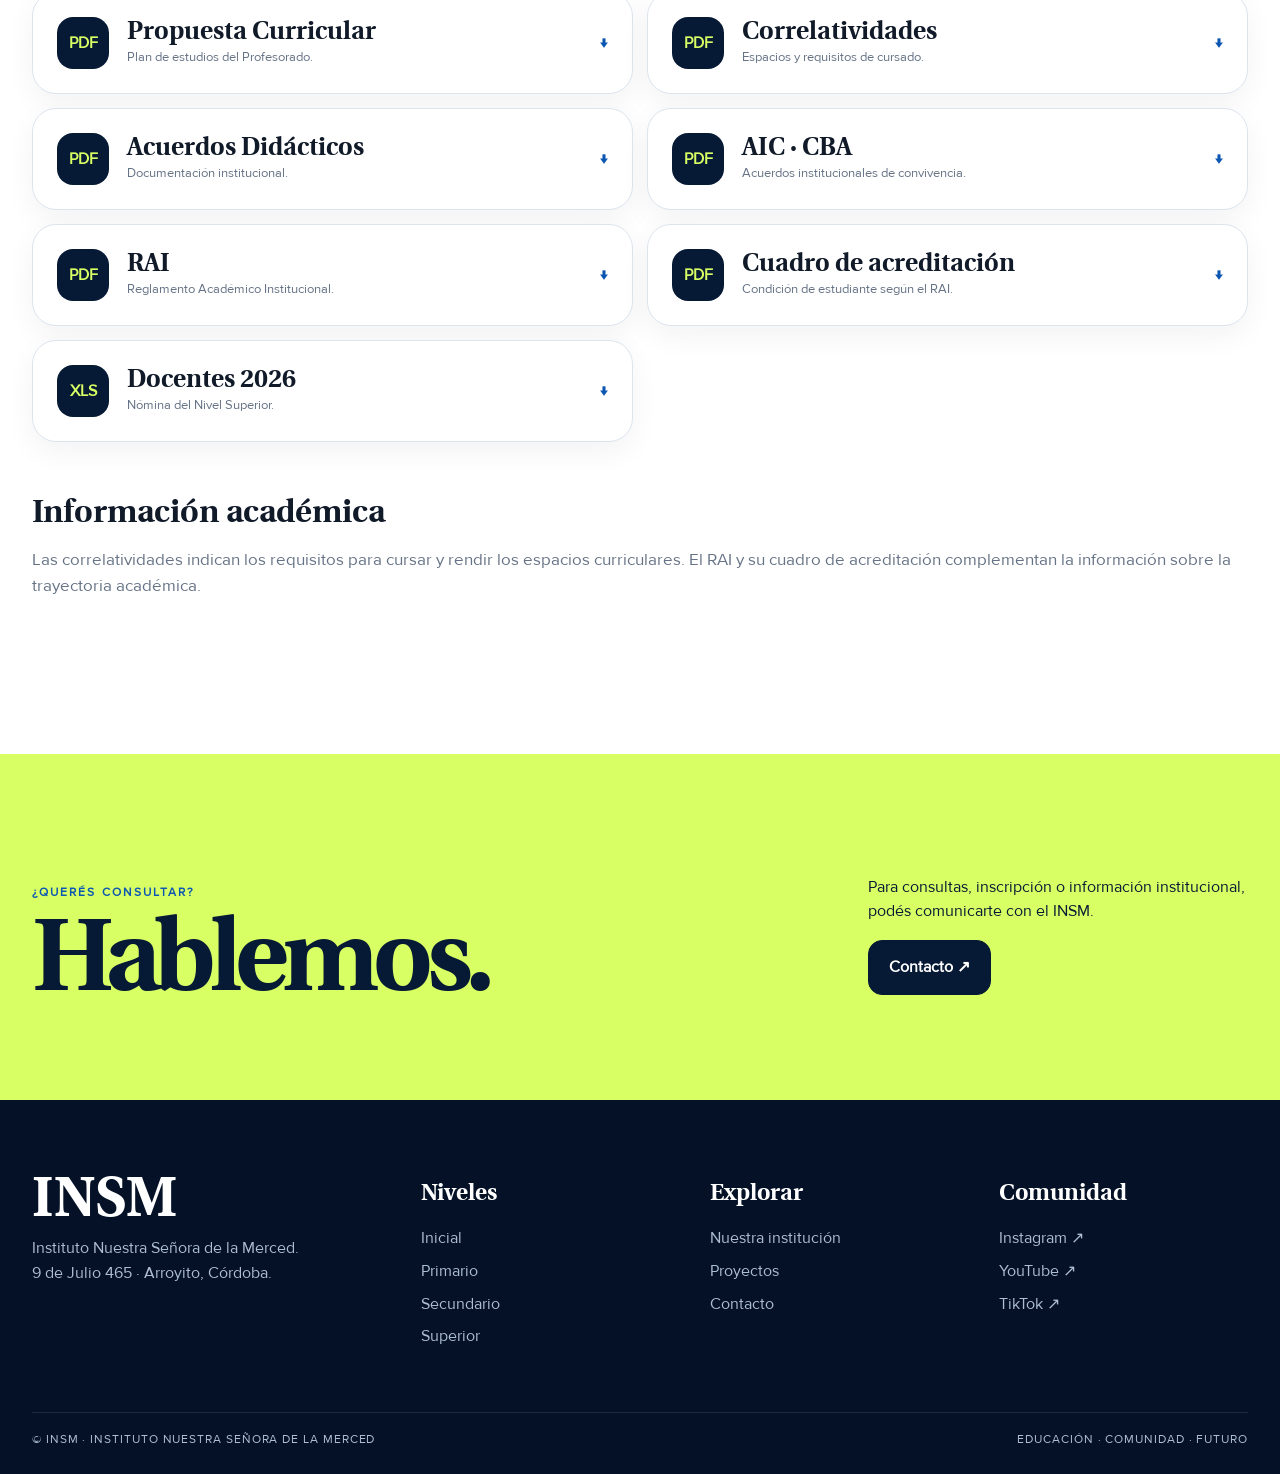
<file: NivelTerciario.html>
<!DOCTYPE html>
<html lang="es"><head><meta charset="utf-8"/><meta content="width=device-width,initial-scale=1" name="viewport"/><title>Nivel Superior · INSM</title><meta content="Instituto Nuestra Señora de la Merced · Arroyito, Córdoba" name="description"/><link href="img/favicon.ico" rel="icon"/><link href="modern.css" rel="stylesheet"/></head><body><div class="social-contact-bar"><div class="container social-contact-shell"><div class="social-group"><a aria-label="Instagram" href="https://www.instagram.com/mercedariasarroyito/" rel="noopener" target="_blank"><img alt="Instagram" src="img/social/instagram.png"/> <span>Instagram</span></a><a aria-label="Facebook" href="https://www.facebook.com/estilomercedarioarroyito" rel="noopener" target="_blank"><img alt="Facebook" src="img/social/facebook.png"/> <span>Facebook</span></a><a aria-label="WhatsApp" href="https://wa.me/5493576477049" rel="noopener" target="_blank"><img alt="WhatsApp" src="img/social/whatsapp.png"/> <span>54 9 3576 47-7049</span></a></div><div class="contact-group"><a aria-label="Correo electrónico" href="mailto:gerardo.lemos@institutolamerced.edu.ar"><img alt="Gmail" src="img/social/gmail.png"/> <span>gerardo.lemos@institutolamerced.edu.ar</span></a></div></div></div><div class="progress"></div><div class="cursor"></div><div class="topline"><div class="container"><span>INSM · Instituto Nuestra Señora de la Merced</span><span>Arroyito · Córdoba · Desde 1887</span></div></div><header class="site-nav"><div class="container nav-shell"><a class="brand" href="index.html"><img alt="INSM" class="brand-mark" src="img/logo.png"/><span class="brand-text">Instituto Nuestra Señora de la Merced<small>EDUCACIÓN · COMUNIDAD · FUTURO</small></span></a><nav class="nav-links"><a href="NuestroColegio.html">Institución</a><a href="index.html#niveles">Niveles</a><a href="Proyectos.html">Proyectos</a><a href="index.html#recorrido">Recorrido</a><a class="nav-cta" href="Contacto.html">Contacto ↗</a></nav><button aria-label="Abrir menú" class="menu-toggle">☰</button></div></header><div class="mobile-menu"><a href="NuestroColegio.html">Institución</a><a href="index.html#niveles">Niveles</a><a href="Proyectos.html">Proyectos</a><a href="index.html#recorrido">Recorrido</a><a href="Contacto.html">Contacto</a></div><main>
<section class="page-hero"><div class="page-hero-bg"><img alt="Nivel Superior" data-parallax="" src="img/DIA del profesor.jpg"/></div><div class="container page-hero-content"><div class="hero-badge">Nivel Superior · Ingreso 2027</div><div class="eyebrow reveal">INSM · Nivel Superior</div><h1 class="reveal delay-1">Formación con propósito.</h1><p class="reveal delay-2">Profesorado de Educación Primaria y propuestas de capacitación para la formación docente.</p></div></section>
<nav class="section-nav"><div class="container"><a href="#propuesta">Propuesta</a><a href="#carrera">Carrera</a><a href="#capacitaciones">Capacitaciones</a><a href="#documentos">Documentos</a><a href="Contacto.html">Contacto ↗</a></div></nav>
<section class="section" id="propuesta"><div class="container"><div class="section-head reveal"><div><div class="section-label">Nivel Superior</div><h2 class="display">Formación con <em>propósito.</em></h2></div><p class="section-intro">Para 2027, el Nivel Superior ofrece el <strong>Profesorado de Educación Primaria</strong>, acompañado por documentación curricular, normativa institucional y propuestas de capacitación.</p></div><div class="feature-cards"><article class="feature-card reveal"><div class="big-num">01</div><h3>Profesorado de Educación Primaria</h3><p>Propuesta curricular de cuatro años con asignaturas, talleres, seminarios y trabajo de campo.</p></article><article class="feature-card reveal delay-1"><div class="big-num">02</div><h3>Capacitación docente</h3><p>Propuestas vinculadas con Geometría y GeoGebra, preceptoría y auxiliar escolar en Nivel Inicial.</p></article><article class="feature-card reveal delay-2"><div class="big-num">03</div><h3>Vida académica</h3><p>Correlatividades, RAI, acuerdos institucionales y criterios de acreditación para acompañar la trayectoria.</p></article></div></div></section>
<section class="section white" id="carrera"><div class="container"><div class="section-head"><div><div class="section-label">Carrera 2027</div><h2 class="display">Profesorado de <em>Educación Primaria.</em></h2></div><p class="section-intro">Una propuesta de cuatro años para la formación docente, con prácticas, talleres, seminarios y espacios de formación general y específica.</p></div><div class="level-intro"><div class="level-intro-card"><div class="section-label">Propuesta curricular</div><h3>Una carrera para enseñar, acompañar y transformar.</h3><p>Consultá el recorrido completo por año y descargá la propuesta curricular oficial.</p><a class="btn" download="" href="codigo-otros/terciario/Propuesta_Curricular.pdf">Descargar propuesta ↓</a></div><div class="level-stat-card"><strong>4</strong><span>años de formación</span></div></div><div class="academic-years"><article class="academic-year"><h3>1º año</h3><ul><li>Pedagogía</li><li>Psicología y Educación</li><li>Argentina en el Mundo Contemporáneo</li><li>Lenguaje Digital y Audiovisual</li><li>Lenguaje Corporal</li><li>Desarrollo del Pensamiento Matemático</li><li>Oralidad, Lectura y Escritura</li><li>Práctica Docente I: Contextos y Prácticas Educativas</li><li>Problemáticas Socioantropológicas en Educación</li><li>Inglés I</li><li>Formación General Teológica</li></ul></article><article class="academic-year"><h3>2º año</h3><ul><li>Filosofía y Educación</li><li>Didáctica General</li><li>Matemática y su Didáctica I</li><li>Lengua y su Didáctica</li><li>Ciencias Naturales y su Didáctica I</li><li>Ciencias Sociales y su Didáctica I</li><li>Lenguaje Artístico Expresivo</li><li>Práctica Docente II</li><li>Sujetos de la Educación y Convivencia Escolar</li><li>Inglés II</li><li>Educación Religiosa Escolar I</li></ul></article><article class="academic-year"><h3>3º año</h3><ul><li>Historia y Política de la Educación</li><li>Literatura en el Nivel Primario</li><li>Matemática y su Didáctica II</li><li>Ciencias Naturales y su Didáctica II</li><li>Ciencias Sociales y su Didáctica II</li><li>Educación Artístico Expresivo</li><li>TIC y la Enseñanza</li><li>Taller de Ciencias en la Escuela</li><li>Práctica Docente III</li><li>Alfabetización Inicial</li><li>Inglés III</li></ul></article><article class="academic-year"><h3>4º año</h3><ul><li>Educación Física en el Nivel Primario</li><li>Práctica Docente IV y su Residencia</li><li>Ética y Construcción Ciudadana</li><li>Problemáticas y Desafíos del Nivel Primario</li><li>Educación Sexual Integral</li><li>Educación Religiosa Escolar II</li><li>Educación Rural</li><li>Trabajo de Campo</li></ul></article></div></div></section>
<section class="section" id="capacitaciones"><div class="container"><div class="section-head"><div><div class="section-label">Capacitaciones</div><h2 class="display">Propuestas para <em>seguir aprendiendo.</em></h2></div></div><div class="training-grid"><article class="training-card"><div class="num">01</div><h3>La Geometría Euclidiana y el uso del GeoGebra</h3><p><strong>Destinatarios:</strong> docentes de Nivel Primario en actividad o que aspiran a ingresar. Propone repensar la enseñanza de la Geometría mediante exploración, descubrimiento, resolución de problemas y TIC.</p></article><article class="training-card"><div class="num">02</div><h3>Formación para aspirantes al rol de Preceptor/a</h3><p><strong>Destinatarios:</strong> docentes en actividad, profesionales no docentes y docentes aspirantes a ingresar al Sistema Educativo. Modalidad semipresencial.</p></article><article class="training-card"><div class="num">03</div><h3>Formación para aspirantes a Auxiliar Escolar en Nivel Inicial</h3><p><strong>Destinatarios:</strong> docentes en actividad, profesionales no docentes y docentes aspirantes. Aborda funciones, normativas y competencias del rol.</p></article></div></div></section>
<section class="section white" id="documentos"><div class="container"><div class="section-head"><div><div class="section-label">Documentación</div><h2 class="display">Abrí, consultá y <em>descargá.</em></h2></div><p class="section-intro">Los archivos originales del Nivel Superior quedan disponibles para consulta y descarga directa.</p></div><div class="doc-cards"><a class="doc-card" download="" href="codigo-otros/terciario/Propuesta_Curricular.pdf"><span class="doc-icon">PDF</span><div><h3>Propuesta Curricular</h3><p>Plan de estudios del Profesorado.</p></div><span class="download">↓</span></a><a class="doc-card" download="" href="codigo-otros/terciario/Correlatividades_-_Primaria.pdf"><span class="doc-icon">PDF</span><div><h3>Correlatividades</h3><p>Espacios y requisitos de cursado.</p></div><span class="download">↓</span></a><a class="doc-card" download="" href="codigo-otros/terciario/ACUERDOS_DIDACTICOS.pdf"><span class="doc-icon">PDF</span><div><h3>Acuerdos Didácticos</h3><p>Documentación institucional.</p></div><span class="download">↓</span></a><a class="doc-card" download="" href="codigo-otros/terciario/CBA_SAADIPE01_2026_00002276.pdf"><span class="doc-icon">PDF</span><div><h3>AIC · CBA</h3><p>Acuerdos institucionales de convivencia.</p></div><span class="download">↓</span></a><a class="doc-card" download="" href="codigo-otros/terciario/RAI.pdf"><span class="doc-icon">PDF</span><div><h3>RAI</h3><p>Reglamento Académico Institucional.</p></div><span class="download">↓</span></a><a class="doc-card" download="" href="codigo-otros/terciario/Cuadro_de_Acreditacion_y_Condicion_de_estudiante_segun_el_RAI.pdf"><span class="doc-icon">PDF</span><div><h3>Cuadro de acreditación</h3><p>Condición de estudiante según el RAI.</p></div><span class="download">↓</span></a><a class="doc-card" download="" href="codigo-otros/terciario/Docentes%20-%20Nivel%20Superior%202026.xlsx"><span class="doc-icon">XLS</span><div><h3>Docentes 2026</h3><p>Nómina del Nivel Superior.</p></div><span class="download">↓</span></a></div><div class="content-body" style="margin-top:45px"><h3>Información académica</h3><p>Las correlatividades indican los requisitos para cursar y rendir los espacios curriculares. El RAI y su cuadro de acreditación complementan la información sobre la trayectoria académica.</p></div></div></section>
<section class="cta"><div class="container cta-grid"><div><div class="section-label">¿Querés consultar?</div><h2>Hablemos.</h2></div><div><p>Para consultas, inscripción o información institucional, podés comunicarte con el INSM.</p><a class="btn" href="Contacto.html">Contacto ↗</a></div></div></section>
</main><footer class="footer"><div class="container footer-grid"><div><div class="footer-brand">INSM</div><p>Instituto Nuestra Señora de la Merced.<br/>9 de Julio 465 · Arroyito, Córdoba.</p></div><div><h3>Niveles</h3><a href="NivelInicial.html">Inicial</a><a href="NivelPrimario.html">Primario</a><a href="NivelSecundario.html">Secundario</a><a href="NivelTerciario.html">Superior</a></div><div><h3>Explorar</h3><a href="NuestroColegio.html">Nuestra institución</a><a href="Proyectos.html">Proyectos</a><a href="Contacto.html">Contacto</a></div><div><h3>Comunidad</h3><a href="https://www.instagram.com/mercedariasarroyito/" target="_blank">Instagram ↗</a><a href="https://www.youtube.com/@INSM.DIGITAL" target="_blank">YouTube ↗</a><a href="https://www.tiktok.com/@insm.digital" target="_blank">TikTok ↗</a></div></div><div class="container footer-bottom"><span>© INSM · Instituto Nuestra Señora de la Merced</span><span>Educación · Comunidad · Futuro</span></div></footer><script src="site.js"></script></body></html>
</file>
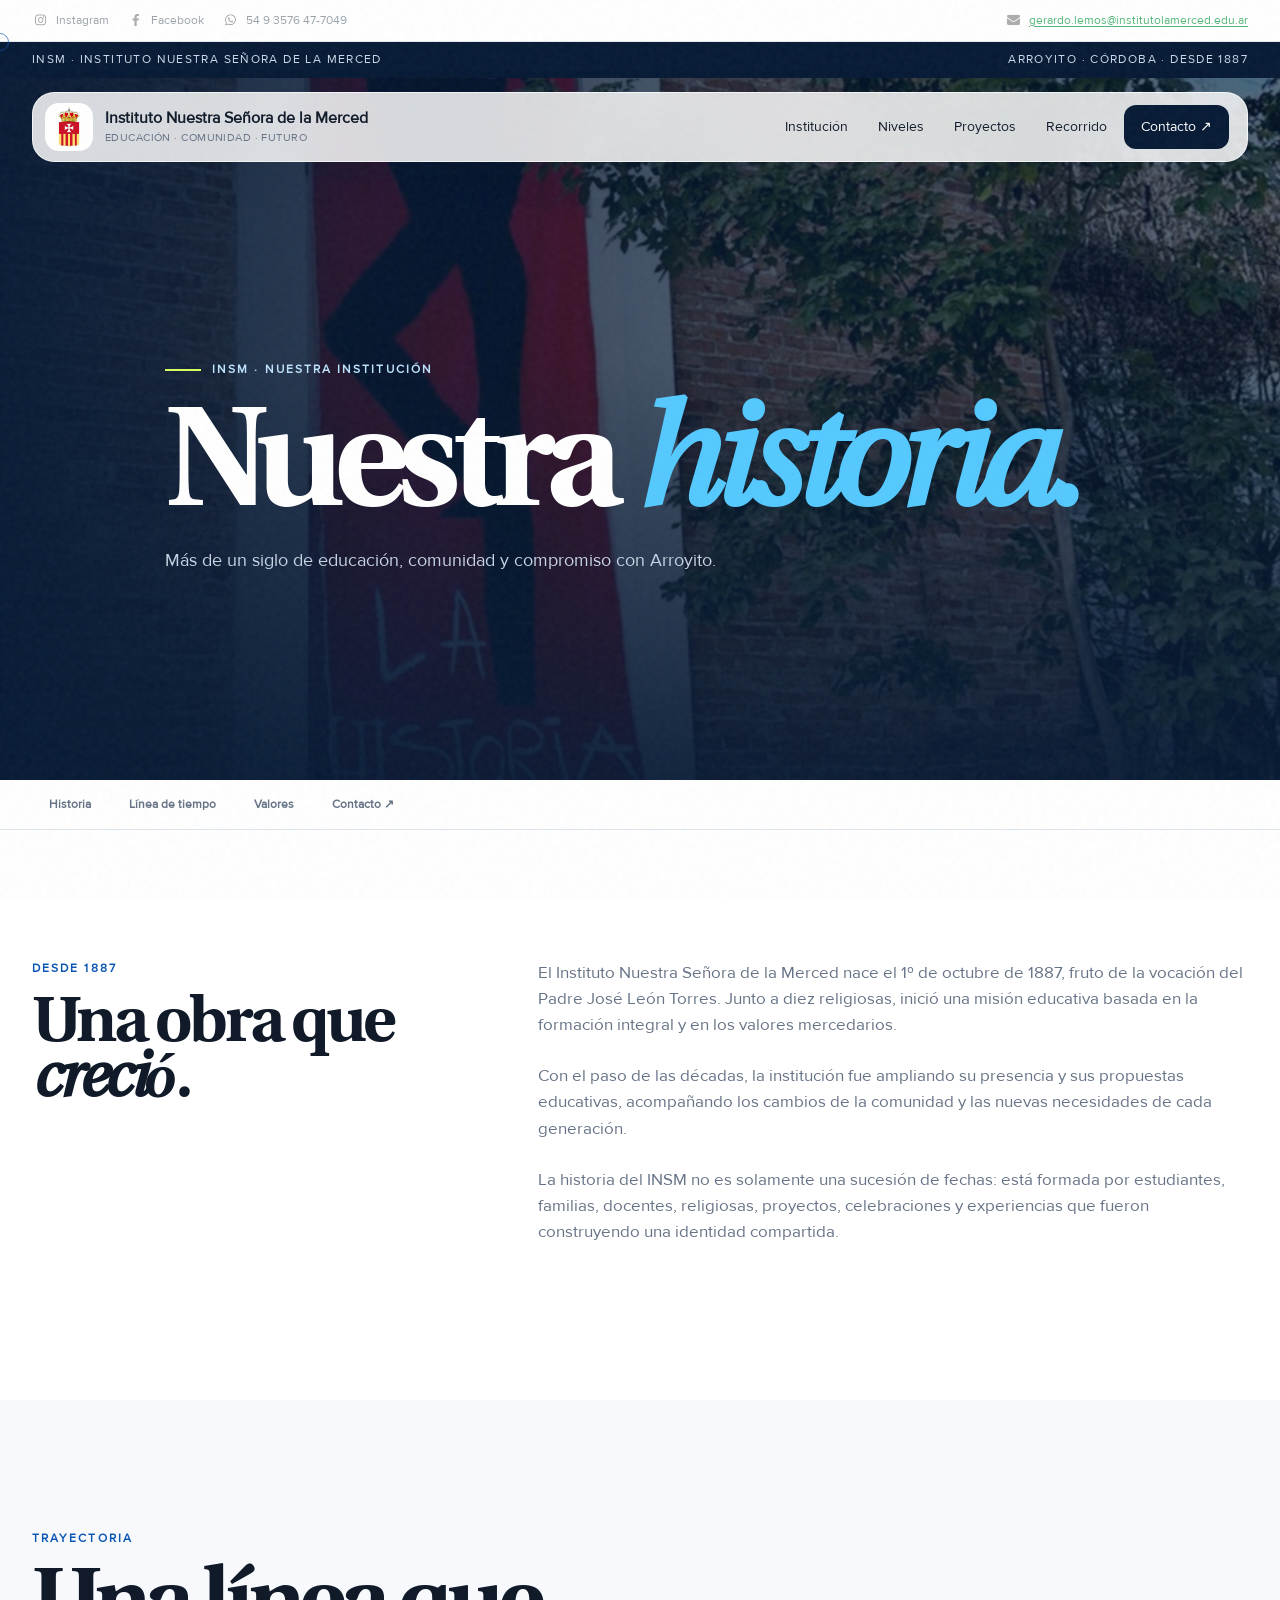
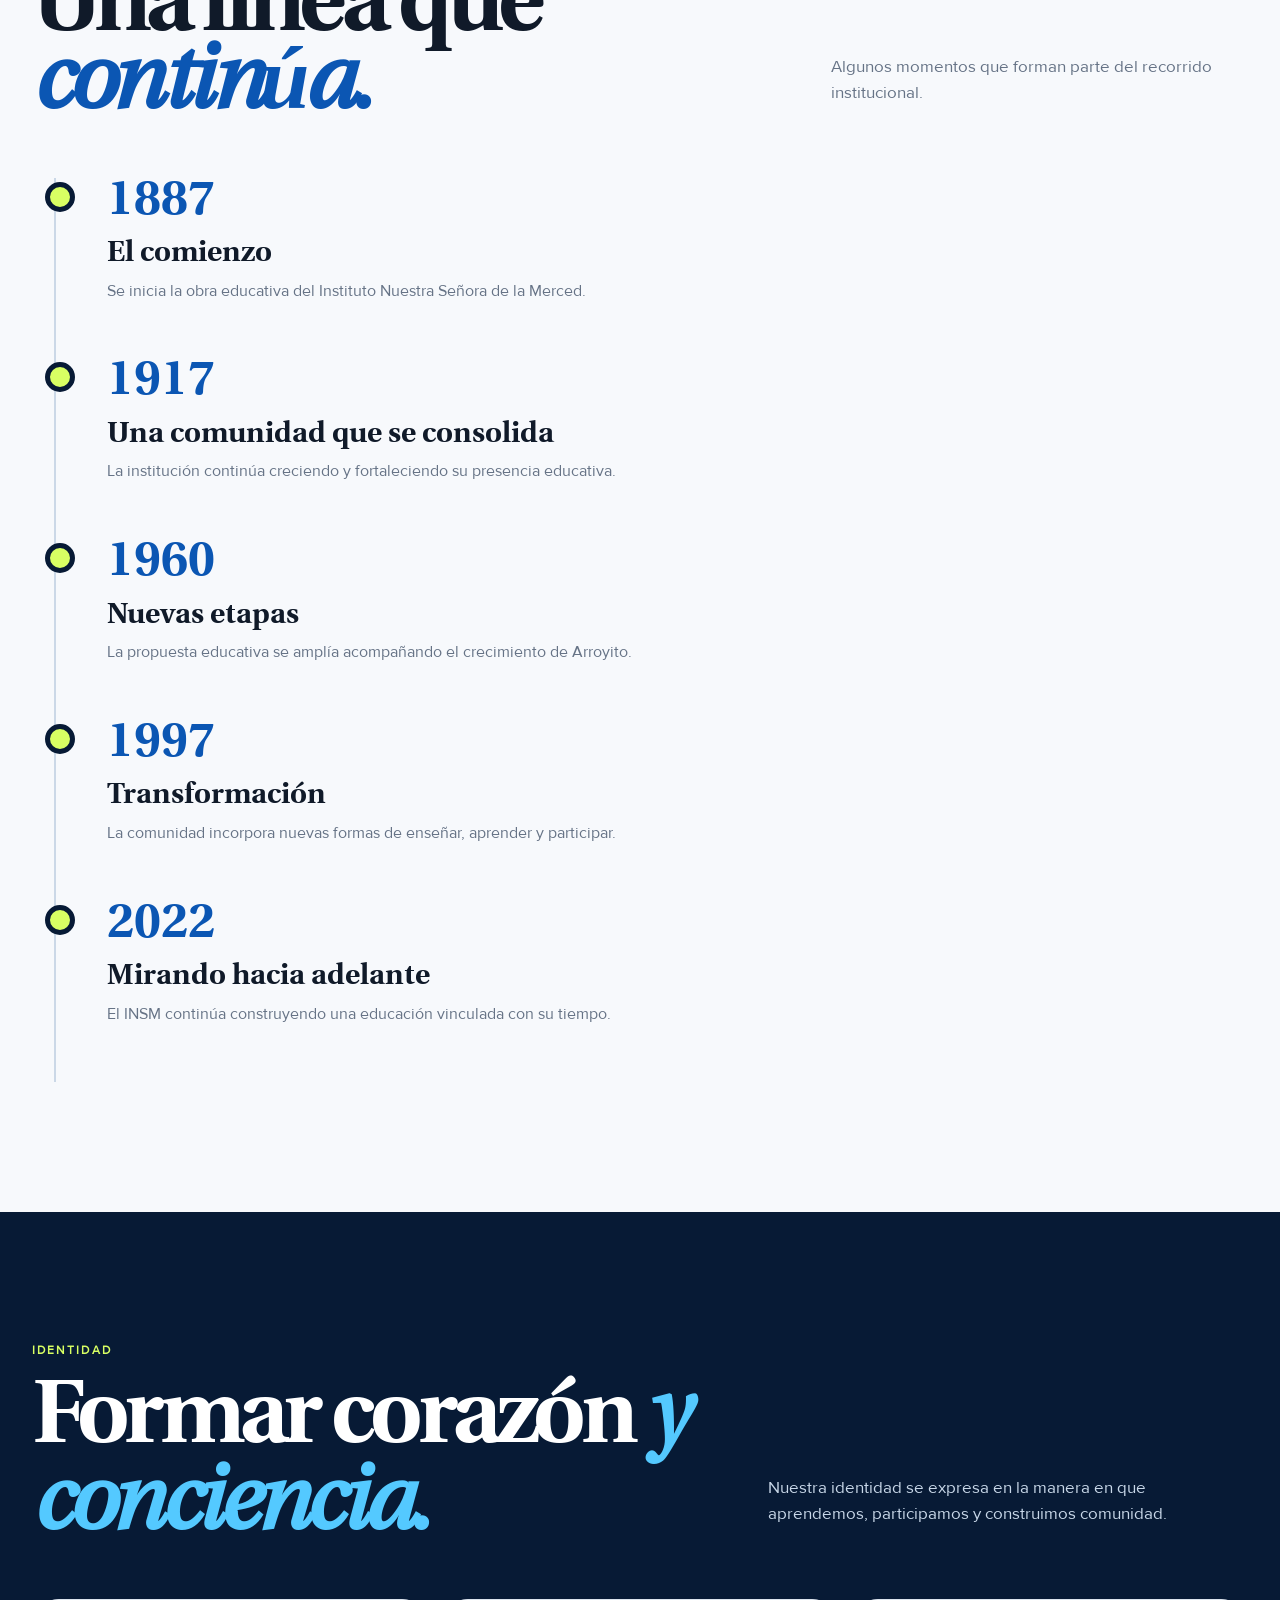
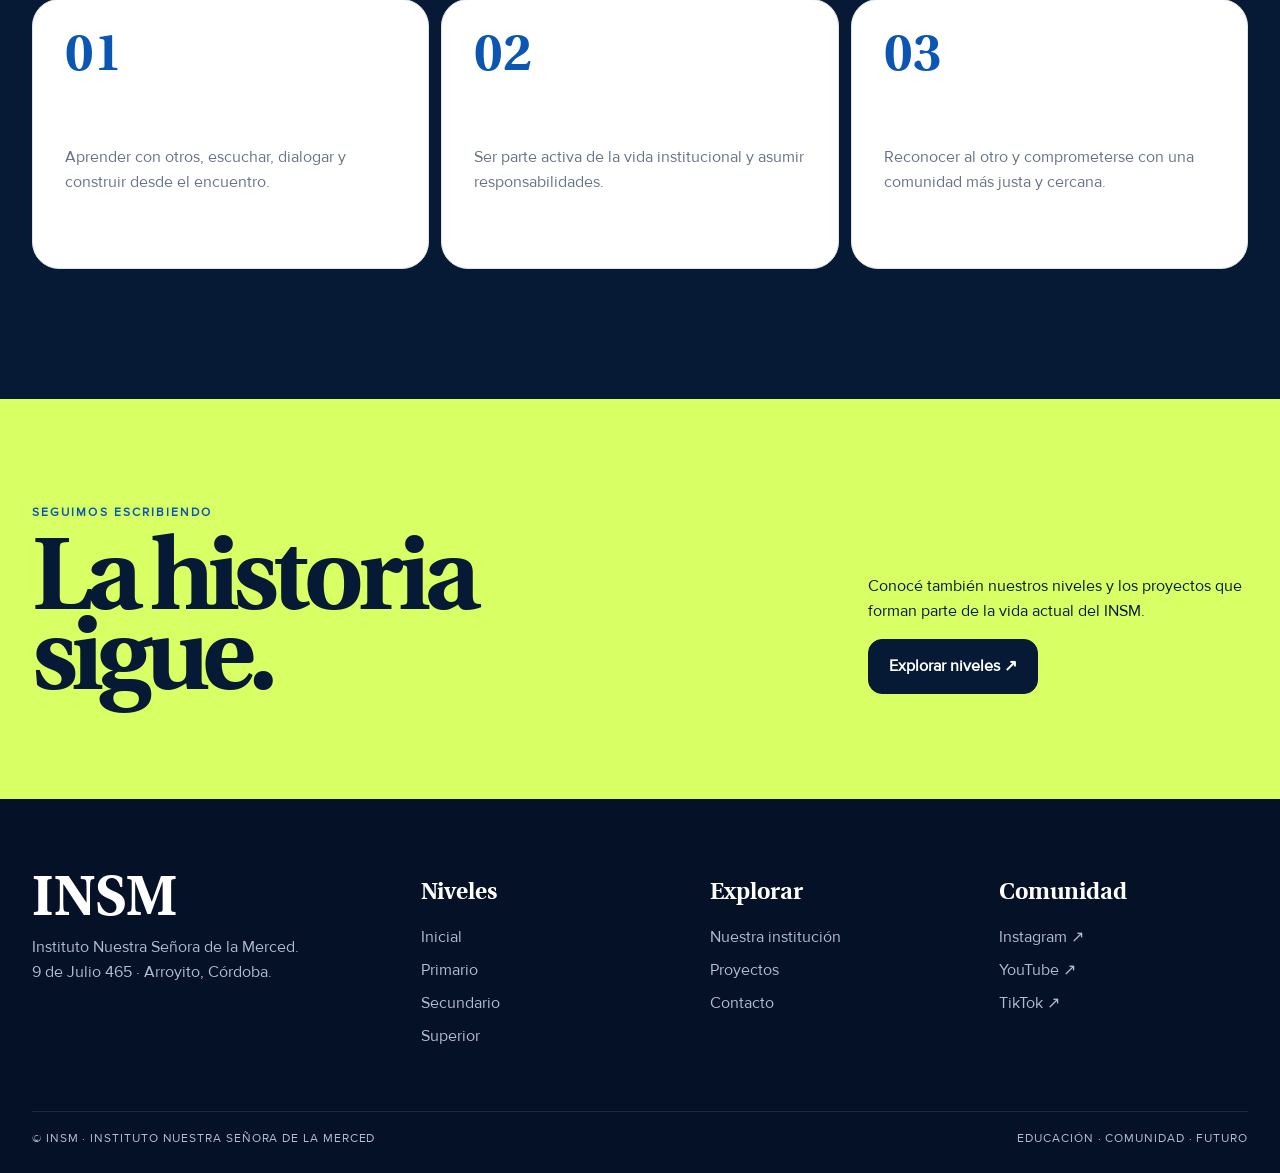
<file: NuestroColegio.html>
<!doctype html><html lang="es"><head><meta charset="utf-8"><meta name="viewport" content="width=device-width,initial-scale=1"><title>Nuestra institución · INSM</title><meta name="description" content="Instituto Nuestra Señora de la Merced · Arroyito, Córdoba"><link rel="icon" href="img/favicon.ico"><link rel="stylesheet" href="modern.css"></head><body><div class="social-contact-bar"><div class="container social-contact-shell"><div class="social-group"><a href="https://www.instagram.com/mercedariasarroyito/" target="_blank" rel="noopener" aria-label="Instagram"><img src="img/social/instagram.png" alt="Instagram"> <span>Instagram</span></a><a href="https://www.facebook.com/estilomercedarioarroyito" target="_blank" rel="noopener" aria-label="Facebook"><img src="img/social/facebook.png" alt="Facebook"> <span>Facebook</span></a><a href="https://wa.me/5493576477049" target="_blank" rel="noopener" aria-label="WhatsApp"><img src="img/social/whatsapp.png" alt="WhatsApp"> <span>54 9 3576 47-7049</span></a></div><div class="contact-group"><a href="mailto:gerardo.lemos@institutolamerced.edu.ar" aria-label="Correo electrónico"><img src="img/social/gmail.png" alt="Gmail"> <span>gerardo.lemos@institutolamerced.edu.ar</span></a></div></div></div><div class="progress"></div><div class="cursor"></div><div class="topline"><div class="container"><span>INSM · Instituto Nuestra Señora de la Merced</span><span>Arroyito · Córdoba · Desde 1887</span></div></div><header class="site-nav"><div class="container nav-shell"><a class="brand" href="index.html"><img class="brand-mark" src="img/logo.png" alt="INSM"><span class="brand-text">Instituto Nuestra Señora de la Merced<small>EDUCACIÓN · COMUNIDAD · FUTURO</small></span></a><nav class="nav-links"><a href="NuestroColegio.html">Institución</a><a href="index.html#niveles">Niveles</a><a href="Proyectos.html">Proyectos</a><a href="index.html#recorrido">Recorrido</a><a href="Contacto.html" class="nav-cta">Contacto ↗</a></nav><button class="menu-toggle" aria-label="Abrir menú">☰</button></div></header><div class="mobile-menu"><a href="NuestroColegio.html">Institución</a><a href="index.html#niveles">Niveles</a><a href="Proyectos.html">Proyectos</a><a href="index.html#recorrido">Recorrido</a><a href="Contacto.html">Contacto</a></div><main><section class="page-hero"><div class="page-hero-bg"><img src="img/Historia.jpg" data-parallax alt="Historia del INSM"></div><div class="container page-hero-content"><div class="eyebrow reveal">INSM · Nuestra institución</div><h1 class="reveal delay-1">Nuestra <em>historia.</em></h1><p class="reveal delay-2">Más de un siglo de educación, comunidad y compromiso con Arroyito.</p></div></section><nav class="section-nav"><div class="container"><a href="#historia">Historia</a><a href="#linea">Línea de tiempo</a><a href="#valores">Valores</a><a href="Contacto.html">Contacto ↗</a></div></nav><section class="section white" id="historia"><div class="container content-grid"><aside class="content-sticky"><div class="section-label">Desde 1887</div><h2>Una obra que <em>creció.</em></h2></aside><div class="content-body reveal"><p>El Instituto Nuestra Señora de la Merced nace el 1º de octubre de 1887, fruto de la vocación del Padre José León Torres. Junto a diez religiosas, inició una misión educativa basada en la formación integral y en los valores mercedarios.</p><p>Con el paso de las décadas, la institución fue ampliando su presencia y sus propuestas educativas, acompañando los cambios de la comunidad y las nuevas necesidades de cada generación.</p><p>La historia del INSM no es solamente una sucesión de fechas: está formada por estudiantes, familias, docentes, religiosas, proyectos, celebraciones y experiencias que fueron construyendo una identidad compartida.</p></div></div></section><section class="section" id="linea"><div class="container"><div class="section-head"><div><div class="section-label">Trayectoria</div><h2 class="display">Una línea que <em>continúa.</em></h2></div><p class="section-intro">Algunos momentos que forman parte del recorrido institucional.</p></div><div class="timeline"><div class="timeline-item reveal"><div class="year">1887</div><h3>El comienzo</h3><p>Se inicia la obra educativa del Instituto Nuestra Señora de la Merced.</p></div><div class="timeline-item reveal"><div class="year">1917</div><h3>Una comunidad que se consolida</h3><p>La institución continúa creciendo y fortaleciendo su presencia educativa.</p></div><div class="timeline-item reveal"><div class="year">1960</div><h3>Nuevas etapas</h3><p>La propuesta educativa se amplía acompañando el crecimiento de Arroyito.</p></div><div class="timeline-item reveal"><div class="year">1997</div><h3>Transformación</h3><p>La comunidad incorpora nuevas formas de enseñar, aprender y participar.</p></div><div class="timeline-item reveal"><div class="year">2022</div><h3>Mirando hacia adelante</h3><p>El INSM continúa construyendo una educación vinculada con su tiempo.</p></div></div></div></section><section class="section dark" id="valores"><div class="container"><div class="section-head"><div><div class="section-label">Identidad</div><h2 class="display">Formar corazón <em>y conciencia.</em></h2></div><p class="section-intro">Nuestra identidad se expresa en la manera en que aprendemos, participamos y construimos comunidad.</p></div><div class="feature-cards"><article class="feature-card"><div class="big-num">01</div><h3>Interacción</h3><p>Aprender con otros, escuchar, dialogar y construir desde el encuentro.</p></article><article class="feature-card"><div class="big-num">02</div><h3>Participación</h3><p>Ser parte activa de la vida institucional y asumir responsabilidades.</p></article><article class="feature-card"><div class="big-num">03</div><h3>Solidaridad</h3><p>Reconocer al otro y comprometerse con una comunidad más justa y cercana.</p></article></div></div></section><section class="cta"><div class="container cta-grid"><div><div class="section-label">Seguimos escribiendo</div><h2>La historia<br>sigue.</h2></div><div><p>Conocé también nuestros niveles y los proyectos que forman parte de la vida actual del INSM.</p><a class="btn" href="index.html#niveles">Explorar niveles ↗</a></div></div></section></main><footer class="footer"><div class="container footer-grid"><div><div class="footer-brand">INSM</div><p>Instituto Nuestra Señora de la Merced.<br>9 de Julio 465 · Arroyito, Córdoba.</p></div><div><h3>Niveles</h3><a href="NivelInicial.html">Inicial</a><a href="NivelPrimario.html">Primario</a><a href="NivelSecundario.html">Secundario</a><a href="NivelTerciario.html">Superior</a></div><div><h3>Explorar</h3><a href="NuestroColegio.html">Nuestra institución</a><a href="Proyectos.html">Proyectos</a><a href="Contacto.html">Contacto</a></div><div><h3>Comunidad</h3><a href="https://www.instagram.com/mercedariasarroyito/" target="_blank">Instagram ↗</a><a href="https://www.youtube.com/@INSM.DIGITAL" target="_blank">YouTube ↗</a><a href="https://www.tiktok.com/@insm.digital" target="_blank">TikTok ↗</a></div></div><div class="container footer-bottom"><span>© INSM · Instituto Nuestra Señora de la Merced</span><span>Educación · Comunidad · Futuro</span></div></footer><script src="site.js"></script></body></html>
</file>
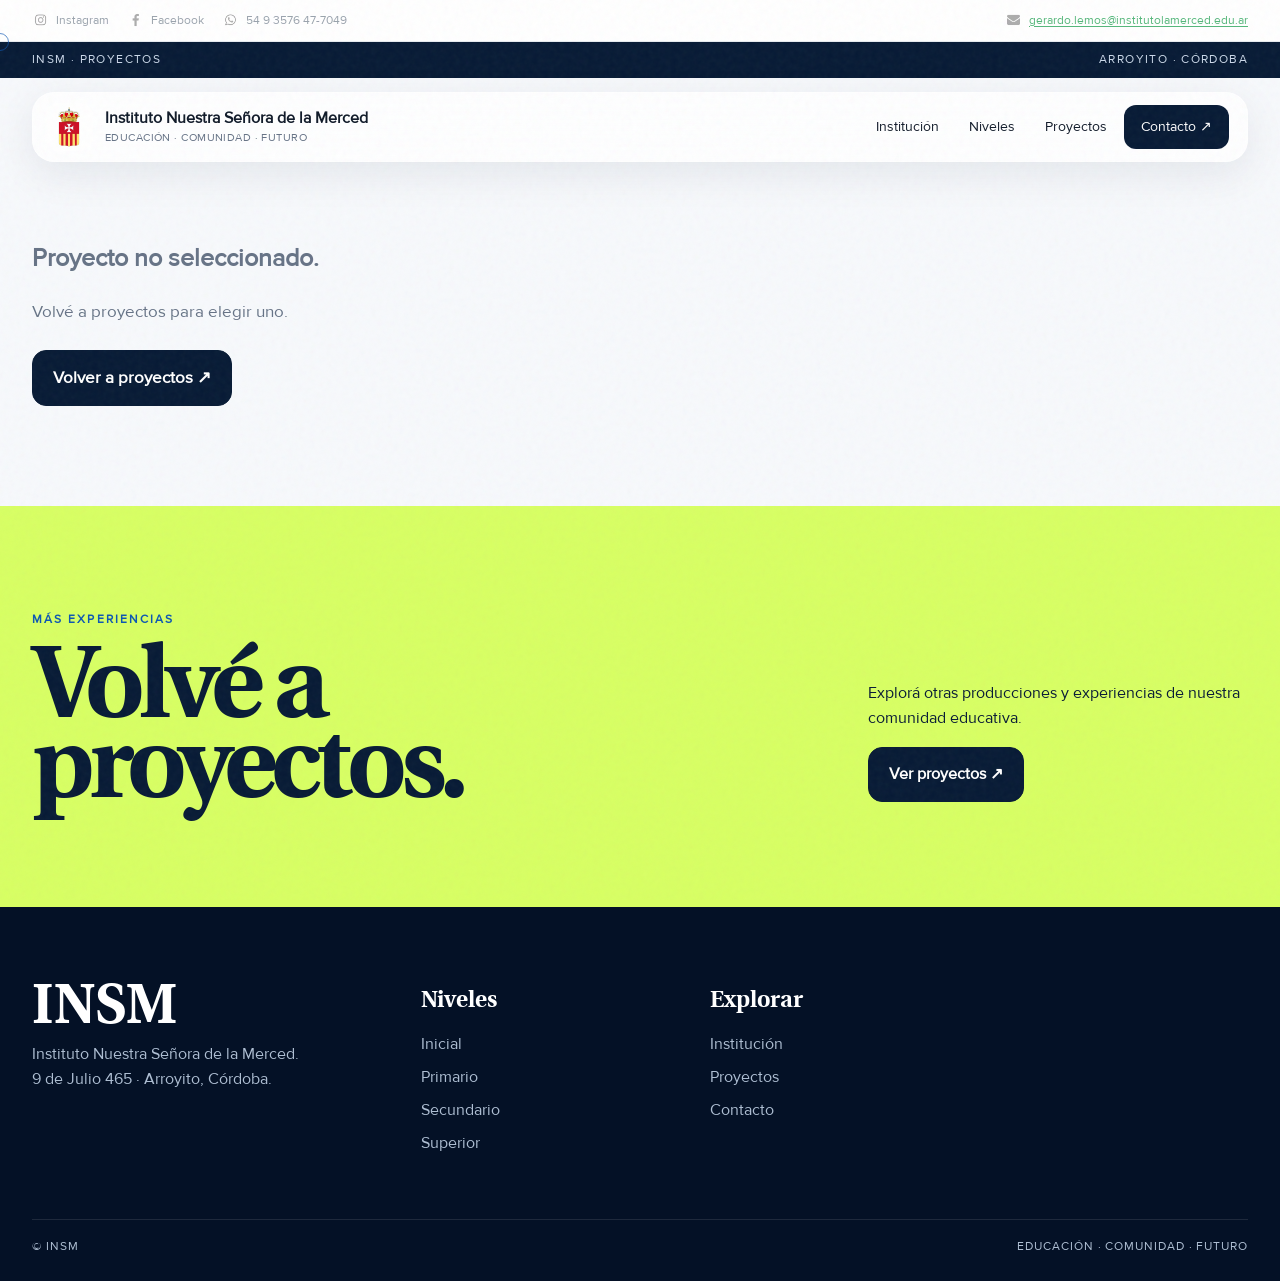
<file: Proyecto.html>
<!doctype html><html lang="es"><head><meta charset="utf-8"><meta name="viewport" content="width=device-width,initial-scale=1"><title>Proyecto · INSM</title><link rel="icon" href="img/favicon.ico"><link rel="stylesheet" href="modern.css"></head><body><div class="social-contact-bar"><div class="container social-contact-shell"><div class="social-group"><a href="https://www.instagram.com/mercedariasarroyito/" target="_blank" rel="noopener" aria-label="Instagram"><img src="img/social/instagram.png" alt="Instagram"> <span>Instagram</span></a><a href="https://www.facebook.com/estilomercedarioarroyito" target="_blank" rel="noopener" aria-label="Facebook"><img src="img/social/facebook.png" alt="Facebook"> <span>Facebook</span></a><a href="https://wa.me/5493576477049" target="_blank" rel="noopener" aria-label="WhatsApp"><img src="img/social/whatsapp.png" alt="WhatsApp"> <span>54 9 3576 47-7049</span></a></div><div class="contact-group"><a href="mailto:gerardo.lemos@institutolamerced.edu.ar" aria-label="Correo electrónico"><img src="img/social/gmail.png" alt="Gmail"> <span>gerardo.lemos@institutolamerced.edu.ar</span></a></div></div></div><div class="progress"></div><div class="cursor"></div><div class="topline"><div class="container"><span>INSM · Proyectos</span><span>Arroyito · Córdoba</span></div></div><header class="site-nav"><div class="container nav-shell"><a class="brand" href="index.html"><img class="brand-mark" src="img/logo.png" alt="INSM"><span class="brand-text">Instituto Nuestra Señora de la Merced<small>EDUCACIÓN · COMUNIDAD · FUTURO</small></span></a><nav class="nav-links"><a href="NuestroColegio.html">Institución</a><a href="../index.html#niveles">Niveles</a><a href="Proyectos.html">Proyectos</a><a href="Contacto.html" class="nav-cta">Contacto ↗</a></nav><button class="menu-toggle">☰</button></div></header><div class="mobile-menu"><a href="NuestroColegio.html">Institución</a><a href="../index.html#niveles">Niveles</a><a href="Proyectos.html">Proyectos</a><a href="Contacto.html">Contacto</a></div><main class="project-page"><div class="container" id="projectRoot"><div class="project-detail"><div><div class="eyebrow">INSM · Proyecto</div><h1>Cargando<br><em>proyecto.</em></h1></div></div></div></main><section class="cta"><div class="container cta-grid"><div><div class="section-label">Más experiencias</div><h2>Volvé a<br>proyectos.</h2></div><div><p>Explorá otras producciones y experiencias de nuestra comunidad educativa.</p><a class="btn" href="Proyectos.html">Ver proyectos ↗</a></div></div></section><footer class="footer"><div class="container footer-grid"><div><div class="footer-brand">INSM</div><p>Instituto Nuestra Señora de la Merced.<br>9 de Julio 465 · Arroyito, Córdoba.</p></div><div><h3>Niveles</h3><a href="NivelInicial.html">Inicial</a><a href="NivelPrimario.html">Primario</a><a href="NivelSecundario.html">Secundario</a><a href="NivelTerciario.html">Superior</a></div><div><h3>Explorar</h3><a href="NuestroColegio.html">Institución</a><a href="Proyectos.html">Proyectos</a><a href="Contacto.html">Contacto</a></div></div><div class="container footer-bottom"><span>© INSM</span><span>Educación · Comunidad · Futuro</span></div></footer><script src="site.js"></script><script src="templates/data/proyectos-local.js"></script><script>
const params = new URLSearchParams(location.search);
const id = params.get('id') || location.hash.replace(/^#/, '');
const root = document.getElementById('projectRoot');

function escapeHtml(value) {
  return String(value ?? '').replace(/[&<>'"]/g, c => ({'&':'&amp;','<':'&lt;','>':'&gt;',"'":'&#39;','"':'&quot;'}[c]));
}
function renderProject(p) {
  if (!p) throw new Error('not found');
  const g=p.general||{}, h=p.hero||{}, a=p.academic||{};
  const fixAsset = value => { const v=String(value||''); return v.replace(/^\.\.\/img\//,'img/').replace(/^\.\/img\//,'img/'); };
  const gallery=Array.isArray(p.gallery)?p.gallery:[];
  const videos=Array.isArray(p.videos)?p.videos:[];
  const resources=Array.isArray(p.resources)?p.resources:[];
  const galleryHtml=gallery.length ? `
    <section class="section white project-gallery-section">
      <div class="container">
        <div class="section-head">
          <div><div class="section-label">Registro</div><h2 class="display">Así se <em>vivió.</em></h2></div>
          <p class="section-intro">Imágenes y producciones de esta experiencia.</p>
        </div>
        <div class="projects project-gallery-grid">
          ${gallery.map((item,i)=>{
            const image=fixAsset(typeof item==='string'?item:item.image);
            const title=typeof item==='string'?'Registro '+String(i+1).padStart(2,'0'):(item.title||'Registro '+String(i+1).padStart(2,'0'));
            const description=typeof item==='string'?'':(item.description||'');
            return `<div class="project-card project-gallery-card"><img src="${escapeHtml(image)}" alt="${escapeHtml(title)}" loading="lazy"><div class="project-body"><div class="project-meta"><span>Cortometraje</span><span>${String(i+1).padStart(2,'0')}</span></div><h3>${escapeHtml(title)}</h3>${description?`<p>${escapeHtml(description)}</p>`:''}</div></div>`;
          }).join('')}
        </div>
      </div>
    </section>` : '';
  const videosHtml=videos.length ? `
    <section class="section project-video-section">
      <div class="container">
        <div class="section-head"><div><div class="section-label">Material audiovisual</div><h2 class="display">Mirá los <em>cortos.</em></h2></div></div>
        <div class="project-video-grid">${videos.map((src,i)=>`<div class="project-video-item"><iframe src="${escapeHtml(src)}" title="Video ${i+1}" loading="lazy" allowfullscreen></iframe></div>`).join('')}</div>
      </div>
    </section>` : '';
  const resourcesHtml=resources.length ? `
    <section class="section white project-resources-section"><div class="container"><div class="section-head"><div><div class="section-label">Enlaces</div><h2 class="display">Seguí <em>explorando.</em></h2></div></div><div class="project-resources">${resources.map(r=>`<a class="btn" href="${escapeHtml(r.url)}" target="_blank" rel="noopener"><i class="${escapeHtml(r.icon||'fas fa-link')}"></i> ${escapeHtml(r.title||'Ver enlace')} ↗</a>`).join('')}</div></div></section>` : '';
  root.innerHTML=`
    <div class="project-detail">
      <div class="reveal visible"><div class="eyebrow">INSM · Proyecto</div><h1>${escapeHtml(h.titleLine1||p.title||'Proyecto')}<br><em>${escapeHtml(h.titleLine2||'')}</em></h1><p class="project-detail-text">${g.summary||''}</p><div class="project-meta-list"><div><strong>Fecha</strong><span>${escapeHtml(g.date||'')}</span></div><div><strong>Área</strong><span>${escapeHtml(a.value3||'INSM')}</span></div><div><strong>Participan</strong><span>${escapeHtml(a.value1||'')}</span></div><div><strong>Acompañamiento</strong><span>${escapeHtml(a.value2||'')}</span></div></div></div>
      <div class="reveal visible delay-1"><img class="hero-img" src="${escapeHtml(fixAsset(g.image||h.backgroundImage||'img/Convivencia.jpg'))}" alt="${escapeHtml(h.titleLine1||'Proyecto')}"></div>
    </div>
    <div class="section" style="padding-bottom:0"><div class="content-grid"><aside class="content-sticky"><div class="section-label">La experiencia</div><h2>Detrás del <em>proyecto.</em></h2></aside><div class="content-body">${g.detail||''}</div></div></div>
    ${galleryHtml}${videosHtml}${resourcesHtml}`;
  document.title=(h.titleLine1||p.title||'Proyecto')+' · INSM';
}

async function loadProject(){
  if(!id){
    root.innerHTML='<div class="content-body"><h2>Proyecto no seleccionado.</h2><p>Volvé a proyectos para elegir uno.</p><a class="btn btn-dark" href="Proyectos.html">Volver a proyectos ↗</a></div>';
    return;
  }
  try {
    // Al abrir la web directamente desde la PC, usamos los datos locales.
    if (window.INSM_PROJECTS && window.INSM_PROJECTS[id]) {
      renderProject(window.INSM_PROJECTS[id]);
      return;
    }
    // Cuando la web está publicada en un servidor, usamos el JSON real.
    const response=await fetch('templates/data/proyectos/'+encodeURIComponent(id)+'.json');
    if(!response.ok) throw new Error('not found');
    renderProject(await response.json());
  } catch(error) {
    console.error(error);
    root.innerHTML='<div class="content-body"><h2>No se pudo cargar este proyecto.</h2><p>Revisá que exista su archivo JSON dentro de <strong>templates/data/proyectos/</strong>.</p><a class="btn btn-dark" href="Proyectos.html">Volver a proyectos ↗</a></div>';
  }
}
loadProject();
</script></body></html>
</file>
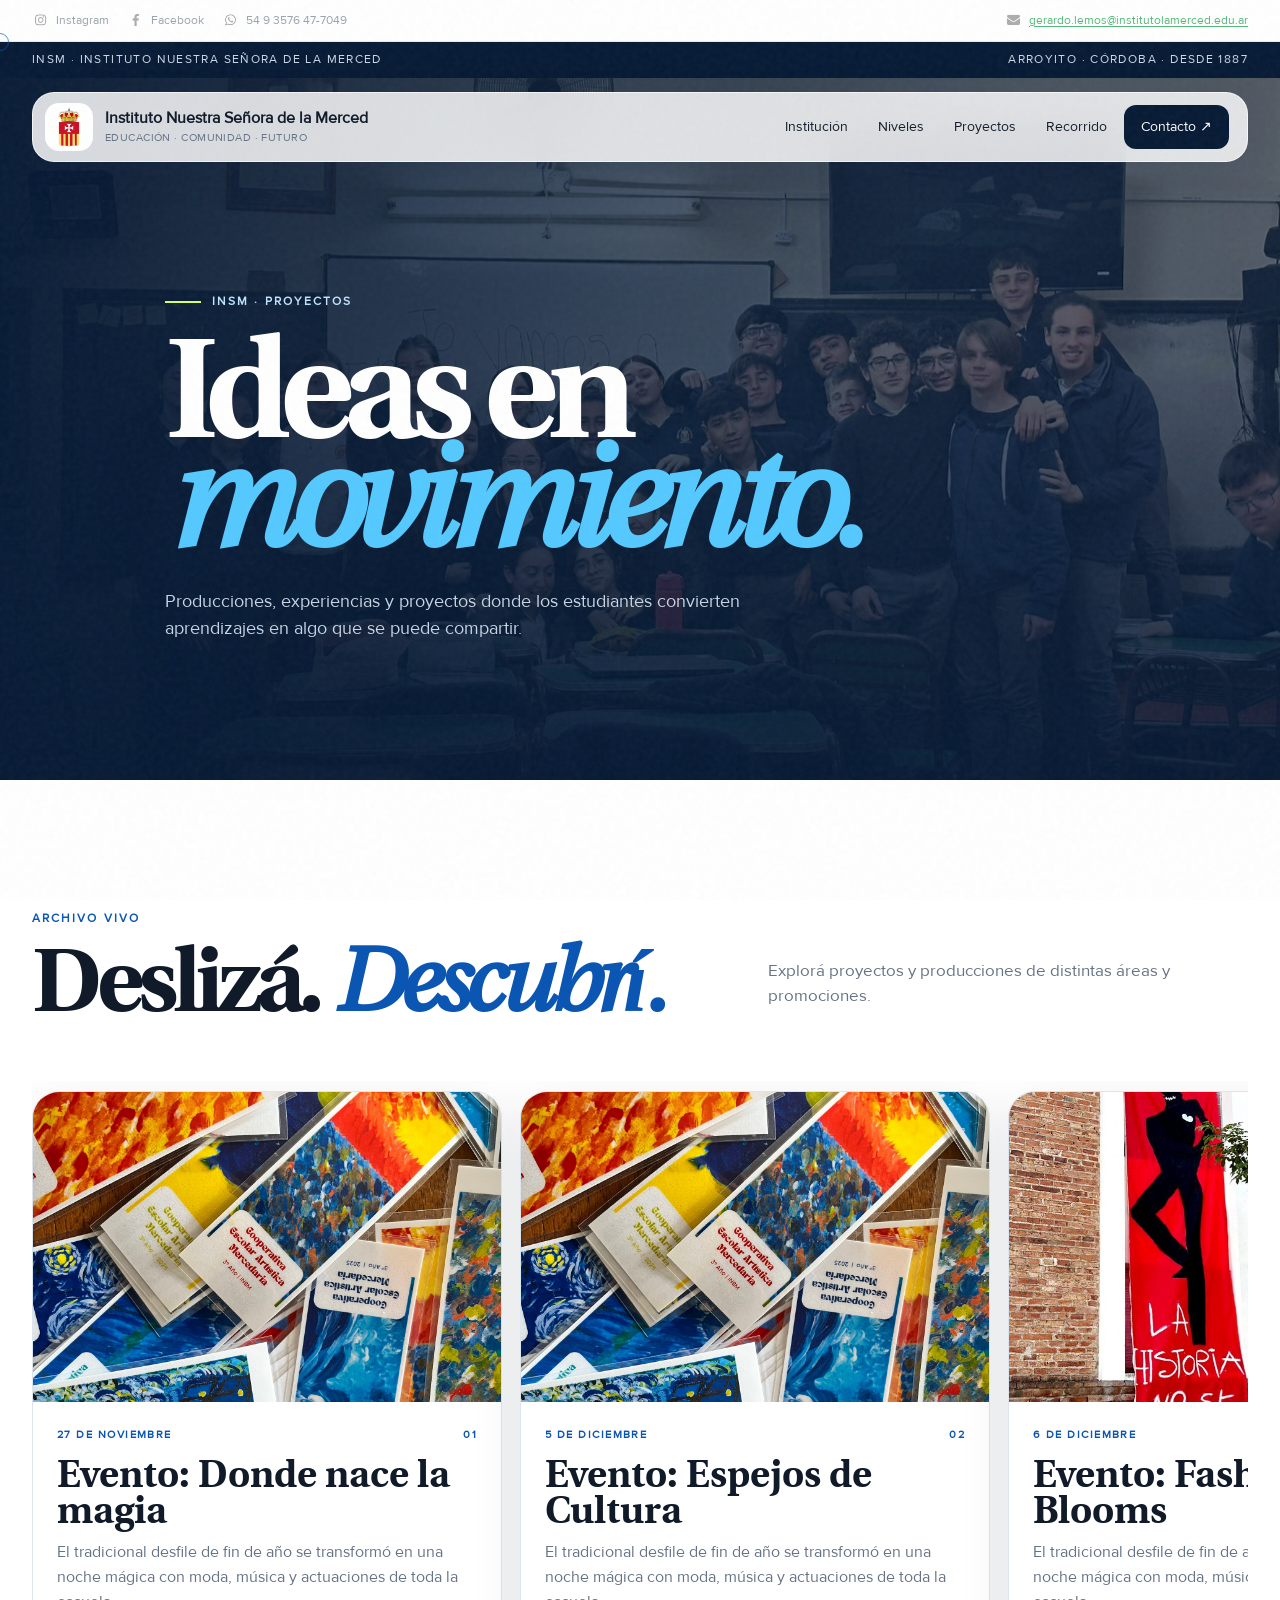
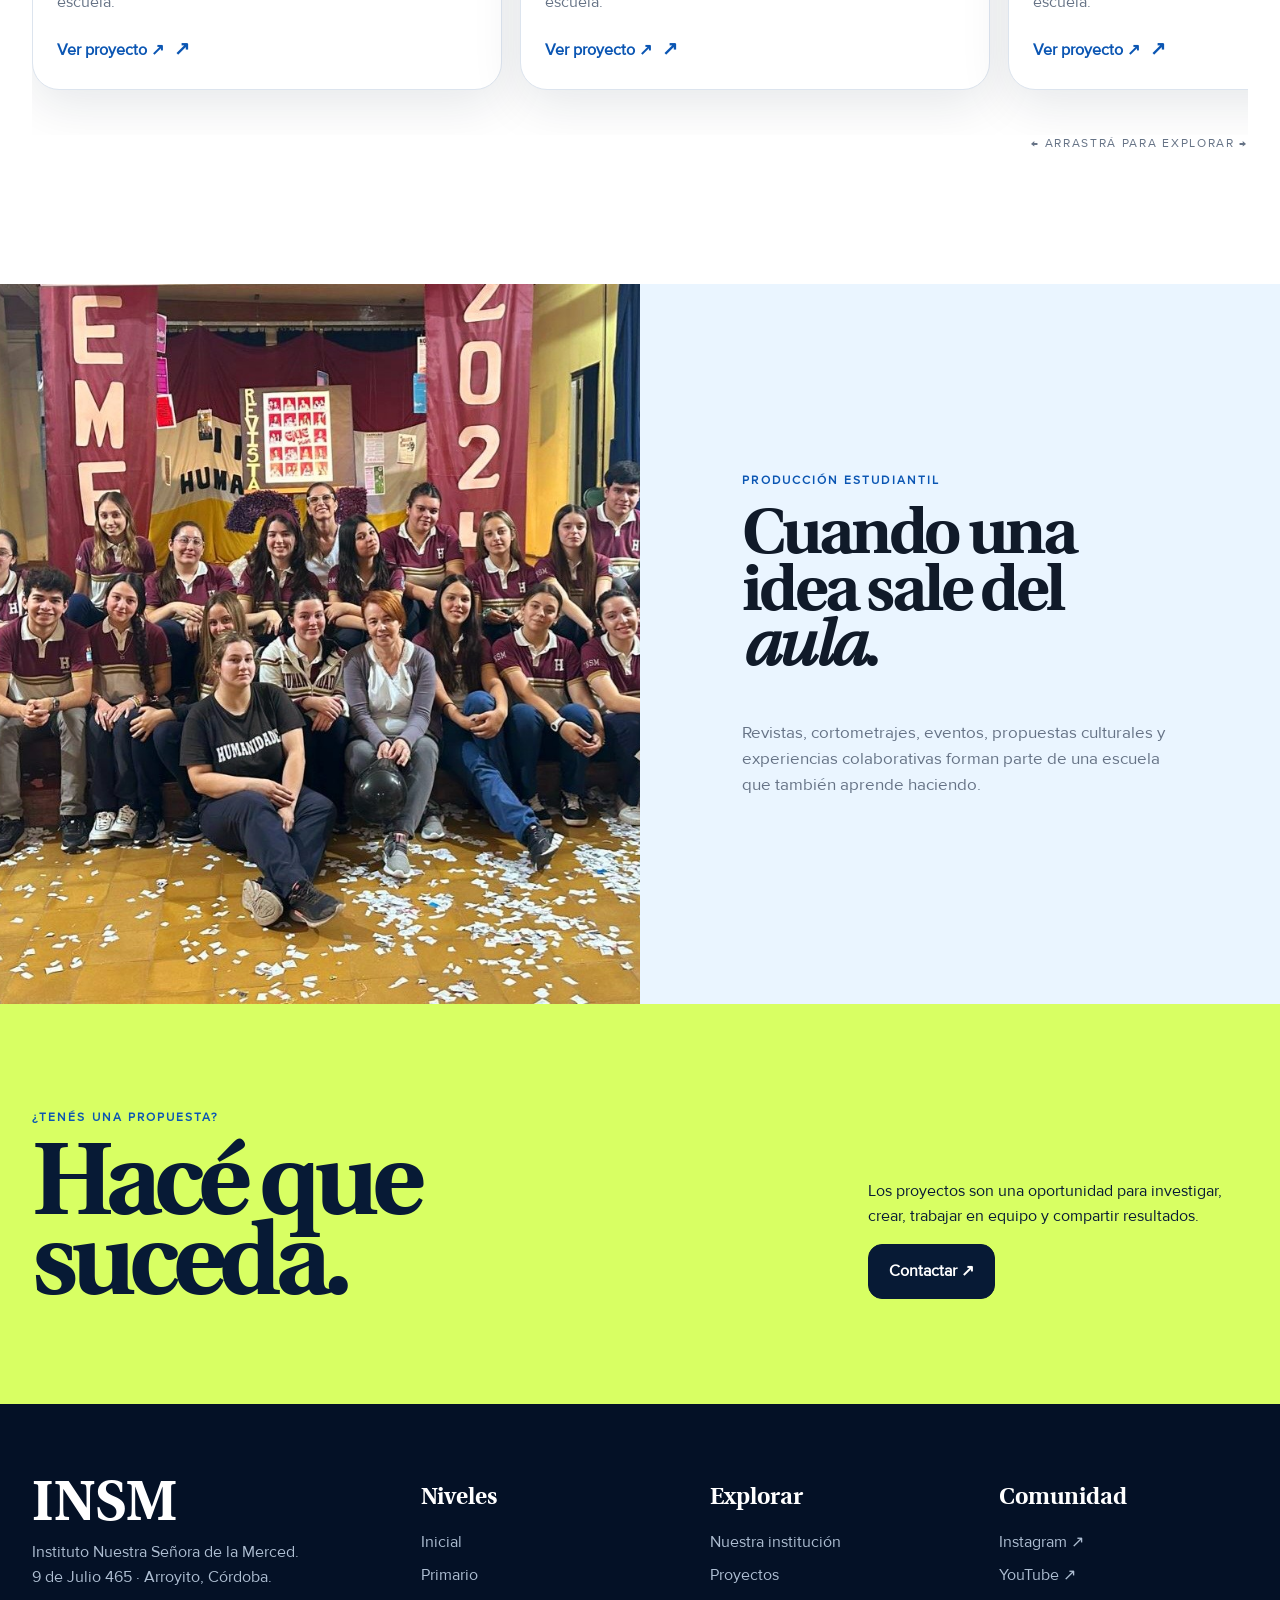
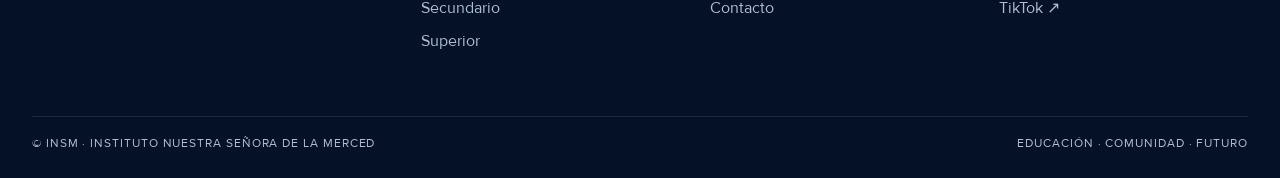
<file: Proyectos.html>
<!doctype html><html lang="es"><head><meta charset="utf-8"><meta name="viewport" content="width=device-width,initial-scale=1"><title>Proyectos · INSM</title><meta name="description" content="Instituto Nuestra Señora de la Merced · Arroyito, Córdoba"><link rel="icon" href="img/favicon.ico"><link rel="stylesheet" href="modern.css"></head><body><div class="social-contact-bar"><div class="container social-contact-shell"><div class="social-group"><a href="https://www.instagram.com/mercedariasarroyito/" target="_blank" rel="noopener" aria-label="Instagram"><img src="img/social/instagram.png" alt="Instagram"> <span>Instagram</span></a><a href="https://www.facebook.com/estilomercedarioarroyito" target="_blank" rel="noopener" aria-label="Facebook"><img src="img/social/facebook.png" alt="Facebook"> <span>Facebook</span></a><a href="https://wa.me/5493576477049" target="_blank" rel="noopener" aria-label="WhatsApp"><img src="img/social/whatsapp.png" alt="WhatsApp"> <span>54 9 3576 47-7049</span></a></div><div class="contact-group"><a href="mailto:gerardo.lemos@institutolamerced.edu.ar" aria-label="Correo electrónico"><img src="img/social/gmail.png" alt="Gmail"> <span>gerardo.lemos@institutolamerced.edu.ar</span></a></div></div></div><div class="progress"></div><div class="cursor"></div><div class="topline"><div class="container"><span>INSM · Instituto Nuestra Señora de la Merced</span><span>Arroyito · Córdoba · Desde 1887</span></div></div><header class="site-nav"><div class="container nav-shell"><a class="brand" href="index.html"><img class="brand-mark" src="img/logo.png" alt="INSM"><span class="brand-text">Instituto Nuestra Señora de la Merced<small>EDUCACIÓN · COMUNIDAD · FUTURO</small></span></a><nav class="nav-links"><a href="NuestroColegio.html">Institución</a><a href="index.html#niveles">Niveles</a><a href="Proyectos.html">Proyectos</a><a href="index.html#recorrido">Recorrido</a><a href="Contacto.html" class="nav-cta">Contacto ↗</a></nav><button class="menu-toggle" aria-label="Abrir menú">☰</button></div></header><div class="mobile-menu"><a href="NuestroColegio.html">Institución</a><a href="index.html#niveles">Niveles</a><a href="Proyectos.html">Proyectos</a><a href="index.html#recorrido">Recorrido</a><a href="Contacto.html">Contacto</a></div><main><section class="page-hero"><div class="page-hero-bg"><img src="img/Informatica 3.jpg" data-parallax alt="Proyectos INSM"></div><div class="container page-hero-content"><div class="eyebrow reveal">INSM · Proyectos</div><h1 class="reveal delay-1">Ideas en <em>movimiento.</em></h1><p class="reveal delay-2">Producciones, experiencias y proyectos donde los estudiantes convierten aprendizajes en algo que se puede compartir.</p></div></section><section class="section white"><div class="container"><div class="section-head"><div><div class="section-label">Archivo vivo</div><h2 class="display">Deslizá. <em>Descubrí.</em></h2></div><p class="section-intro">Explorá proyectos y producciones de distintas áreas y promociones.</p></div><div class="projects" id="projectGrid"></div><div class="drag-note">← Arrastrá para explorar →</div></div></section><section class="split-image"><div class="photo" style="background-image:url('img/EME.jpg')"></div><div class="content"><div class="section-label">Producción estudiantil</div><h3>Cuando una idea sale del <em>aula.</em></h3><p>Revistas, cortometrajes, eventos, propuestas culturales y experiencias colaborativas forman parte de una escuela que también aprende haciendo.</p></div></section><section class="cta"><div class="container cta-grid"><div><div class="section-label">¿Tenés una propuesta?</div><h2>Hacé que<br>suceda.</h2></div><div><p>Los proyectos son una oportunidad para investigar, crear, trabajar en equipo y compartir resultados.</p><a class="btn" href="Contacto.html">Contactar ↗</a></div></div></section><script src="templates/data/proyectos-local.js"></script><script>
const projectGrid = document.getElementById('projectGrid');
function renderProjects(data) {
  const arr = Array.isArray(data) ? data : (data.projects || data.proyectos || []);
  if (!arr.length) throw new Error('Sin proyectos');
  projectGrid.innerHTML = arr.map((p,i)=>{
    const url = 'Proyecto.html#' + encodeURIComponent(p.id);
    return `<a class="project-card reveal" data-tilt data-project-link href="${url}" target="_blank" rel="noopener noreferrer"><img src="${p.image||'img/Convivencia.jpg'}" alt="${p.title||'Proyecto'}" loading="lazy"><div class="project-body"><div class="project-meta"><span>${p.displayDate||''}</span><span>${String(i+1).padStart(2,'0')}</span></div><h3>${p.title||'Proyecto'}</h3><p>${p.summary||''}</p><span class="project-link">Ver proyecto ↗</span></div></a>`;
  }).join('');
  // Evita que el arrastre horizontal intercepte el clic del enlace.
  projectGrid.querySelectorAll('[data-project-link]').forEach(link => {
    link.addEventListener('pointerdown', e => e.stopPropagation());
  });
  document.querySelectorAll('.reveal').forEach(e=>e.classList.add('visible'));
}
fetch('templates/data/index-proyectos.json')
  .then(r=>{ if(!r.ok) throw new Error('No se pudo cargar el índice'); return r.json(); })
  .then(renderProjects)
  .catch(error=>{
    console.warn('Usando datos locales de respaldo:', error);
    if (window.INSM_PROJECT_INDEX) renderProjects(window.INSM_PROJECT_INDEX);
    else projectGrid.innerHTML='<div class="content-body"><h2>No se pudieron cargar los proyectos.</h2><p>Falta el archivo de datos de proyectos.</p></div>';
  });
</script></main><footer class="footer"><div class="container footer-grid"><div><div class="footer-brand">INSM</div><p>Instituto Nuestra Señora de la Merced.<br>9 de Julio 465 · Arroyito, Córdoba.</p></div><div><h3>Niveles</h3><a href="NivelInicial.html">Inicial</a><a href="NivelPrimario.html">Primario</a><a href="NivelSecundario.html">Secundario</a><a href="NivelTerciario.html">Superior</a></div><div><h3>Explorar</h3><a href="NuestroColegio.html">Nuestra institución</a><a href="Proyectos.html">Proyectos</a><a href="Contacto.html">Contacto</a></div><div><h3>Comunidad</h3><a href="https://www.instagram.com/mercedariasarroyito/" target="_blank">Instagram ↗</a><a href="https://www.youtube.com/@INSM.DIGITAL" target="_blank">YouTube ↗</a><a href="https://www.tiktok.com/@insm.digital" target="_blank">TikTok ↗</a></div></div><div class="container footer-bottom"><span>© INSM · Instituto Nuestra Señora de la Merced</span><span>Educación · Comunidad · Futuro</span></div></footer><script src="site.js"></script></body></html>
</file>
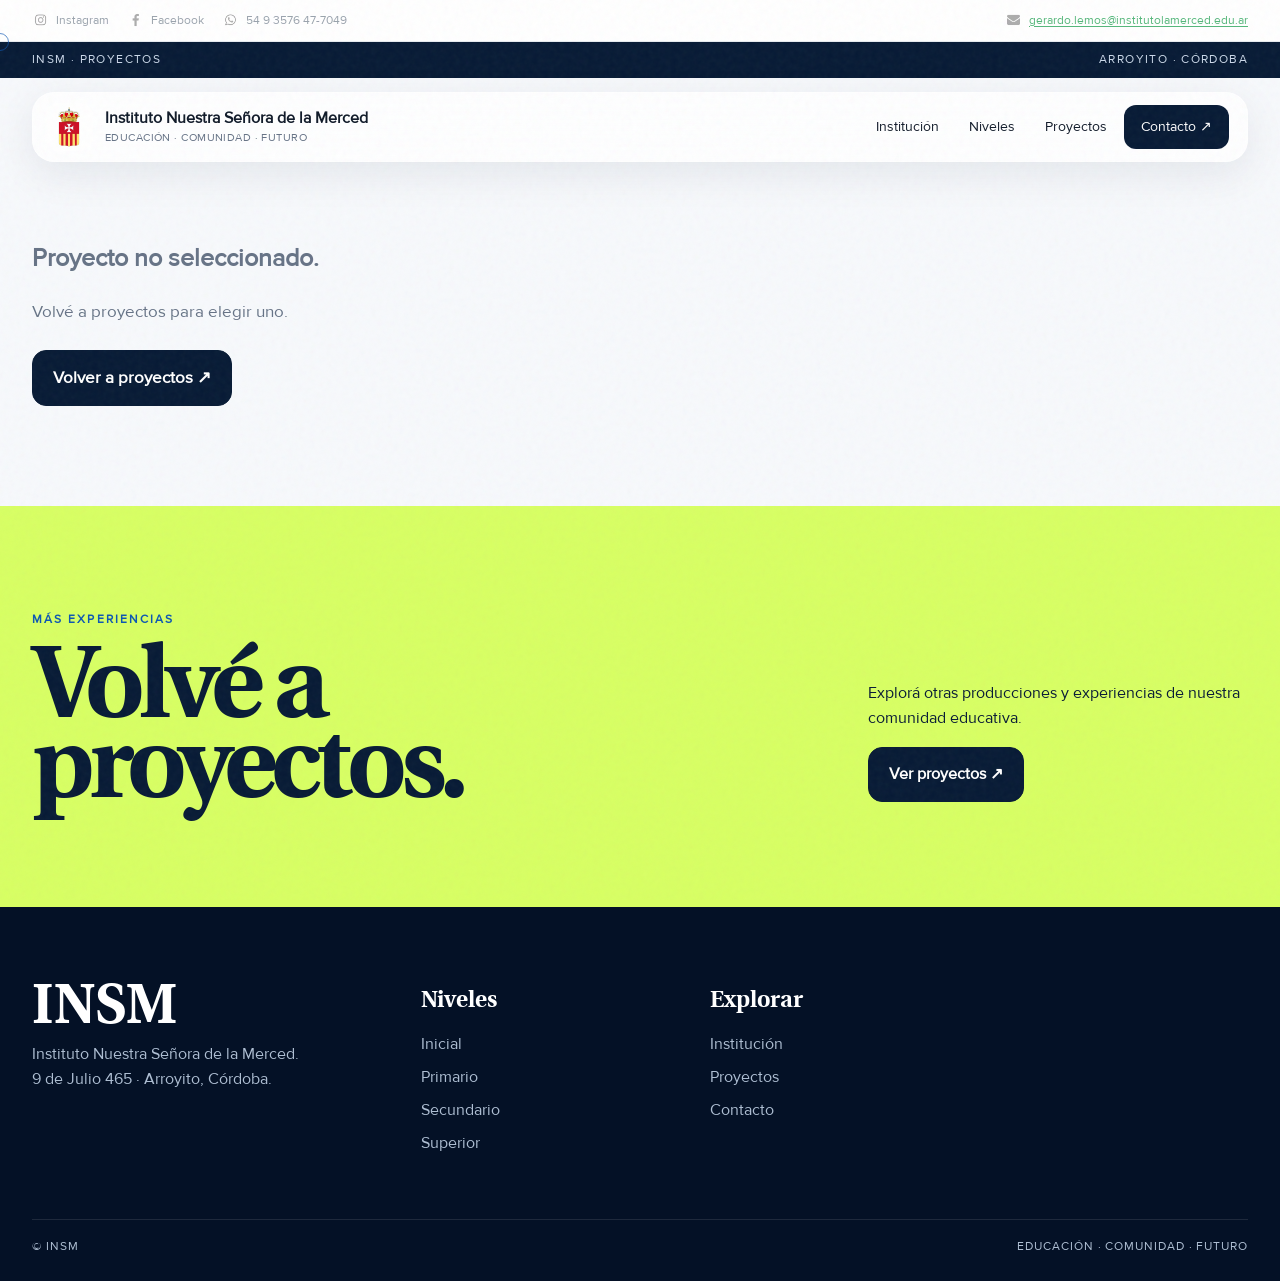
<file: templates/Proyecto.html>
<!doctype html><html lang="es"><head><meta charset="utf-8"><meta name="viewport" content="width=device-width,initial-scale=1"><title>Proyecto · INSM</title><link rel="icon" href="../img/favicon.ico"><link rel="stylesheet" href="../modern.css"></head><body><div class="social-contact-bar"><div class="container social-contact-shell"><div class="social-group"><a href="https://www.instagram.com/mercedariasarroyito/" target="_blank" rel="noopener" aria-label="Instagram"><img src="../img/social/instagram.png" alt="Instagram"> <span>Instagram</span></a><a href="https://www.facebook.com/estilomercedarioarroyito" target="_blank" rel="noopener" aria-label="Facebook"><img src="../img/social/facebook.png" alt="Facebook"> <span>Facebook</span></a><a href="https://wa.me/5493576477049" target="_blank" rel="noopener" aria-label="WhatsApp"><img src="../img/social/whatsapp.png" alt="WhatsApp"> <span>54 9 3576 47-7049</span></a></div><div class="contact-group"><a href="mailto:gerardo.lemos@institutolamerced.edu.ar" aria-label="Correo electrónico"><img src="../img/social/gmail.png" alt="Gmail"> <span>gerardo.lemos@institutolamerced.edu.ar</span></a></div></div></div><div class="progress"></div><div class="cursor"></div><div class="topline"><div class="container"><span>INSM · Proyectos</span><span>Arroyito · Córdoba</span></div></div><header class="site-nav"><div class="container nav-shell"><a class="brand" href="../index.html"><img class="brand-mark" src="../img/logo.png" alt="INSM"><span class="brand-text">Instituto Nuestra Señora de la Merced<small>EDUCACIÓN · COMUNIDAD · FUTURO</small></span></a><nav class="nav-links"><a href="../NuestroColegio.html">Institución</a><a href="../index.html#niveles">Niveles</a><a href="../Proyectos.html">Proyectos</a><a href="../Contacto.html" class="nav-cta">Contacto ↗</a></nav><button class="menu-toggle">☰</button></div></header><div class="mobile-menu"><a href="../NuestroColegio.html">Institución</a><a href="../index.html#niveles">Niveles</a><a href="../Proyectos.html">Proyectos</a><a href="../Contacto.html">Contacto</a></div><main class="project-page"><div class="container" id="projectRoot"><div class="project-detail"><div><div class="eyebrow">INSM · Proyecto</div><h1>Cargando<br><em>proyecto.</em></h1></div></div></div></main><section class="cta"><div class="container cta-grid"><div><div class="section-label">Más experiencias</div><h2>Volvé a<br>proyectos.</h2></div><div><p>Explorá otras producciones y experiencias de nuestra comunidad educativa.</p><a class="btn" href="../Proyectos.html">Ver proyectos ↗</a></div></div></section><footer class="footer"><div class="container footer-grid"><div><div class="footer-brand">INSM</div><p>Instituto Nuestra Señora de la Merced.<br>9 de Julio 465 · Arroyito, Córdoba.</p></div><div><h3>Niveles</h3><a href="../NivelInicial.html">Inicial</a><a href="../NivelPrimario.html">Primario</a><a href="../NivelSecundario.html">Secundario</a><a href="../NivelTerciario.html">Superior</a></div><div><h3>Explorar</h3><a href="../NuestroColegio.html">Institución</a><a href="../Proyectos.html">Proyectos</a><a href="../Contacto.html">Contacto</a></div></div><div class="container footer-bottom"><span>© INSM</span><span>Educación · Comunidad · Futuro</span></div></footer><script src="../site.js"></script><script src="data/proyectos-local.js"></script><script>
const id = new URLSearchParams(location.search).get('id');
const root = document.getElementById('projectRoot');

function escapeHtml(value) {
  return String(value ?? '').replace(/[&<>'"]/g, c => ({'&':'&amp;','<':'&lt;','>':'&gt;',"'":'&#39;','"':'&quot;'}[c]));
}
function renderProject(p) {
  if (!p) throw new Error('not found');
  const g=p.general||{}, h=p.hero||{}, a=p.academic||{};
  const gallery=Array.isArray(p.gallery)?p.gallery:[];
  const videos=Array.isArray(p.videos)?p.videos:[];
  const resources=Array.isArray(p.resources)?p.resources:[];
  const galleryHtml=gallery.length ? `
    <section class="section white project-gallery-section">
      <div class="container">
        <div class="section-head">
          <div><div class="section-label">Registro</div><h2 class="display">Así se <em>vivió.</em></h2></div>
          <p class="section-intro">Imágenes y producciones de esta experiencia.</p>
        </div>
        <div class="projects project-gallery-grid">
          ${gallery.map((item,i)=>{
            const image=typeof item==='string'?item:item.image;
            const title=typeof item==='string'?'Registro '+String(i+1).padStart(2,'0'):(item.title||'Registro '+String(i+1).padStart(2,'0'));
            const description=typeof item==='string'?'':(item.description||'');
            return `<div class="project-card project-gallery-card"><img src="${escapeHtml(image)}" alt="${escapeHtml(title)}" loading="lazy"><div class="project-body"><div class="project-meta"><span>Cortometraje</span><span>${String(i+1).padStart(2,'0')}</span></div><h3>${escapeHtml(title)}</h3>${description?`<p>${escapeHtml(description)}</p>`:''}</div></div>`;
          }).join('')}
        </div>
      </div>
    </section>` : '';
  const videosHtml=videos.length ? `
    <section class="section project-video-section">
      <div class="container">
        <div class="section-head"><div><div class="section-label">Material audiovisual</div><h2 class="display">Mirá los <em>cortos.</em></h2></div></div>
        <div class="project-video-grid">${videos.map((src,i)=>`<div class="project-video-item"><iframe src="${escapeHtml(src)}" title="Video ${i+1}" loading="lazy" allowfullscreen></iframe></div>`).join('')}</div>
      </div>
    </section>` : '';
  const resourcesHtml=resources.length ? `
    <section class="section white project-resources-section"><div class="container"><div class="section-head"><div><div class="section-label">Enlaces</div><h2 class="display">Seguí <em>explorando.</em></h2></div></div><div class="project-resources">${resources.map(r=>`<a class="btn" href="${escapeHtml(r.url)}" target="_blank" rel="noopener"><i class="${escapeHtml(r.icon||'fas fa-link')}"></i> ${escapeHtml(r.title||'Ver enlace')} ↗</a>`).join('')}</div></div></section>` : '';
  root.innerHTML=`
    <div class="project-detail">
      <div class="reveal visible"><div class="eyebrow">INSM · Proyecto</div><h1>${escapeHtml(h.titleLine1||p.title||'Proyecto')}<br><em>${escapeHtml(h.titleLine2||'')}</em></h1><p class="project-detail-text">${g.summary||''}</p><div class="project-meta-list"><div><strong>Fecha</strong><span>${escapeHtml(g.date||'')}</span></div><div><strong>Área</strong><span>${escapeHtml(a.value3||'INSM')}</span></div><div><strong>Participan</strong><span>${escapeHtml(a.value1||'')}</span></div><div><strong>Acompañamiento</strong><span>${escapeHtml(a.value2||'')}</span></div></div></div>
      <div class="reveal visible delay-1"><img class="hero-img" src="${escapeHtml(g.image||h.backgroundImage||'../img/Convivencia.jpg')}" alt="${escapeHtml(h.titleLine1||'Proyecto')}"></div>
    </div>
    <div class="section" style="padding-bottom:0"><div class="content-grid"><aside class="content-sticky"><div class="section-label">La experiencia</div><h2>Detrás del <em>proyecto.</em></h2></aside><div class="content-body">${g.detail||''}</div></div></div>
    ${galleryHtml}${videosHtml}${resourcesHtml}`;
  document.title=(h.titleLine1||p.title||'Proyecto')+' · INSM';
}

async function loadProject(){
  if(!id){
    root.innerHTML='<div class="content-body"><h2>Proyecto no seleccionado.</h2><p>Volvé a proyectos para elegir uno.</p><a class="btn btn-dark" href="../Proyectos.html">Volver a proyectos ↗</a></div>';
    return;
  }
  try {
    // Al abrir la web directamente desde la PC, usamos los datos locales.
    if (window.INSM_PROJECTS && window.INSM_PROJECTS[id]) {
      renderProject(window.INSM_PROJECTS[id]);
      return;
    }
    // Cuando la web está publicada en un servidor, usamos el JSON real.
    const response=await fetch('data/proyectos/'+encodeURIComponent(id)+'.json');
    if(!response.ok) throw new Error('not found');
    renderProject(await response.json());
  } catch(error) {
    console.error(error);
    root.innerHTML='<div class="content-body"><h2>No se pudo cargar este proyecto.</h2><p>Revisá que exista su archivo JSON dentro de <strong>templates/data/proyectos/</strong>.</p><a class="btn btn-dark" href="../Proyectos.html">Volver a proyectos ↗</a></div>';
  }
}
loadProject();
</script></body></html>
</file>
<file: modern.css>
@font-face{font-family:Proxima;src:url('fonts/ProximaNova-Regular.ttf') format('truetype');font-weight:400;font-style:normal;font-display:swap}
@font-face{font-family:Heuristica;src:url('fonts/Heuristica-Bold.ttf') format('truetype');font-weight:800;font-style:normal;font-display:swap}
@font-face{font-family:Heuristica;src:url('fonts/Heuristica-Italic.ttf') format('truetype');font-weight:400;font-style:italic;font-display:swap}
:root{--navy:#071a35;--blue:#0b56b3;--cyan:#54c9ff;--sky:#eaf5ff;--paper:#f7f9fc;--white:#fff;--ink:#101a29;--muted:#667386;--line:#dce4ee;--lime:#d8ff63;--coral:#ff765b;--radius:34px;--ease:cubic-bezier(.2,.8,.2,1);--shadow:0 28px 80px rgba(7,26,53,.14)}
*{box-sizing:border-box}html{scroll-behavior:smooth}body{margin:0;background:var(--paper);color:var(--ink);font-family:Proxima,Arial,sans-serif;line-height:1.55;overflow-x:hidden}body:before{content:"";position:fixed;inset:0;pointer-events:none;z-index:9999;opacity:.055;background-image:url("data:image/svg+xml,%3Csvg viewBox='0 0 180 180' xmlns='http://www.w3.org/2000/svg'%3E%3Cfilter id='n'%3E%3CfeTurbulence type='fractalNoise' baseFrequency='.9' numOctaves='3' stitchTiles='stitch'/%3E%3C/filter%3E%3Crect width='100%25' height='100%25' filter='url(%23n)' opacity='.8'/%3E%3C/svg%3E")}a{color:inherit;text-decoration:none}img{display:block;max-width:100%}button{font:inherit}.container{width:min(1280px,calc(100% - 64px));margin:auto}.topline{height:36px;background:var(--navy);color:#cbd8e9;font-size:.72rem;letter-spacing:.12em;text-transform:uppercase;display:flex;align-items:center}.topline .container{display:flex;justify-content:space-between}.site-nav{position:fixed;top:36px;left:0;right:0;z-index:1000;padding:14px 0;transition:.45s var(--ease)}.site-nav.scrolled{top:0;padding:9px 0}.nav-shell{height:70px;background:rgba(255,255,255,.84);backdrop-filter:blur(22px);border:1px solid rgba(255,255,255,.7);box-shadow:0 12px 40px rgba(7,26,53,.08);border-radius:22px;padding:0 18px 0 12px;display:flex;align-items:center;gap:28px}.brand{display:flex;align-items:center;gap:12px;min-width:270px}.brand-mark{width:48px;height:48px;border-radius:14px;object-fit:contain;background:#fff;padding:4px}.brand-text{font-weight:800;font-size:.98rem;line-height:1.05}.brand-text small{display:block;font-weight:400;color:var(--muted);font-size:.68rem;letter-spacing:.04em;margin-top:5px}.nav-links{display:flex;align-items:center;gap:4px;margin-left:auto}.nav-links>a{font-size:.86rem;padding:10px 13px;border-radius:12px;transition:.25s}.nav-links>a:hover{background:var(--sky);color:var(--blue)}.nav-cta{background:var(--navy)!important;color:white!important;padding:11px 17px!important}.menu-toggle{display:none;border:0;background:var(--navy);color:#fff;border-radius:13px;width:45px;height:45px}.mobile-menu{position:fixed;top:116px;left:20px;right:20px;z-index:999;background:#fff;border:1px solid var(--line);border-radius:22px;padding:16px;box-shadow:var(--shadow);display:none}.mobile-menu.open{display:grid;gap:7px}.mobile-menu a{padding:13px 15px;border-radius:13px;background:var(--paper)}
.progress{position:fixed;top:0;left:0;height:3px;background:var(--lime);z-index:2000;width:0;transform-origin:left}.cursor{position:fixed;width:18px;height:18px;border:1px solid rgba(11,86,179,.65);border-radius:50%;pointer-events:none;z-index:3000;transform:translate(-50%,-50%);transition:width .2s,height .2s,background .2s;display:none}.cursor.big{width:60px;height:60px;background:rgba(84,201,255,.12)}
.hero{min-height:100svh;background:var(--navy);color:white;position:relative;display:flex;align-items:flex-end;overflow:hidden;padding:170px 0 72px}.hero-bg{position:absolute;inset:0;overflow:hidden}.hero-bg img{position:absolute;inset:-4%;width:108%;height:108%;object-fit:cover;opacity:.43;filter:saturate(.9);transform:scale(1.02)}.hero-bg:after{content:"";position:absolute;inset:0;background:linear-gradient(90deg,rgba(7,26,53,.98) 0%,rgba(7,26,53,.72) 38%,rgba(7,26,53,.22) 100%),linear-gradient(0deg,rgba(7,26,53,.9),transparent 55%)}.hero-grid{position:relative;z-index:2;display:grid;grid-template-columns:minmax(0,1.25fr) minmax(280px,.55fr);gap:70px;align-items:end}.eyebrow{display:flex;align-items:center;gap:11px;text-transform:uppercase;letter-spacing:.18em;font-size:.72rem;font-weight:800;color:#bfe4ff}.eyebrow:before{content:"";width:36px;height:2px;background:var(--lime)}.hero h1{font-family:Heuristica,serif;font-size:clamp(5rem,11vw,11.5rem);font-weight:800;line-height:.79;letter-spacing:-.07em;margin:25px 0 34px;max-width:1000px}.hero h1 .line{display:block}.hero h1 .blue{color:var(--cyan);font-style:italic}.hero-copy{font-size:1.1rem;color:#c7d4e5;max-width:600px}.hero-actions{display:flex;gap:12px;flex-wrap:wrap;margin-top:28px}.btn{display:inline-flex;align-items:center;justify-content:center;gap:10px;border-radius:14px;padding:14px 20px;border:1px solid var(--line);font-weight:800;transition:transform .25s var(--ease),background .25s,color .25s,box-shadow .25s}.btn:hover{transform:translateY(-3px)}.btn-primary{background:var(--lime);border-color:var(--lime);color:var(--navy);box-shadow:0 10px 30px rgba(216,255,99,.15)}.btn-dark{background:var(--navy);color:#fff;border-color:var(--navy)}.btn-ghost{background:rgba(255,255,255,.1);border-color:rgba(255,255,255,.22);color:#fff}.hero-side{border-left:1px solid rgba(255,255,255,.2);padding-left:28px}.hero-side .number{font-family:Heuristica;font-size:5rem;line-height:.8;color:var(--lime)}.hero-side p{color:#bac9dc;max-width:280px}.scroll-cue{position:absolute;right:32px;bottom:34px;z-index:3;writing-mode:vertical-rl;text-transform:uppercase;letter-spacing:.18em;font-size:.67rem;color:#bcd0e5;display:flex;gap:12px;align-items:center}.scroll-cue:after{content:"";height:55px;width:1px;background:#bcd0e5}
.section{padding:130px 0}.section.white{background:#fff}.section.dark{background:var(--navy);color:#fff}.section.blue{background:var(--blue);color:#fff}.section-head{display:flex;justify-content:space-between;gap:50px;align-items:end;margin-bottom:54px}.section-label{font-size:.72rem;text-transform:uppercase;letter-spacing:.18em;font-weight:800;color:var(--blue);margin-bottom:13px}.dark .section-label,.blue .section-label{color:var(--lime)}h2.display{font-family:Heuristica;font-size:clamp(3.5rem,7vw,7.5rem);line-height:.86;letter-spacing:-.06em;margin:0}h2.display em{color:var(--blue);font-style:italic}.dark h2.display em,.blue h2.display em{color:var(--cyan)}.section-intro{max-width:480px;color:var(--muted);font-size:1.04rem}.dark .section-intro,.blue .section-intro{color:#c8d7e8}
.manifesto{display:grid;grid-template-columns:.55fr 1.45fr;gap:70px;align-items:start}.manifesto-mark{font-family:Heuristica;font-size:10rem;line-height:.65;color:var(--blue);opacity:.12}.manifesto-text{font-family:Heuristica;font-size:clamp(2.6rem,5vw,5.5rem);line-height:.97;letter-spacing:-.045em;margin:0}.manifesto-text span{color:var(--blue);font-style:italic}.mini-note{margin-top:35px;display:flex;gap:18px;align-items:center;color:var(--muted);font-size:.9rem}.mini-note:before{content:"";width:44px;height:1px;background:var(--blue)}
.levels{display:grid;grid-template-columns:repeat(4,1fr);gap:12px}.level-card{min-height:570px;position:relative;overflow:hidden;border-radius:26px;color:#fff;background:var(--navy);isolation:isolate}.level-card:nth-child(2){transform:translateY(45px)}.level-card:nth-child(4){transform:translateY(85px)}.level-card:before{content:"";position:absolute;inset:0;background:linear-gradient(180deg,rgba(7,26,53,.02) 20%,rgba(7,26,53,.93) 100%);z-index:1}.level-card img{position:absolute;inset:0;width:100%;height:100%;object-fit:cover;transition:transform .9s var(--ease),filter .5s}.level-card:hover img{transform:scale(1.08);filter:saturate(1.1)}.level-card .num{position:absolute;top:22px;left:22px;z-index:2;font-size:.7rem;letter-spacing:.16em}.level-card-content{position:absolute;left:25px;right:25px;bottom:24px;z-index:2}.level-card h3{font-family:Heuristica;font-size:3rem;line-height:.9;margin:0 0 10px}.level-card p{color:#d5e1ef;min-height:49px;margin:0}.level-card .go{display:flex;align-items:center;justify-content:space-between;margin-top:24px;padding-top:15px;border-top:1px solid rgba(255,255,255,.2);font-weight:800}.go span:last-child{width:40px;height:40px;border-radius:50%;background:var(--lime);color:var(--navy);display:grid;place-items:center;transition:.3s}.level-card:hover .go span:last-child{transform:rotate(-45deg)}
.story{display:grid;grid-template-columns:.85fr 1.15fr;gap:80px;align-items:center}.story-media{position:relative}.story-media img{width:100%;height:650px;object-fit:cover;border-radius:30px}.story-sticker{position:absolute;right:-25px;top:55px;width:135px;height:135px;border-radius:50%;background:var(--lime);color:var(--navy);display:grid;place-items:center;text-align:center;font-weight:800;font-size:.78rem;line-height:1.1;transform:rotate(10deg)}.story-copy h3{font-family:Heuristica;font-size:clamp(2.5rem,5vw,5rem);line-height:.9;margin:0 0 25px;letter-spacing:-.05em}.story-copy p{font-size:1.08rem;color:var(--muted);max-width:620px}.stats{display:grid;grid-template-columns:repeat(3,1fr);gap:10px;margin-top:38px}.stat{padding:20px;border-top:2px solid var(--blue)}.stat strong{font-family:Heuristica;font-size:2.5rem;display:block}.stat span{color:var(--muted);font-size:.82rem}
.marquee{overflow:hidden;border-top:1px solid var(--line);border-bottom:1px solid var(--line);white-space:nowrap;background:#fff}.marquee-track{display:inline-flex;animation:marquee 28s linear infinite;padding:17px 0}.marquee-item{font-family:Heuristica;font-size:clamp(2rem,4vw,4rem);letter-spacing:-.03em;padding:0 22px}.marquee-item i{color:var(--blue);font-style:normal}@keyframes marquee{to{transform:translateX(-50%)}}
.projects-wrap{position:relative}.projects{display:flex;gap:18px;overflow-x:auto;padding:10px 0 45px;scroll-snap-type:x mandatory;scrollbar-width:none;cursor:grab}.projects:active{cursor:grabbing}.projects::-webkit-scrollbar{display:none}.project-card{flex:0 0 min(470px,72vw);scroll-snap-align:start;border-radius:27px;background:#fff;overflow:hidden;box-shadow:0 15px 50px rgba(7,26,53,.1);border:1px solid var(--line);transition:transform .35s var(--ease)}.project-card:hover{transform:translateY(-8px)}.project-card img{height:310px;width:100%;object-fit:cover}.project-body{padding:24px}.project-meta{display:flex;justify-content:space-between;color:var(--blue);font-size:.7rem;text-transform:uppercase;letter-spacing:.13em;font-weight:800}.project-card h3{font-family:Heuristica;font-size:2.35rem;line-height:.94;margin:13px 0}.project-card p{color:var(--muted);margin:0}.project-link{display:inline-flex;margin-top:21px;font-weight:800;color:var(--blue);align-items:center;gap:10px}.project-link:after{content:"↗";font-size:1.2rem}.drag-note{text-align:right;color:var(--muted);font-size:.75rem;text-transform:uppercase;letter-spacing:.14em}
.split-image{display:grid;grid-template-columns:1fr 1fr;min-height:720px}.split-image .photo{background-size:cover;background-position:center;min-height:500px}.split-image .content{padding:100px clamp(35px,8vw,120px);display:flex;flex-direction:column;justify-content:center;background:var(--sky)}.split-image h3{font-family:Heuristica;font-size:clamp(3rem,5vw,6rem);line-height:.88;letter-spacing:-.05em;margin:0 0 25px}.split-image p{max-width:530px;color:var(--muted);font-size:1.05rem}.pill-row{display:flex;gap:8px;flex-wrap:wrap;margin-top:25px}.pill{border:1px solid #cbd8e6;border-radius:999px;padding:8px 13px;font-size:.78rem;background:#fff}
.quote-section{padding:140px 0;background:var(--navy);color:#fff;position:relative;overflow:hidden}.quote-section:before{content:"“";position:absolute;font-family:Heuristica;font-size:45rem;line-height:.6;right:-30px;top:45px;color:rgba(84,201,255,.08)}.quote{position:relative;z-index:1;font-family:Heuristica;font-size:clamp(3rem,6vw,7rem);line-height:.9;letter-spacing:-.05em;max-width:1080px}.quote em{color:var(--lime);font-style:italic}.quote-author{margin-top:35px;color:#b7c7da;font-size:.82rem;letter-spacing:.12em;text-transform:uppercase}
.tour{background:#fff}.tour-frame{background:var(--navy);padding:10px;border-radius:34px;box-shadow:var(--shadow)}.tour-frame iframe{width:100%;height:620px;border:0;border-radius:25px;display:block;background:#10243e}.tour-controls{display:flex;justify-content:space-between;align-items:center;margin-top:18px;color:var(--muted);font-size:.8rem}
.cta{background:var(--lime);color:var(--navy);padding:105px 0}.cta-grid{display:flex;justify-content:space-between;gap:50px;align-items:end}.cta h2{font-family:Heuristica;font-size:clamp(4rem,8vw,9rem);line-height:.78;letter-spacing:-.06em;margin:0}.cta p{max-width:380px;font-size:1rem}.cta .btn{background:var(--navy);border-color:var(--navy);color:#fff}
.footer{background:#041126;color:#aebed2;padding:75px 0 25px}.footer-grid{display:grid;grid-template-columns:1.4fr 1fr 1fr 1fr;gap:40px}.footer h3{color:#fff;font-family:Heuristica;font-size:1.45rem;margin:0 0 15px}.footer a{display:block;margin:8px 0;transition:.2s}.footer a:hover{color:var(--lime);transform:translateX(4px)}.footer-brand{font-family:Heuristica;color:#fff;font-size:3.5rem;line-height:.8}.footer-bottom{border-top:1px solid rgba(255,255,255,.1);margin-top:55px;padding-top:18px;display:flex;justify-content:space-between;font-size:.72rem;letter-spacing:.08em;text-transform:uppercase}
/* interior pages */
.page-hero{min-height:78svh;background:var(--navy);color:#fff;position:relative;display:flex;align-items:end;overflow:hidden;padding:170px 0 75px}.page-hero-bg{position:absolute;inset:0}.page-hero-bg img{width:100%;height:100%;object-fit:cover;opacity:.45}.page-hero-bg:after{content:"";position:absolute;inset:0;background:linear-gradient(90deg,rgba(7,26,53,.97),rgba(7,26,53,.45),rgba(7,26,53,.2)),linear-gradient(0deg,rgba(7,26,53,.85),transparent 60%)}.page-hero-content{position:relative;z-index:2;max-width:950px}.page-hero h1{font-family:Heuristica;font-size:clamp(5rem,11vw,11rem);line-height:.78;letter-spacing:-.07em;margin:22px 0}.page-hero h1 em{color:var(--cyan);font-style:italic}.page-hero p{max-width:650px;color:#c8d6e6;font-size:1.1rem}.section-nav{position:relative;z-index:5;background:#fff;border-bottom:1px solid var(--line);position:sticky;top:0}.section-nav .container{display:flex;gap:4px;overflow:auto}.section-nav a{white-space:nowrap;padding:15px 17px;font-size:.78rem;font-weight:800;color:var(--muted)}.section-nav a:hover{color:var(--blue)}.feature-cards{display:grid;grid-template-columns:repeat(3,1fr);gap:12px}.feature-card{background:#fff;border:1px solid var(--line);border-radius:27px;padding:32px;min-height:270px;transition:.4s var(--ease)}.feature-card:hover{transform:translateY(-7px);box-shadow:var(--shadow)}.feature-card .big-num{font-family:Heuristica;font-size:3.2rem;color:var(--blue);line-height:.8}.feature-card h3{font-family:Heuristica;font-size:2rem;line-height:.9;margin:28px 0 12px}.feature-card p,.feature-card li{color:var(--muted)}.feature-card ul{padding-left:19px}.content-grid{display:grid;grid-template-columns:.75fr 1.25fr;gap:80px}.content-sticky{position:sticky;top:105px;align-self:start}.content-sticky h2{font-family:Heuristica;font-size:clamp(3rem,5vw,5.5rem);line-height:.87;letter-spacing:-.05em;margin:0}.content-body{font-size:1.05rem;color:var(--muted)}.content-body p{margin-top:0;margin-bottom:25px}.content-body h3{font-family:Heuristica;color:var(--ink);font-size:2rem;margin:35px 0 10px}.info-block{border-top:1px solid var(--line);padding:22px 0;display:grid;grid-template-columns:.7fr 1.3fr;gap:20px}.info-block strong{color:var(--ink)}.info-block span{color:var(--muted)}.timeline{position:relative;margin-top:40px}.timeline:before{content:"";position:absolute;left:22px;top:0;bottom:0;width:2px;background:#cbd8e7}.timeline-item{position:relative;padding:0 0 55px 75px}.timeline-item:before{content:"";position:absolute;left:13px;top:4px;width:20px;height:20px;border-radius:50%;background:var(--lime);border:5px solid var(--navy)}.timeline-item .year{font-family:Heuristica;font-size:3rem;color:var(--blue);line-height:.8}.timeline-item h3{font-family:Heuristica;font-size:1.8rem;margin:13px 0 5px}.timeline-item p{color:var(--muted);margin:0}.doc-grid{display:grid;grid-template-columns:repeat(2,1fr);gap:12px}.doc{padding:22px;border:1px solid var(--line);border-radius:18px;background:#fff;display:flex;justify-content:space-between;align-items:center;font-weight:800}.doc span{color:var(--blue);font-size:1.3rem}.contact-cards{display:grid;grid-template-columns:repeat(2,1fr);gap:14px}.contact-card{padding:27px;background:#fff;border:1px solid var(--line);border-radius:24px}.contact-card h3{font-family:Heuristica;font-size:2rem;margin:0 0 8px}.contact-card p{color:var(--muted);margin:0}.project-page{padding:140px 0 100px}.project-detail{display:grid;grid-template-columns:1fr .7fr;gap:60px}.project-detail h1{font-family:Heuristica;font-size:clamp(4rem,8vw,8rem);line-height:.8;letter-spacing:-.06em;margin:0 0 25px}.project-detail .hero-img{height:620px;width:100%;object-fit:cover;border-radius:30px}.project-meta-list{border-top:1px solid var(--line);margin-top:35px}.project-meta-list div{display:flex;justify-content:space-between;border-bottom:1px solid var(--line);padding:15px 0;font-size:.88rem}.project-detail-text{color:var(--muted);font-size:1.05rem}.reveal{opacity:0;transform:translateY(35px);transition:opacity .8s var(--ease),transform .8s var(--ease)}.reveal.visible{opacity:1;transform:none}.delay-1{transition-delay:.08s}.delay-2{transition-delay:.16s}.delay-3{transition-delay:.24s}
@media(max-width:1050px){.container{width:min(100% - 40px,1280px)}.nav-links{display:none}.menu-toggle{display:block;margin-left:auto}.brand{min-width:0}.hero-grid,.story,.content-grid,.project-detail{grid-template-columns:1fr}.hero{padding-top:145px}.hero-side{border-left:0;border-top:1px solid rgba(255,255,255,.2);padding:25px 0 0}.levels{grid-template-columns:repeat(2,1fr)}.level-card:nth-child(2),.level-card:nth-child(4){transform:none}.story-media img{height:500px}.split-image{grid-template-columns:1fr}.split-image .content{min-height:520px}.feature-cards{grid-template-columns:1fr 1fr}.footer-grid{grid-template-columns:1.5fr 1fr 1fr}.footer-grid>div:last-child{grid-column:2}.content-sticky{position:static}.project-detail .hero-img{height:500px}}
@media(max-width:650px){.container{width:calc(100% - 28px)}.topline{display:none}.site-nav{top:0;padding:10px}.site-nav.scrolled{padding:7px 0}.nav-shell{height:62px;border-radius:18px}.brand-mark{width:42px;height:42px}.brand-text{font-size:.85rem}.brand-text small{font-size:.6rem}.mobile-menu{top:82px}.hero{min-height:760px;padding:125px 0 55px}.hero h1{font-size:clamp(4.2rem,19vw,7rem);margin:22px 0}.hero-copy{font-size:1rem}.hero-side .number{font-size:4rem}.scroll-cue{display:none}.section{padding:80px 0}.section-head{display:block;margin-bottom:36px}.section-head .btn{margin-top:22px}.manifesto{grid-template-columns:1fr;gap:10px}.manifesto-mark{display:none}.manifesto-text{font-size:2.8rem}.levels{grid-template-columns:1fr}.level-card{min-height:460px}.story{gap:40px}.story-media img{height:390px}.story-sticker{width:105px;height:105px;right:-8px;top:20px;font-size:.68rem}.stats{grid-template-columns:1fr 1fr}.stat:last-child{grid-column:span 2}.project-card{flex-basis:86vw}.project-card img{height:245px}.split-image .content{padding:70px 24px}.quote-section{padding:90px 0}.quote{font-size:3rem}.tour-frame iframe{height:420px}.cta{padding:80px 0}.cta-grid{display:block}.cta h2{font-size:5rem;margin-bottom:35px}.footer-grid{grid-template-columns:1fr 1fr}.footer-grid>div:first-child{grid-column:span 2}.footer-grid>div:last-child{grid-column:auto}.footer-brand{font-size:3rem}.footer-bottom{display:block}.footer-bottom span{display:block;margin:6px 0}.page-hero{min-height:700px;padding:130px 0 55px}.page-hero h1{font-size:clamp(4.4rem,18vw,7rem)}.feature-cards,.contact-cards,.doc-grid{grid-template-columns:1fr}.info-block{grid-template-columns:1fr;gap:7px}.timeline-item{padding-left:55px}.timeline:before{left:16px}.timeline-item:before{left:7px}.project-page{padding:110px 0 70px}.project-detail .hero-img{height:360px}.project-detail h1{font-size:4.4rem}}
@media(prefers-reduced-motion:reduce){*,*:before,*:after{scroll-behavior:auto!important;animation:none!important;transition:none!important}}

/* Barra superior de redes y contacto — agregado sin alterar los estilos existentes */
.social-contact-bar{height:42px;background:#fff;border-bottom:1px solid #e7ebef;position:relative;z-index:1002;color:#9aa3ad;font-size:.72rem;}
.social-contact-shell{height:100%;display:flex;align-items:center;justify-content:space-between;gap:28px;overflow:hidden;}
.social-group,.contact-group{display:flex;align-items:center;gap:18px;white-space:nowrap;}
.social-group a,.contact-group a{display:inline-flex;align-items:center;gap:7px;color:#9aa3ad;transition:.2s;}
.social-group a:hover,.contact-group a:hover{color:#54b77a;}
.social-group img,.contact-group img{width:17px;height:17px;object-fit:contain;opacity:.78;}
.contact-group a{color:#54b77a;text-decoration:underline;text-underline-offset:2px;}
.site-nav{top:78px;}
@media(max-width:650px){
  .social-contact-bar{height:46px;font-size:.66rem;}
  .social-contact-shell{width:100%;padding:0 14px;justify-content:flex-start;overflow-x:auto;gap:20px;}
  .social-group,.contact-group{gap:13px;}
  .social-group a,.contact-group a{gap:5px;}
  .social-group img,.contact-group img{width:16px;height:16px;}
  .site-nav{top:46px;}
  .site-nav.scrolled{top:0;}
}


/* ===== Inscripciones ===== */
.enrollment-section{background:var(--paper)}
.enrollment-layout{display:grid;grid-template-columns:.72fr 1.28fr;gap:55px;align-items:start}
.enrollment-intro{position:sticky;top:115px}
.enrollment-intro h3{font-family:Heuristica;font-size:clamp(2.8rem,5vw,5rem);line-height:.9;letter-spacing:-.05em;margin:0 0 22px}
.enrollment-intro h3 em{color:var(--blue);font-style:italic}
.enrollment-intro p{color:var(--muted);max-width:470px}
.enrollment-note{margin-top:28px;padding:20px;border-left:3px solid var(--lime);background:#fff;border-radius:0 16px 16px 0;color:var(--muted);font-size:.9rem}
.enrollment-form{background:#fff;border:1px solid var(--line);border-radius:30px;padding:35px;box-shadow:0 18px 55px rgba(7,26,53,.07)}
.form-step{display:none}.form-step.active{display:block}
.form-section-title{font-family:Heuristica;font-size:2.25rem;line-height:.95;margin:0 0 8px}
.form-section-subtitle{color:var(--muted);margin:0 0 28px}
.form-grid{display:grid;grid-template-columns:repeat(2,minmax(0,1fr));gap:17px}
.form-field{display:flex;flex-direction:column;gap:7px}
.form-field.full{grid-column:1/-1}
.form-field label{font-size:.78rem;font-weight:800;letter-spacing:.04em}
.form-field input,.form-field select,.form-field textarea{width:100%;border:1px solid var(--line);background:#fbfcfe;color:var(--ink);border-radius:13px;padding:13px 14px;font:inherit;outline:none;transition:.2s}
.form-field input:focus,.form-field select:focus,.form-field textarea:focus{border-color:var(--blue);box-shadow:0 0 0 4px rgba(11,86,179,.08);background:#fff}
.form-field input[readonly]{background:#f1f5f9;color:var(--muted)}
.radio-row{display:flex;gap:10px;flex-wrap:wrap}
.radio-option{position:relative}.radio-option input{position:absolute;opacity:0;pointer-events:none}
.radio-option label{display:block;border:1px solid var(--line);border-radius:13px;padding:11px 16px;background:#fbfcfe;cursor:pointer;font-weight:800;color:var(--muted);transition:.2s}
.radio-option input:checked+label{background:var(--navy);border-color:var(--navy);color:#fff}
.level-selector{display:grid;grid-template-columns:repeat(4,1fr);gap:10px;margin-bottom:28px}
.level-selector label{display:block}.level-selector input{position:absolute;opacity:0;pointer-events:none}
.level-selector span{display:flex;align-items:center;justify-content:center;min-height:58px;text-align:center;border:1px solid var(--line);border-radius:15px;padding:10px;background:#fbfcfe;font-weight:800;cursor:pointer;transition:.2s}
.level-selector input:checked+span{background:var(--blue);border-color:var(--blue);color:#fff;transform:translateY(-2px)}
.conditional{display:none;margin-top:25px;padding-top:25px;border-top:1px solid var(--line)}
.conditional.visible{display:block}
.form-actions{display:flex;justify-content:space-between;gap:12px;margin-top:30px;padding-top:24px;border-top:1px solid var(--line)}
.form-message{display:none;margin-top:20px;padding:15px 17px;border-radius:14px;font-weight:800}
.form-message.success{display:block;background:#eef9e8;color:#285a1f;border:1px solid #cde8c5}
.form-message.error{display:block;background:#fff2ef;color:#8b2d20;border:1px solid #f2c6bd}
@media(max-width:1050px){.enrollment-layout{grid-template-columns:1fr}.enrollment-intro{position:static}.level-selector{grid-template-columns:repeat(2,1fr)}}
@media(max-width:650px){.enrollment-form{padding:22px}.form-grid{grid-template-columns:1fr}.form-field.full{grid-column:auto}.level-selector{grid-template-columns:1fr 1fr}.form-actions{flex-direction:column}.form-actions .btn{width:100%}}

/* Detalle de proyectos: galería y material audiovisual */
.project-gallery-grid{display:grid!important;grid-template-columns:repeat(3,minmax(0,1fr));gap:22px;overflow:visible!important}
.project-gallery-card{display:block!important;overflow:hidden}
.project-gallery-card .project-body{padding:18px 20px 20px}
.project-gallery-card h3{margin:8px 0 0}
.project-video-grid{display:grid;grid-template-columns:repeat(2,minmax(0,1fr));gap:24px}
.project-video-item{position:relative;aspect-ratio:16/9;background:#111;overflow:hidden}
.project-video-item iframe{width:100%;height:100%;border:0}
.project-resources{display:flex;flex-wrap:wrap;gap:14px}
@media(max-width:800px){.project-gallery-grid,.project-video-grid{grid-template-columns:1fr}}

/* Inscripciones a especialidades */
.specialty-section{background:#f7f9fc}
.specialty-cards{display:grid;grid-template-columns:repeat(2,minmax(0,1fr));gap:22px}
.specialty-card{display:grid;grid-template-columns:auto 1fr;gap:22px;padding:30px;background:#fff;border:1px solid var(--line);border-radius:26px;box-shadow:0 16px 45px rgba(7,26,53,.06)}
.specialty-icon{width:58px;height:58px;border-radius:18px;background:var(--navy);color:#fff;display:flex;align-items:center;justify-content:center;font-weight:900;font-size:1.15rem}
.specialty-card h3{font-family:Heuristica;font-size:2rem;line-height:1;margin:6px 0 12px}
.specialty-card p{color:var(--muted);line-height:1.7;margin:0 0 20px}
.specialty-panel{margin-top:28px;padding:32px;background:#fff;border:1px solid var(--line);border-radius:30px;display:none;box-shadow:0 20px 60px rgba(7,26,53,.08)}
.specialty-panel.open{display:block}
.specialty-panel-head{display:flex;justify-content:space-between;gap:20px;align-items:flex-start;margin-bottom:24px}
.specialty-panel-head h3,.specialty-inner-form h4{font-family:Heuristica;font-size:2.35rem;line-height:.95;margin:6px 0 0}
.panel-close{border:0;background:#f1f4f8;width:42px;height:42px;border-radius:50%;font-size:1.6rem;cursor:pointer;color:var(--ink)}
.verify-box,.specialty-inner-form{padding:24px;border:1px solid var(--line);border-radius:20px;background:#fbfcfe}
.verify-box>p{color:var(--muted);line-height:1.7;margin-top:0}
.specialty-inner-form h4{margin-bottom:25px}
@media(max-width:800px){.specialty-cards{grid-template-columns:1fr}.specialty-card{grid-template-columns:1fr}.specialty-panel{padding:22px}}

/* ===== Nivel Inicial 2026 ===== */
.initial-hero .page-hero-content h1{max-width:900px}
.initial-hero .page-hero-content h1 em,.initial-closing-card h2 em,.initial-highlight h3 em,.initial-intro .display em,.initial-fields .display em,.initial-news .display em,.initial-closing-card h2 em{font-style:italic;color:var(--lime)}
.initial-hero-tags{display:flex;flex-wrap:wrap;gap:9px;margin-top:28px}
.initial-hero-tags span{padding:8px 13px;border:1px solid rgba(255,255,255,.3);border-radius:999px;background:rgba(255,255,255,.08);font-size:.74rem;font-weight:800;letter-spacing:.04em;backdrop-filter:blur(8px)}
.initial-subject-grid{display:grid;grid-template-columns:repeat(3,minmax(0,1fr));gap:12px}
.initial-subject-grid span{padding:19px 20px;border:1px solid var(--line);border-radius:17px;background:#fbfcfe;font-weight:800;transition:.2s}
.initial-subject-grid span:hover{transform:translateY(-3px);border-color:var(--blue);box-shadow:0 12px 30px rgba(7,26,53,.07)}
.initial-highlight .content p{max-width:620px}
.initial-timeline{display:grid;gap:0;border-left:2px solid var(--line)}
.initial-timeline>div{position:relative;padding:0 0 32px 35px}
.initial-timeline>div:last-child{padding-bottom:0}
.initial-timeline>div:before{content:"";position:absolute;left:-7px;top:5px;width:12px;height:12px;border-radius:50%;background:var(--blue);box-shadow:0 0 0 5px var(--paper)}
.initial-timeline strong{display:block;font-size:1.35rem;letter-spacing:.04em;color:var(--blue);margin-bottom:7px}
.initial-timeline p{margin:0;color:var(--muted);line-height:1.75}
.initial-support-grid{display:grid;grid-template-columns:repeat(3,minmax(0,1fr));gap:20px}
.initial-support-grid article{padding:29px;border:1px solid var(--line);border-radius:24px;background:#fff;box-shadow:0 15px 45px rgba(7,26,53,.05)}
.initial-support-grid article>span{display:inline-flex;align-items:center;justify-content:center;min-width:45px;height:30px;padding:0 10px;border-radius:999px;background:var(--navy);color:#fff;font-size:.7rem;font-weight:900;letter-spacing:.06em}
.initial-support-grid h3{font-family:Heuristica;font-size:1.85rem;line-height:1;margin:17px 0 11px}
.initial-support-grid p{color:var(--muted);line-height:1.7;margin:0}
.initial-news{background:var(--paper)}
.news-card{display:grid;grid-template-columns:150px 1fr;gap:35px;align-items:start;padding:35px;border:1px solid var(--line);border-radius:30px;background:#fff;box-shadow:0 18px 55px rgba(7,26,53,.06)}
.news-number{font-family:Heuristica;font-size:3rem;line-height:1;color:var(--blue);font-weight:700}
.news-card h3{font-family:Heuristica;font-size:2.5rem;line-height:1;margin:0 0 15px}
.news-card p{color:var(--muted);line-height:1.75;margin:0 0 12px;max-width:820px}
.initial-info-grid{display:grid;grid-template-columns:repeat(4,minmax(0,1fr));gap:18px}
.initial-info-grid article{padding:27px;border:1px solid var(--line);border-radius:23px;background:#fbfcfe}
.info-icon{font-size:.72rem;font-weight:900;color:var(--blue);letter-spacing:.08em;margin-bottom:24px}
.initial-info-grid h3{font-family:Heuristica;font-size:1.75rem;margin:0 0 14px}
.initial-info-grid p{color:var(--muted);line-height:1.7;margin:0 0 10px}
.initial-info-grid a{color:var(--blue);font-weight:700}
.initial-closing{padding-top:20px}
.initial-closing-card{display:grid;grid-template-columns:1fr 1fr;gap:55px;align-items:end;padding:50px;border-radius:32px;background:var(--navy);color:#fff}
.initial-closing-card h2{font-family:Heuristica;font-size:clamp(2.5rem,5vw,4.8rem);line-height:.92;letter-spacing:-.04em;margin:10px 0 0}
.initial-closing-card .section-label{color:rgba(255,255,255,.65)}
.initial-closing-card p{margin:0;color:rgba(255,255,255,.75);line-height:1.75;max-width:560px}
@media(max-width:950px){.initial-subject-grid{grid-template-columns:repeat(2,minmax(0,1fr))}.initial-support-grid{grid-template-columns:1fr}.initial-info-grid{grid-template-columns:repeat(2,minmax(0,1fr))}.initial-closing-card{grid-template-columns:1fr;gap:25px}}
@media(max-width:650px){.initial-hero-tags{gap:7px}.initial-hero-tags span{font-size:.66rem;padding:7px 10px}.initial-subject-grid{grid-template-columns:1fr}.initial-subject-grid span{padding:15px}.news-card{grid-template-columns:1fr;gap:12px;padding:25px}.news-number{font-size:2rem}.news-card h3{font-size:2rem}.initial-info-grid{grid-template-columns:1fr}.initial-info-grid article{padding:22px}.initial-closing-card{padding:30px 24px;border-radius:24px}}

/* --- INSM: nivel pages visual refresh --- */
.level-intro{display:grid;grid-template-columns:1.25fr .75fr;gap:24px;margin-top:45px}.level-intro-card{border-radius:30px;padding:34px;background:var(--navy);color:#fff;position:relative;overflow:hidden;box-shadow:var(--shadow)}.level-intro-card:after{content:"";position:absolute;width:210px;height:210px;border-radius:50%;right:-65px;bottom:-85px;background:var(--lime);opacity:.9}.level-intro-card h3{font-family:Heuristica;font-size:2.8rem;line-height:.9;margin:10px 0 14px;max-width:540px}.level-intro-card p{color:#c9d7e8;max-width:620px}.level-intro-card .section-label{color:var(--lime)}.level-stat-card{border:1px solid var(--line);border-radius:30px;padding:30px;background:#fff;display:flex;flex-direction:column;justify-content:space-between;box-shadow:0 12px 35px rgba(7,26,53,.07)}.level-stat-card strong{font-family:Heuristica;font-size:4.5rem;line-height:.8;color:var(--blue)}.level-stat-card span{color:var(--muted);font-weight:700;text-transform:uppercase;letter-spacing:.1em;font-size:.72rem}.specialty-card{border-radius:32px;border:1px solid var(--line);background:#fff;overflow:hidden;box-shadow:0 15px 45px rgba(7,26,53,.08);margin-top:28px}.specialty-top{display:flex;justify-content:space-between;gap:30px;align-items:end;padding:34px 36px;background:linear-gradient(135deg,#eef7ff,#fff)}.specialty-top h3{font-family:Heuristica;font-size:clamp(2.8rem,5vw,5rem);line-height:.8;margin:7px 0 12px;letter-spacing:-.05em}.specialty-top p{color:var(--muted);max-width:650px;margin:0}.specialty-top .btn{white-space:nowrap}.year-grid{display:grid;grid-template-columns:repeat(3,1fr);gap:0;border-top:1px solid var(--line)}.year-card{padding:28px 30px;min-height:260px;border-right:1px solid var(--line)}.year-card:last-child{border-right:0}.year-card .year{font-family:Heuristica;font-size:2.7rem;color:var(--blue);line-height:.8}.subject-list{display:flex;flex-wrap:wrap;gap:7px;margin-top:22px}.subject{font-size:.78rem;padding:8px 10px;border-radius:999px;background:var(--sky);border:1px solid #d6e4f0;color:var(--ink);font-weight:700}.subject.major{background:var(--lime);border-color:var(--lime)}.specialty-footer{padding:18px 30px;border-top:1px solid var(--line);font-size:.8rem;color:var(--muted)}.doc-cards{display:grid;grid-template-columns:repeat(2,1fr);gap:14px;margin-top:30px}.doc-card{display:flex;gap:18px;align-items:center;padding:24px;border-radius:24px;border:1px solid var(--line);background:#fff;transition:.3s;box-shadow:0 10px 30px rgba(7,26,53,.05)}.doc-card:hover{transform:translateY(-5px);box-shadow:var(--shadow)}.doc-icon{width:52px;height:52px;border-radius:16px;background:var(--navy);color:var(--lime);display:grid;place-items:center;font-weight:900;flex:0 0 auto}.doc-card h3{font-family:Heuristica;font-size:1.55rem;line-height:.95;margin:0 0 5px}.doc-card p{font-size:.82rem;color:var(--muted);margin:0}.doc-card .download{margin-left:auto;color:var(--blue);font-weight:900;white-space:nowrap}.academic-years{display:grid;grid-template-columns:repeat(2,1fr);gap:14px;margin-top:30px}.academic-year{border:1px solid var(--line);border-radius:24px;padding:26px;background:#fff}.academic-year h3{font-family:Heuristica;font-size:2.4rem;color:var(--blue);margin:0 0 16px}.academic-year ul{margin:0;padding-left:18px;color:var(--muted)}.academic-year li{margin:7px 0}.training-grid{display:grid;grid-template-columns:repeat(3,1fr);gap:14px;margin-top:30px}.training-card{padding:30px;border-radius:28px;background:var(--navy);color:#fff;min-height:300px;position:relative;overflow:hidden}.training-card:before{content:"";position:absolute;width:130px;height:130px;border-radius:50%;right:-45px;top:-45px;background:var(--lime);opacity:.85}.training-card .num{font-family:Heuristica;font-size:4rem;color:var(--lime);line-height:.7}.training-card h3{font-family:Heuristica;font-size:1.8rem;line-height:.95;margin:22px 0 12px;max-width:300px}.training-card p{color:#c6d4e5;font-size:.9rem}.training-card strong{color:#fff}.hero-badge{display:inline-flex;gap:8px;align-items:center;border:1px solid rgba(255,255,255,.25);background:rgba(255,255,255,.08);padding:9px 13px;border-radius:999px;font-size:.72rem;text-transform:uppercase;letter-spacing:.1em;color:#fff}.hero-badge:before{content:"";width:8px;height:8px;border-radius:50%;background:var(--lime)}
@media(max-width:900px){.level-intro,.year-grid,.training-grid,.doc-cards,.academic-years{grid-template-columns:1fr}.specialty-top{align-items:start;flex-direction:column}.year-card{border-right:0;border-bottom:1px solid var(--line)}.year-card:last-child{border-bottom:0}.doc-card .download{font-size:.75rem}.level-stat-card{min-height:170px}}
</file>
